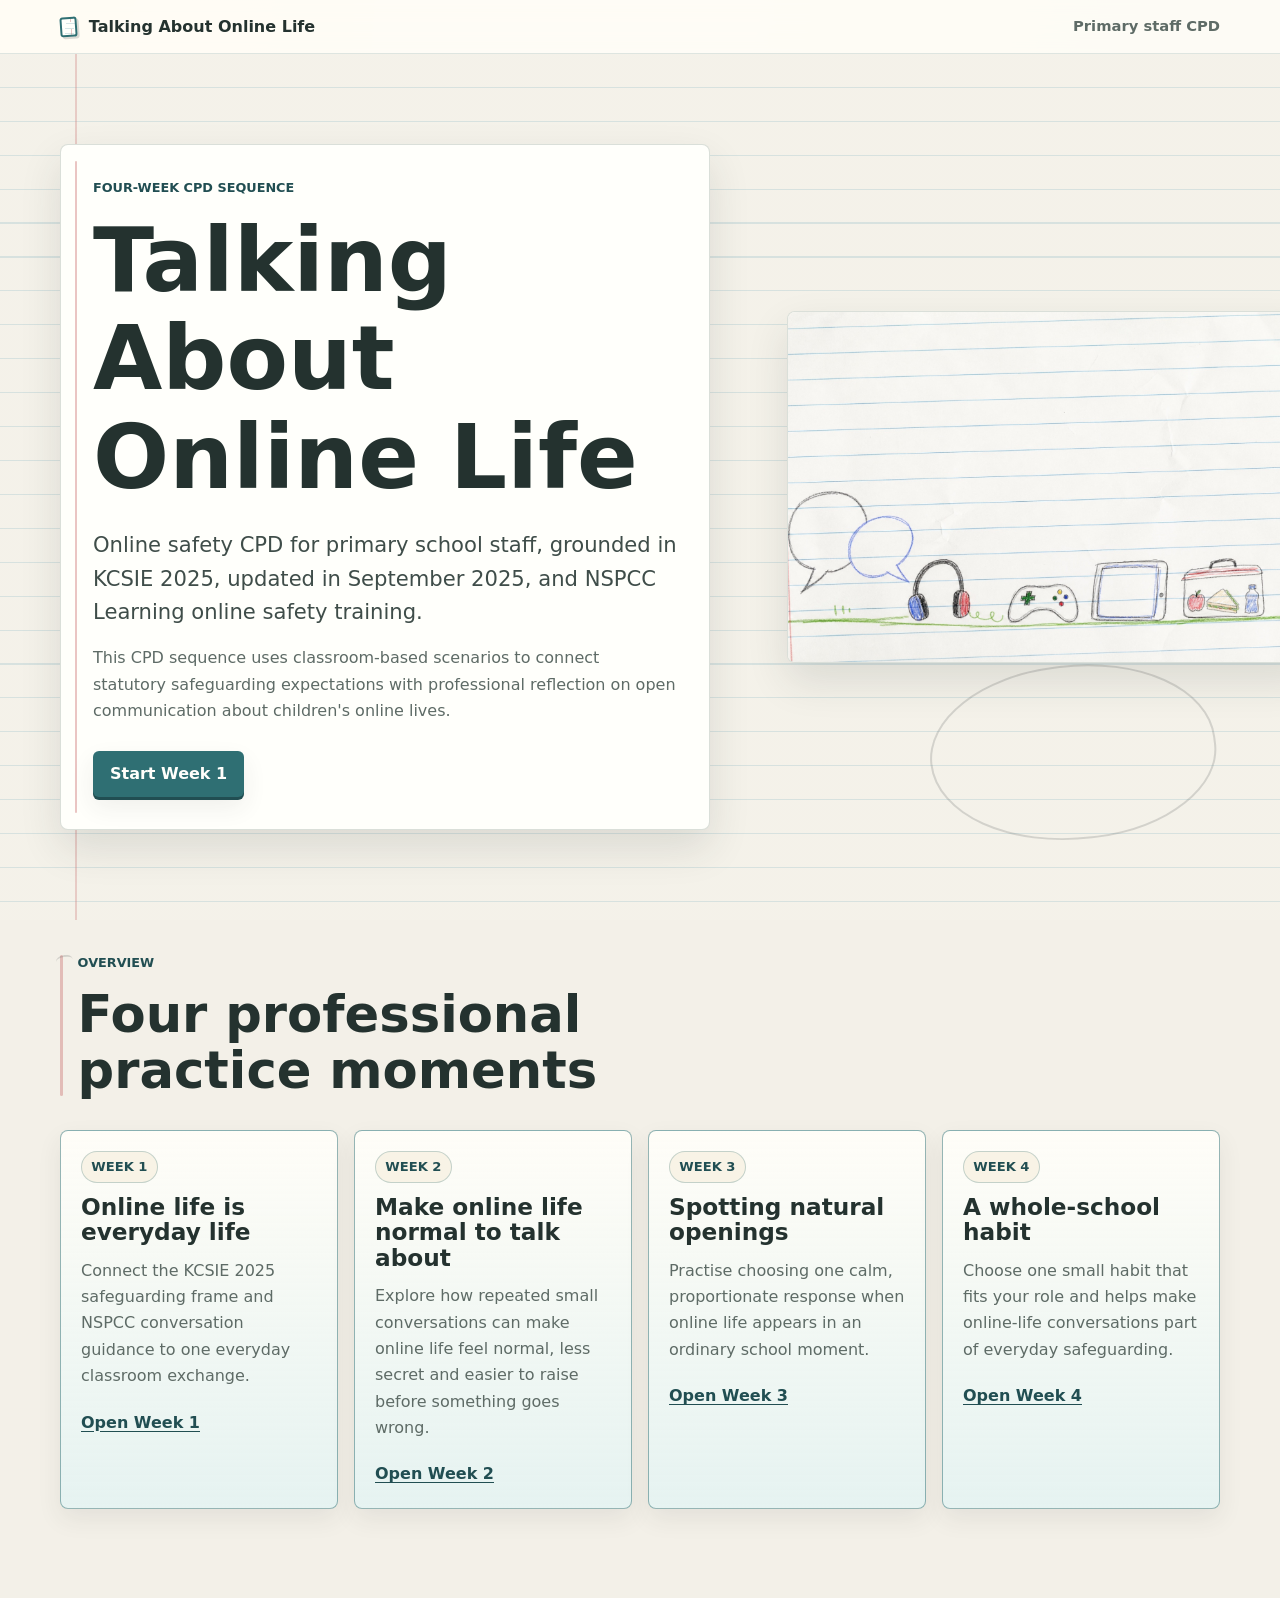
<file: index.html>
<!DOCTYPE html>
<html lang="en">
  <head>
    <meta charset="utf-8">
    <meta name="viewport" content="width=device-width, initial-scale=1">
    <meta
      name="description"
      content="A four-week online safety CPD sequence for primary school staff, grounded in KCSIE 2025 and NSPCC Learning."
    >
    <title>Talking About Online Life</title>
    <link rel="icon" href="assets/favicon.svg" type="image/svg+xml">
    <!-- Anonymous aggregate CPD engagement analytics. -->
    <script async src="https://www.googletagmanager.com/gtag/js?id=G-CVB58JZ1K7"></script>
    <script>
      window.dataLayer = window.dataLayer || [];
      function gtag(){dataLayer.push(arguments);}
      gtag('js', new Date());

      gtag('config', 'G-CVB58JZ1K7', {
        page_location: window.location.origin + window.location.pathname,
        page_path: window.location.pathname
      });
    </script>
    <link rel="stylesheet" href="shared/styles.css?v=20260827-1">
    <script src="shared/script.js?v=20260827-2" defer></script>
  </head>
  <body class="site-shell home-page annotated-journal">
    <a class="skip-link" href="#main">Skip to main content</a>

    <header class="site-header" aria-label="Site header">
      <div class="site-header__inner">
        <a class="brand-link" href="index.html" aria-label="Talking About Online Life home">
          <span class="brand-mark" aria-hidden="true"></span>
          <span>Talking About Online Life</span>
        </a>
        <span class="header-note">Primary staff CPD</span>
      </div>
    </header>

    <main id="main">
      <section class="home-hero section notebook-hero lesson-section">
        <div class="container hero-grid">
          <div class="hero-copy paper-panel hero-copy--annotated">
            <p class="eyebrow">Four-week CPD sequence</p>
            <h1>Talking About Online Life</h1>
            <p class="lead">
              Online safety CPD for primary school staff, grounded in KCSIE 2025,
              updated in September 2025, and NSPCC Learning online safety training.
            </p>
            <p>
              This CPD sequence uses classroom-based scenarios to connect statutory
              safeguarding expectations with professional reflection on open
              communication about children's online lives.
            </p>
            <a class="button button--primary" href="week-1/index.html">Start Week 1</a>
          </div>

          <figure class="paper-visual paper-visual--hero notebook-hero__visual">
            <img
              src="assets/images/notebook-week1-hero.jpg"
              alt="Childlike drawings of speech bubbles, headphones, a controller, a tablet and classroom objects on lined exercise-book paper."
              width="1800"
              height="1013"
              fetchpriority="high"
              decoding="async"
            >
          </figure>
        </div>
      </section>

      <section class="section section--tight lesson-section" aria-labelledby="weeks-heading">
        <div class="container">
          <div class="section-heading margin-prompt">
            <p class="eyebrow">Overview</p>
            <h2 id="weeks-heading">Four professional practice moments</h2>
          </div>

          <div class="week-grid">
            <article class="week-card paper-panel week-card--active">
              <p class="week-card__meta progress-marker">Week 1</p>
              <h3>Online life is everyday life</h3>
              <p>
                Connect the KCSIE 2025 safeguarding frame and NSPCC conversation
                guidance to one everyday classroom exchange.
              </p>
              <a class="text-link" href="week-1/index.html">Open Week 1</a>
            </article>

            <article class="week-card paper-panel week-card--active">
              <p class="week-card__meta progress-marker">Week 2</p>
              <h3>Make online life normal to talk about</h3>
              <p>
                Explore how repeated small conversations can make online life feel
                normal, less secret and easier to raise before something goes wrong.
              </p>
              <a class="text-link" href="week-2/index.html">Open Week 2</a>
            </article>

            <article class="week-card paper-panel week-card--active">
              <p class="week-card__meta progress-marker">Week 3</p>
              <h3>Spotting natural openings</h3>
              <p>
                Practise choosing one calm, proportionate response when online life
                appears in an ordinary school moment.
              </p>
              <a class="text-link" href="week-3/index.html">Open Week 3</a>
            </article>

            <article class="week-card paper-panel week-card--active">
              <p class="week-card__meta progress-marker">Week 4</p>
              <h3>A whole-school habit</h3>
              <p>
                Choose one small habit that fits your role and helps make online-life
                conversations part of everyday safeguarding.
              </p>
              <a class="text-link" href="week-4/index.html">Open Week 4</a>
            </article>
          </div>
        </div>
      </section>
    </main>
  </body>
</html>
</file>
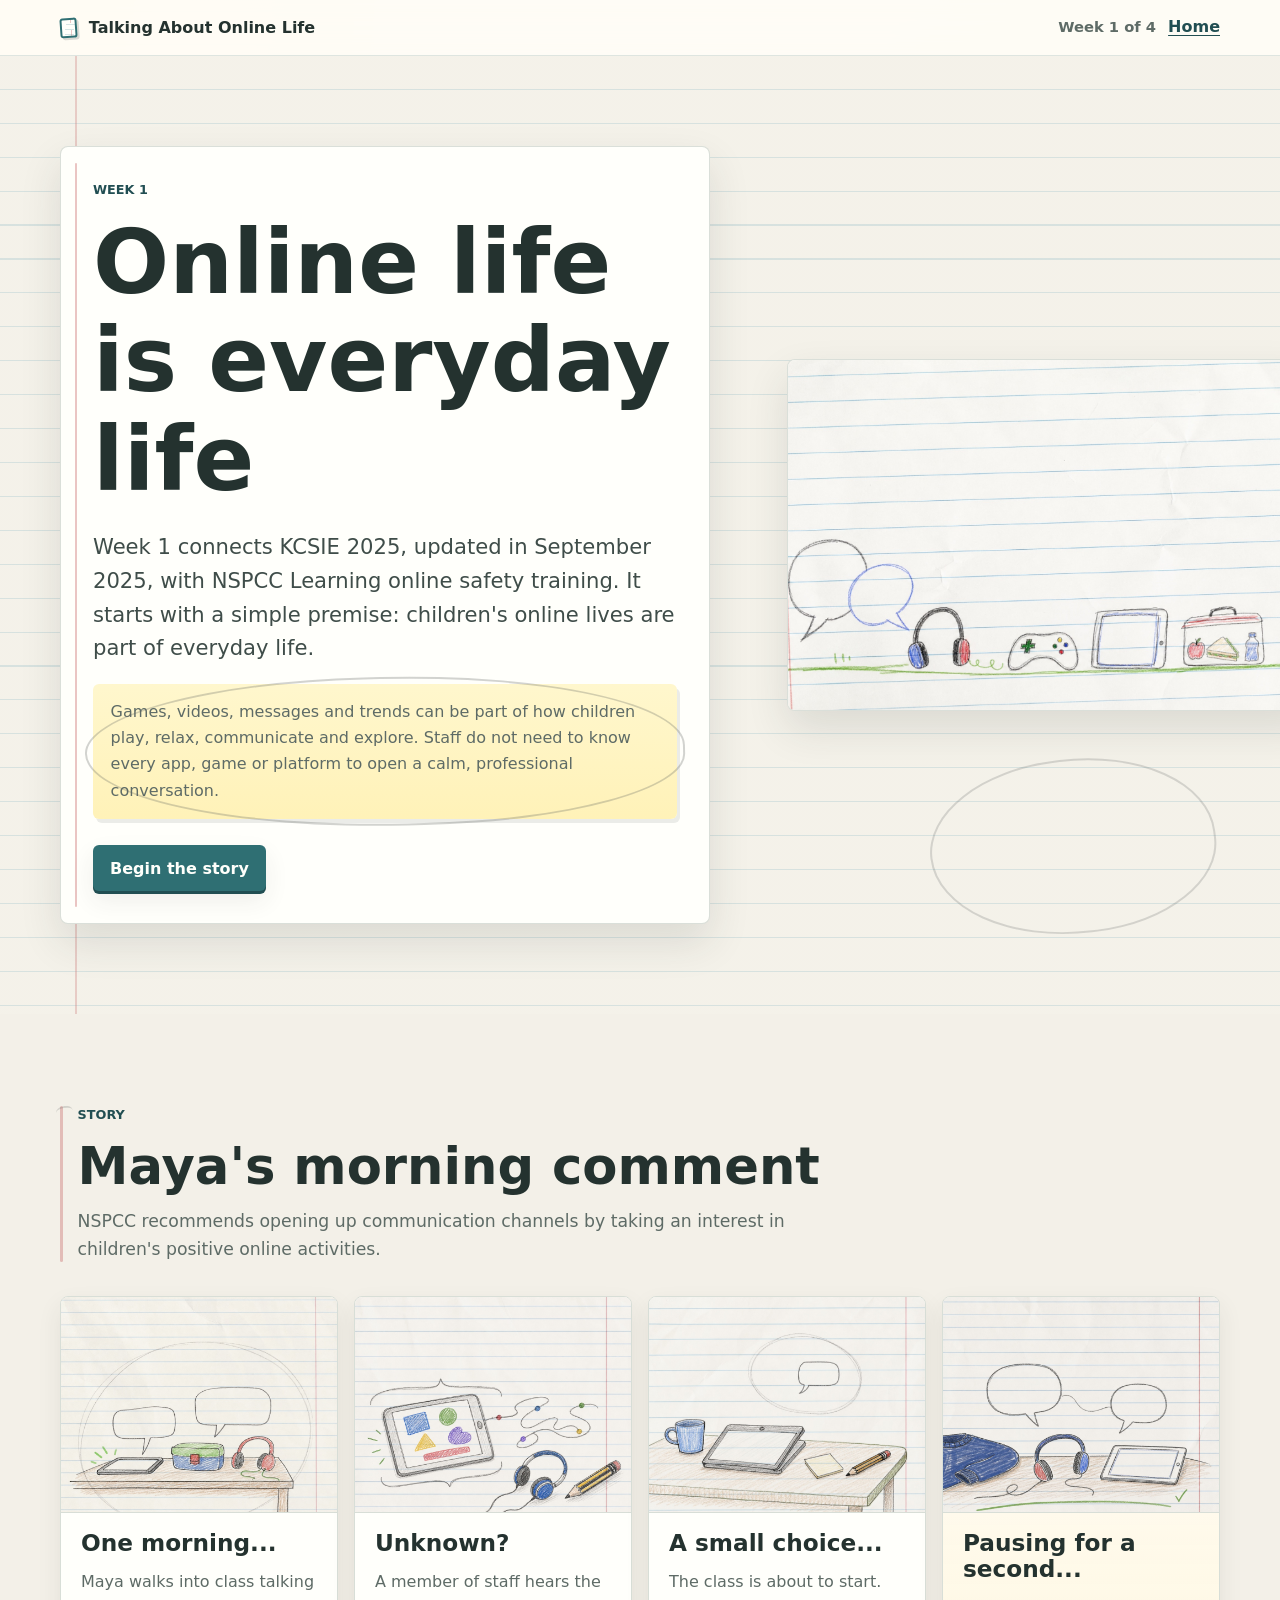
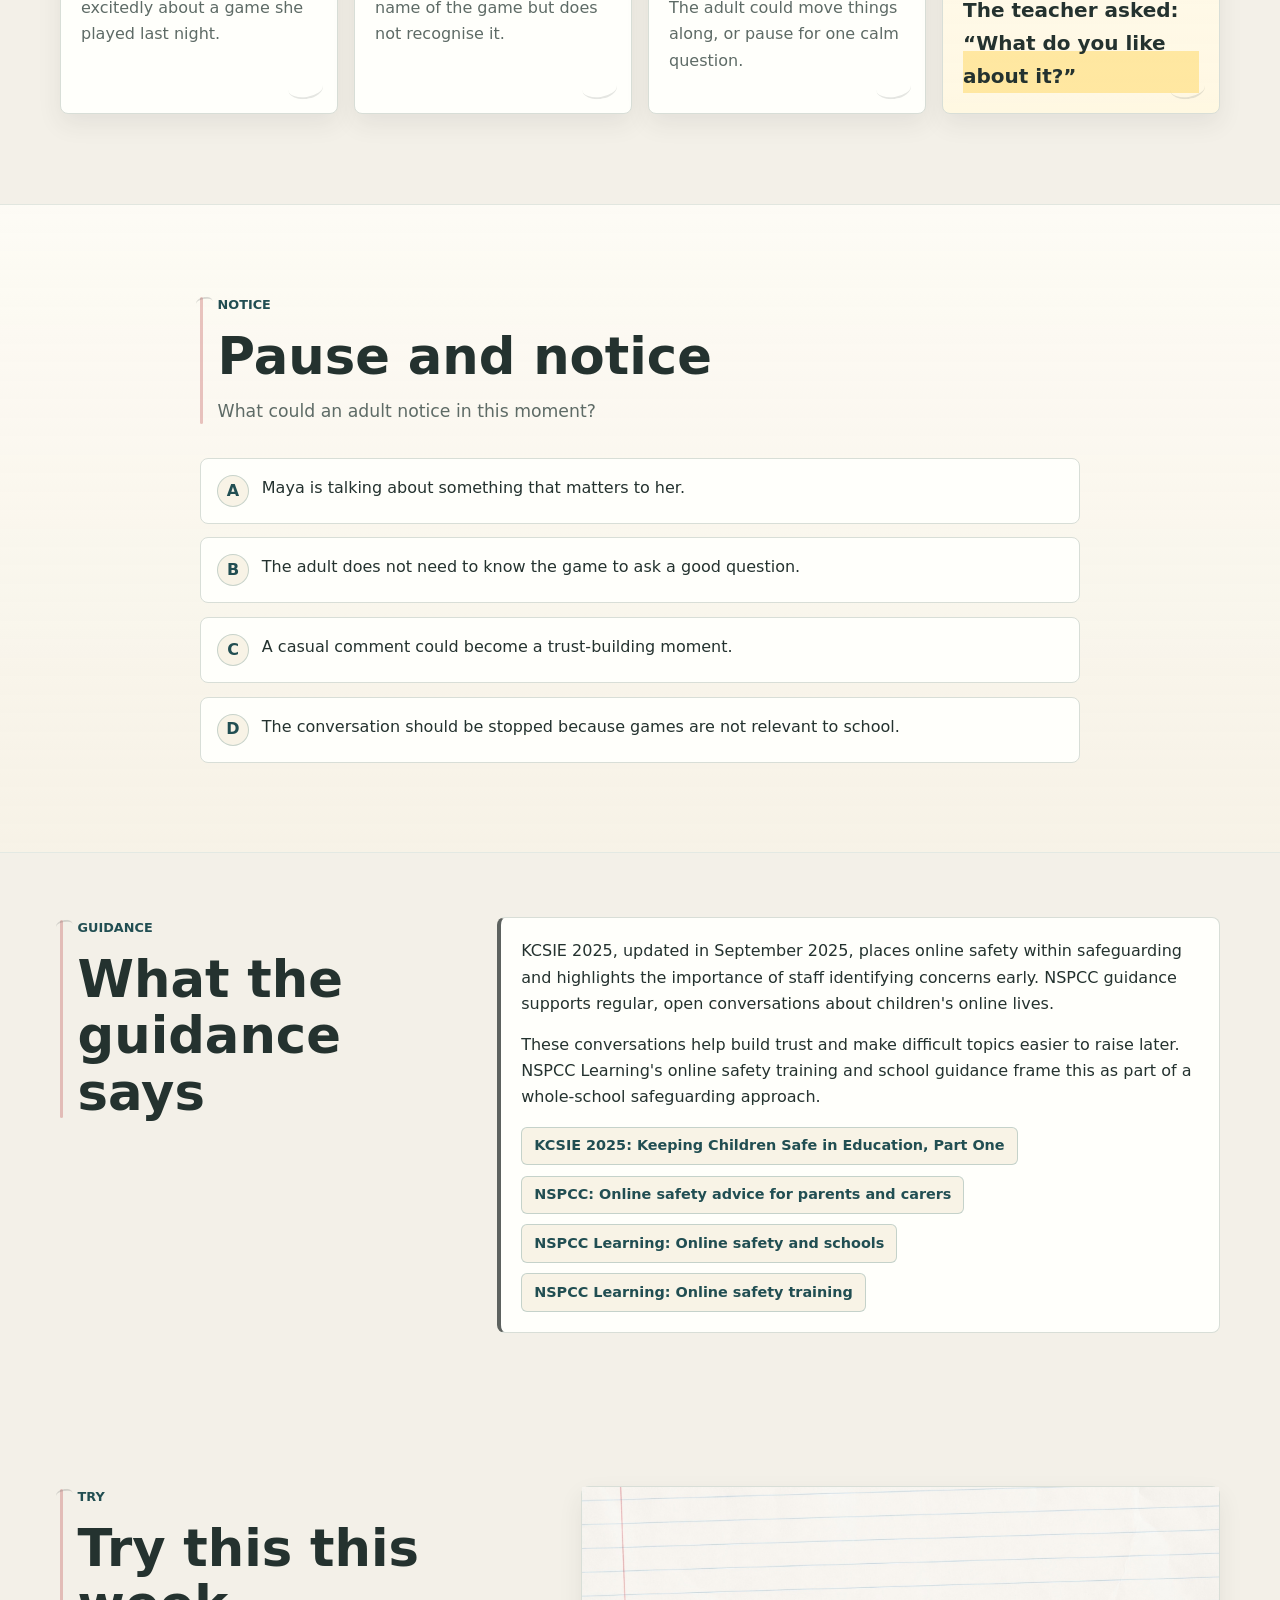
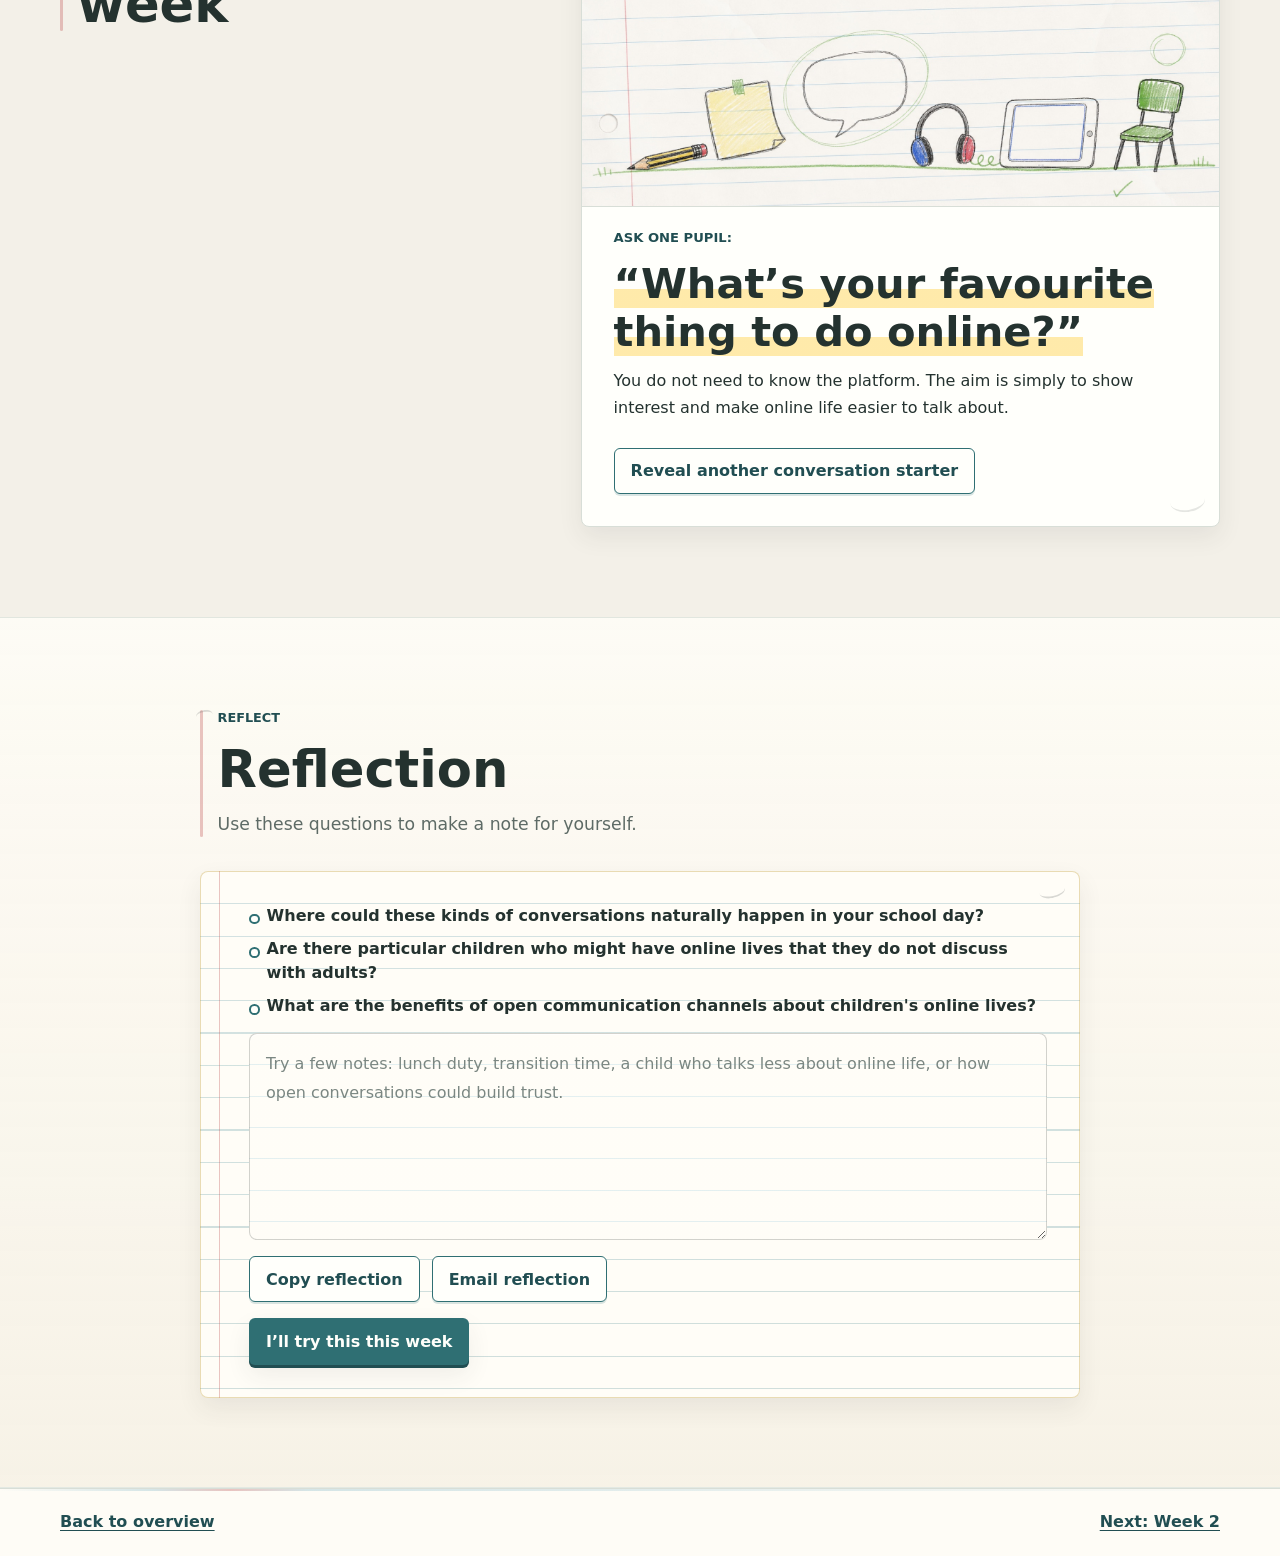
<file: week-1/index.html>
<!DOCTYPE html>
<html lang="en">
  <head>
    <meta charset="utf-8">
    <meta name="viewport" content="width=device-width, initial-scale=1">
    <meta
      name="description"
      content="Week 1 of Talking About Online Life: everyday conversations about children's online lives, grounded in KCSIE 2025 and NSPCC Learning."
    >
    <title>Week 1: Online life is everyday life</title>
    <link rel="icon" href="../assets/favicon.svg" type="image/svg+xml">
    <!-- Anonymous aggregate CPD engagement analytics. -->
    <script async src="https://www.googletagmanager.com/gtag/js?id=G-CVB58JZ1K7"></script>
    <script>
      window.dataLayer = window.dataLayer || [];
      function gtag(){dataLayer.push(arguments);}
      gtag('js', new Date());

      gtag('config', 'G-CVB58JZ1K7', {
        week_id: 'week_1',
        page_location: window.location.origin + window.location.pathname,
        page_path: window.location.pathname
      });
    </script>
    <script src="../assets/js/learning-analytics.js?v=20260623-1" defer></script>
    <link rel="stylesheet" href="../shared/styles.css?v=20260827-1">
    <script src="../shared/script.js?v=20260827-2" defer></script>
  </head>
  <body class="site-shell week-page annotated-journal" data-week-id="week_1">
    <a class="skip-link" href="#main">Skip to main content</a>

    <header class="site-header" aria-label="Site header">
      <div class="site-header__inner">
        <a class="brand-link" href="../index.html" aria-label="Talking About Online Life home">
          <span class="brand-mark" aria-hidden="true"></span>
          <span>Talking About Online Life</span>
        </a>
        <div class="header-actions">
          <span class="header-note">Week 1 of 4</span>
          <a class="header-link" href="../index.html">Home</a>
        </div>
      </div>
    </header>

    <main id="main">
      <section class="hero section notebook-hero lesson-section" data-section-id="introduction">
        <div class="container hero-grid">
          <div class="hero-copy paper-panel hero-copy--annotated">
            <p class="eyebrow">Week 1</p>
            <h1>Online life is everyday life</h1>
            <p class="lead">
              Week 1 connects KCSIE 2025, updated in September 2025, with NSPCC
              Learning online safety training. It starts with a simple premise:
              children's online lives are part of everyday life.
            </p>
            <p class="core-message teacher-annotation">
              Games, videos, messages and trends can be part of how children play,
              relax, communicate and explore. Staff do not need to know every app,
              game or platform to open a calm, professional conversation.
            </p>
            <button
              class="button button--primary"
              type="button"
              data-scroll-target="#storyboard"
              data-button-id="begin_story"
            >
              Begin the story
            </button>
          </div>

          <figure class="paper-visual paper-visual--hero notebook-hero__visual">
            <img
              src="../assets/images/notebook-week1-hero.jpg"
              alt="Childlike drawings of speech bubbles, headphones, a controller, a tablet and classroom objects on lined exercise-book paper."
              width="1800"
              height="1013"
              fetchpriority="high"
              decoding="async"
            >
          </figure>
        </div>
      </section>

      <section
        class="section lesson-section"
        id="storyboard"
        aria-labelledby="storyboard-heading"
        data-section-id="story"
      >
        <div class="container">
          <div class="section-heading margin-prompt">
            <p class="eyebrow">Story</p>
            <h2 id="storyboard-heading">Maya's morning comment</h2>
            <p>
              NSPCC recommends opening up communication channels by taking an interest
              in children's positive online activities.
            </p>
          </div>

          <div class="story-grid" aria-label="Four panel storyboard">
            <article class="story-card paper-panel activity-card">
              <img
                class="story-card__image"
                src="../assets/images/notebook-week1-story-comment.jpg"
                alt=""
                width="1000"
                height="1000"
                decoding="async"
              >
              <h3>One morning...</h3>
              <p>Maya walks into class talking excitedly about a game she played last night.</p>
            </article>

            <article class="story-card paper-panel activity-card">
              <img
                class="story-card__image"
                src="../assets/images/notebook-week1-story-platform.jpg"
                alt=""
                width="1000"
                height="1000"
                decoding="async"
              >
              <h3>Unknown?</h3>
              <p>A member of staff hears the name of the game but does not recognise it.</p>
            </article>

            <article class="story-card paper-panel activity-card">
              <img
                class="story-card__image"
                src="../assets/images/notebook-week1-story-notice.jpg"
                alt=""
                width="1000"
                height="1000"
                decoding="async"
              >
              <h3>A small choice...</h3>
              <p>The class is about to start. The adult could move things along, or pause for one calm question.</p>
            </article>

            <article class="story-card story-card--quote paper-panel activity-card">
              <img
                class="story-card__image"
                src="../assets/images/notebook-week1-story-question.jpg"
                alt=""
                width="1000"
                height="1000"
                decoding="async"
              >
              <h3>Pausing for a second...</h3>
              <p class="story-quote">The teacher asked: &ldquo;What do you like about it?&rdquo;</p>
            </article>
          </div>
        </div>
      </section>

      <section
        class="section section--tint lesson-section lesson-section--activity"
        aria-labelledby="notice-heading"
        data-section-id="pause_and_notice"
      >
        <div class="container narrow">
          <div class="section-heading margin-prompt">
            <p class="eyebrow">Notice</p>
            <h2 id="notice-heading">Pause and notice</h2>
            <p>What could an adult notice in this moment?</p>
          </div>

          <div class="notice-options" aria-label="Select all that apply">
            <div class="notice-option-item">
              <button
                class="option-card activity-card"
                type="button"
                aria-pressed="false"
                aria-controls="notice-feedback-a"
                data-notice-option
                data-button-id="notice_option_a"
              >
                <span class="option-card__letter">A</span>
                <span>Maya is talking about something that matters to her.</span>
              </button>
              <div
                class="feedback-panel feedback-panel--option reflection-note"
                id="notice-feedback-a"
                aria-live="polite"
                data-notice-response
                hidden
              >
                <p>
                  Yes - this is the kind of small moment that can help adults understand
                  pupils' online worlds and support a culture where children feel able to talk.
                </p>
              </div>
            </div>

            <div class="notice-option-item">
              <button
                class="option-card activity-card"
                type="button"
                aria-pressed="false"
                aria-controls="notice-feedback-b"
                data-notice-option
                data-button-id="notice_option_b"
              >
                <span class="option-card__letter">B</span>
                <span>The adult does not need to know the game to ask a good question.</span>
              </button>
              <div
                class="feedback-panel feedback-panel--option reflection-note"
                id="notice-feedback-b"
                aria-live="polite"
                data-notice-response
                hidden
              >
                <p>
                  Yes - this is the kind of small moment that can help adults understand
                  pupils' online worlds and support a culture where children feel able to talk.
                </p>
              </div>
            </div>

            <div class="notice-option-item">
              <button
                class="option-card activity-card"
                type="button"
                aria-pressed="false"
                aria-controls="notice-feedback-c"
                data-notice-option
                data-button-id="notice_option_c"
              >
                <span class="option-card__letter">C</span>
                <span>A casual comment could become a trust-building moment.</span>
              </button>
              <div
                class="feedback-panel feedback-panel--option reflection-note"
                id="notice-feedback-c"
                aria-live="polite"
                data-notice-response
                hidden
              >
                <p>
                  Yes - this is the kind of small moment that can help adults understand
                  pupils' online worlds and support a culture where children feel able to talk.
                </p>
              </div>
            </div>

            <div class="notice-option-item">
              <button
                class="option-card activity-card"
                type="button"
                aria-pressed="false"
                aria-controls="notice-feedback-d"
                data-notice-option
                data-button-id="notice_option_d"
              >
                <span class="option-card__letter">D</span>
                <span>The conversation should be stopped because games are not relevant to school.</span>
              </button>
              <div
                class="feedback-panel feedback-panel--option reflection-note"
                id="notice-feedback-d"
                aria-live="polite"
                data-notice-response
                hidden
              >
                <p>
                  This might close the conversation too quickly. The aim is not to approve
                  or disapprove of the game, but to keep a safe, curious conversation open.
                </p>
              </div>
            </div>
          </div>
        </div>
      </section>

      <section
        class="section section--compact lesson-section"
        aria-labelledby="guidance-heading"
        data-section-id="guidance"
      >
        <div class="container">
          <div class="guidance-layout">
            <div class="section-heading section-heading--compact margin-prompt">
              <p class="eyebrow">Guidance</p>
              <h2 id="guidance-heading">What the guidance says</h2>
            </div>

            <div class="guidance-card safeguarding-callout paper-panel">
              <p>
                KCSIE 2025, updated in September 2025, places online safety within
                safeguarding and highlights the importance of staff identifying
                concerns early. NSPCC guidance supports regular, open conversations
                about children's online lives.
              </p>
              <p>
                These conversations help build trust and make difficult topics easier
                to raise later. NSPCC Learning's online safety training and school
                guidance frame this as part of a whole-school safeguarding approach.
              </p>

              <ul class="source-list" aria-label="Source labels">
                <li>
                  <a href="https://www.gov.uk/government/publications/keeping-children-safe-in-education--2">
                    KCSIE 2025: Keeping Children Safe in Education, Part One
                  </a>
                </li>
                <li>
                  <a href="https://www.nspcc.org.uk/keeping-children-safe/online-safety/">
                    NSPCC: Online safety advice for parents and carers
                  </a>
                </li>
                <li>
                  <a href="https://learning.nspcc.org.uk/online-safety/online-safety-for-schools">
                    NSPCC Learning: Online safety and schools
                  </a>
                </li>
                <li>
                  <a href="https://learning.nspcc.org.uk/training/online-safety">
                    NSPCC Learning: Online safety training
                  </a>
                </li>
              </ul>
            </div>
          </div>
        </div>
      </section>

      <section
        class="section lesson-section"
        aria-labelledby="try-heading"
        data-section-id="try_this_week"
      >
        <div class="container action-grid">
          <div class="section-heading margin-prompt">
            <p class="eyebrow">Try</p>
            <h2 id="try-heading">Try this this week</h2>
          </div>

          <div class="action-card paper-panel activity-card">
            <img
              class="action-card__image"
              src="../assets/images/notebook-week1-action.jpg"
              alt=""
              width="1800"
              height="1013"
              decoding="async"
            >
            <p class="action-card__label">Ask one pupil:</p>
            <p class="action-card__prompt">&ldquo;What&rsquo;s your favourite thing to do online?&rdquo;</p>
            <p>
              You do not need to know the platform. The aim is simply to show interest
              and make online life easier to talk about.
            </p>
            <button
              class="button button--secondary"
              type="button"
              aria-controls="starter-list"
              aria-expanded="false"
              data-reveal-starters
              data-button-id="reveal_conversation_starters"
            >
              Reveal another conversation starter
            </button>

            <div class="starter-list" id="starter-list" data-starter-list hidden>
              <p>&ldquo;What creative things do you do online?&rdquo;</p>
              <p>&ldquo;What kinds of games do you like?&rdquo;</p>
            </div>
          </div>
        </div>
      </section>

      <section
        class="section section--tint lesson-section lesson-section--reflection"
        aria-labelledby="reflection-heading"
        data-section-id="reflection"
      >
        <div class="container narrow">
          <div class="section-heading margin-prompt">
            <p class="eyebrow">Reflect</p>
            <h2 id="reflection-heading">Reflection</h2>
            <p>Use these questions to make a note for yourself.</p>
          </div>

          <div class="reflection-card reflection-note lined-paper-panel">
            <label class="visually-hidden" for="reflection-response">
              Reflection notes
            </label>
            <div class="reflection-prompts" id="reflection-prompts">
              <p>Where could these kinds of conversations naturally happen in your school day?</p>
              <p>Are there particular children who might have online lives that they do not discuss with adults?</p>
              <p>What are the benefits of open communication channels about children's online lives?</p>
            </div>
            <textarea
              id="reflection-response"
              class="reflection-input"
              data-reflection-input="true"
              aria-describedby="reflection-prompts"
              placeholder="Try a few notes: lunch duty, transition time, a child who talks less about online life, or how open conversations could build trust."
              rows="6"
            ></textarea>
            <div class="reflection-tools" aria-label="Save your reflection">
              <button
                class="button button--secondary"
                type="button"
                data-copy-reflection
                data-button-id="copy_reflection"
              >
                Copy reflection
              </button>
              <button
                class="button button--secondary"
                type="button"
                data-email-reflection
                data-button-id="email_reflection"
              >
                Email reflection
              </button>
            </div>
            <p
              class="feedback-panel feedback-panel--inline reflection-tools-feedback"
              aria-live="polite"
              data-reflection-tools-feedback
              hidden
            ></p>
            <button
              class="button button--primary"
              type="button"
              data-reflection-button
              data-button-id="commit_to_try"
            >
              I&rsquo;ll try this this week
            </button>
            <p class="feedback-panel feedback-panel--inline" aria-live="polite" data-reflection-feedback hidden>
              Small conversations build trust. Try one low-pressure question this week.
            </p>
          </div>
        </div>
      </section>
    </main>

    <footer class="footer-nav module-divider" aria-label="Week navigation">
      <div class="container footer-nav__inner">
        <a class="text-link" href="../index.html">Back to overview</a>
        <a class="text-link" href="../week-2/index.html">Next: Week 2</a>
      </div>
    </footer>
  </body>
</html>
</file>
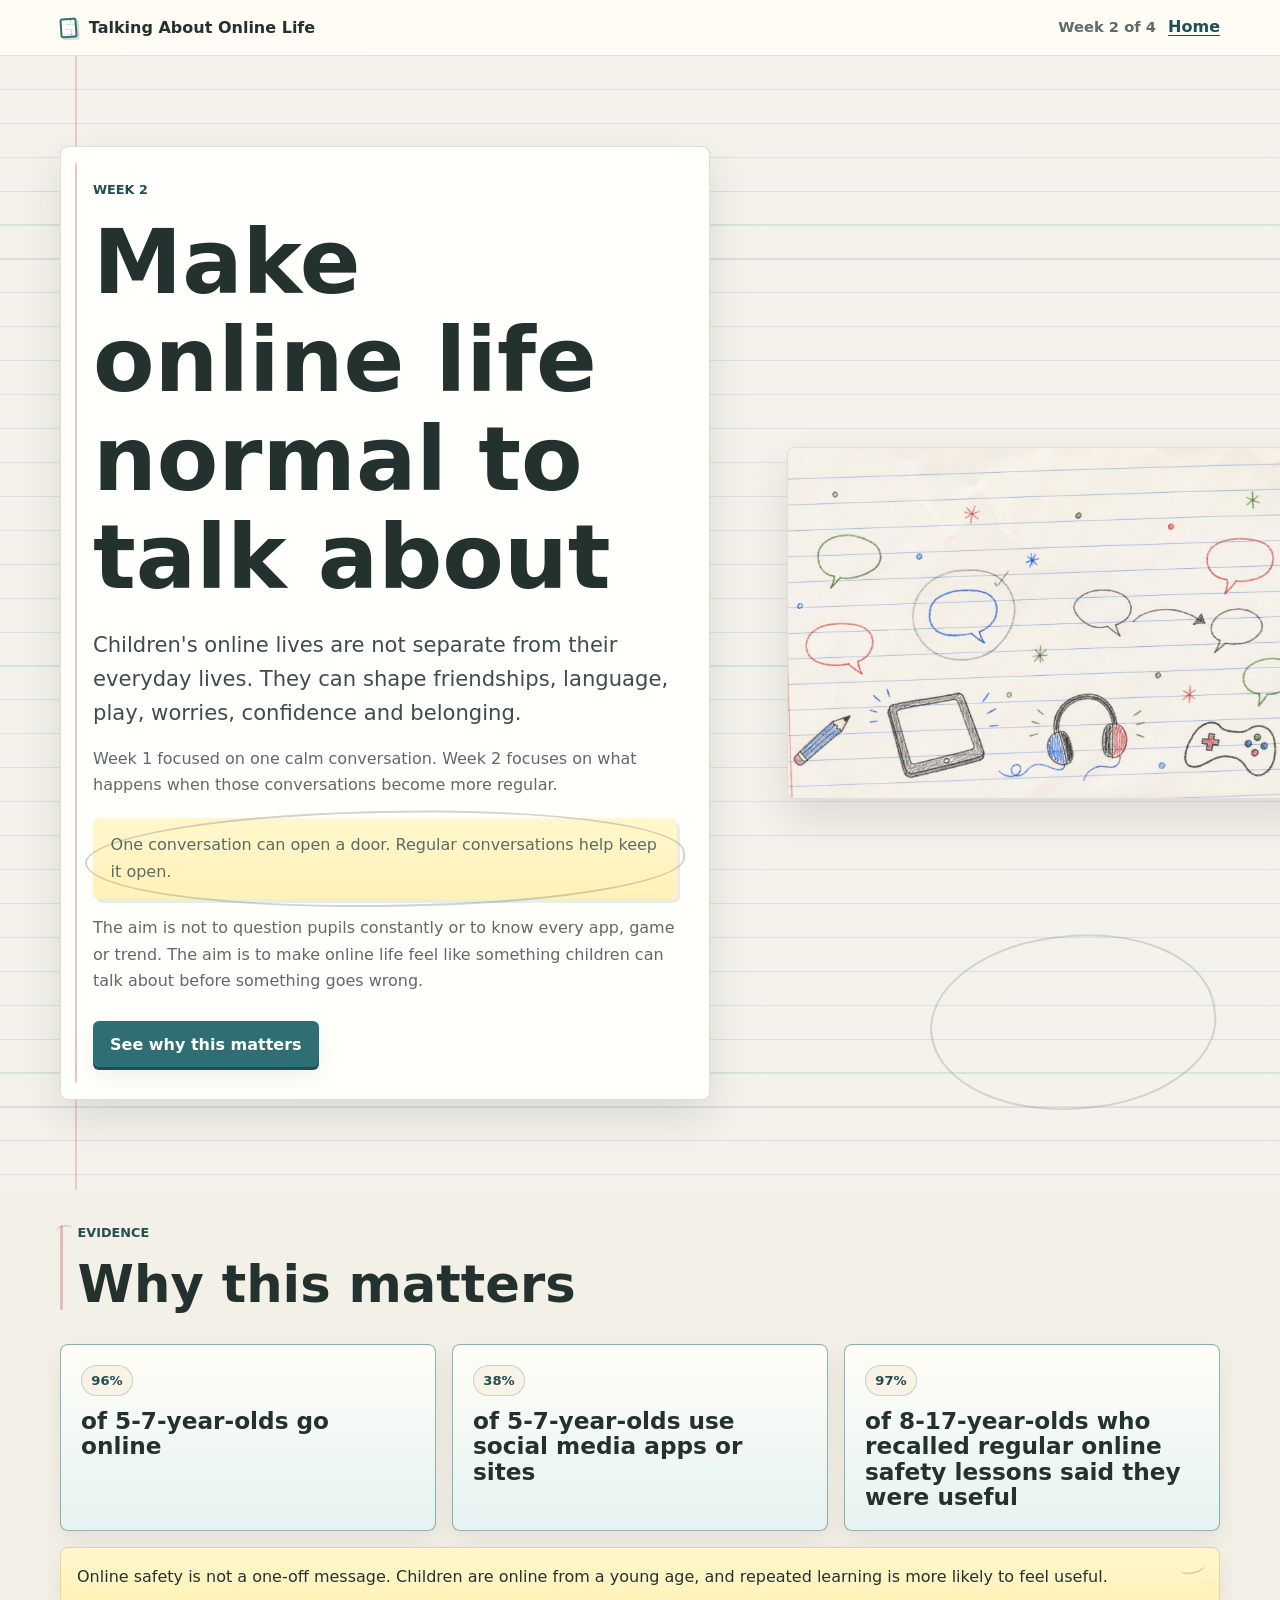
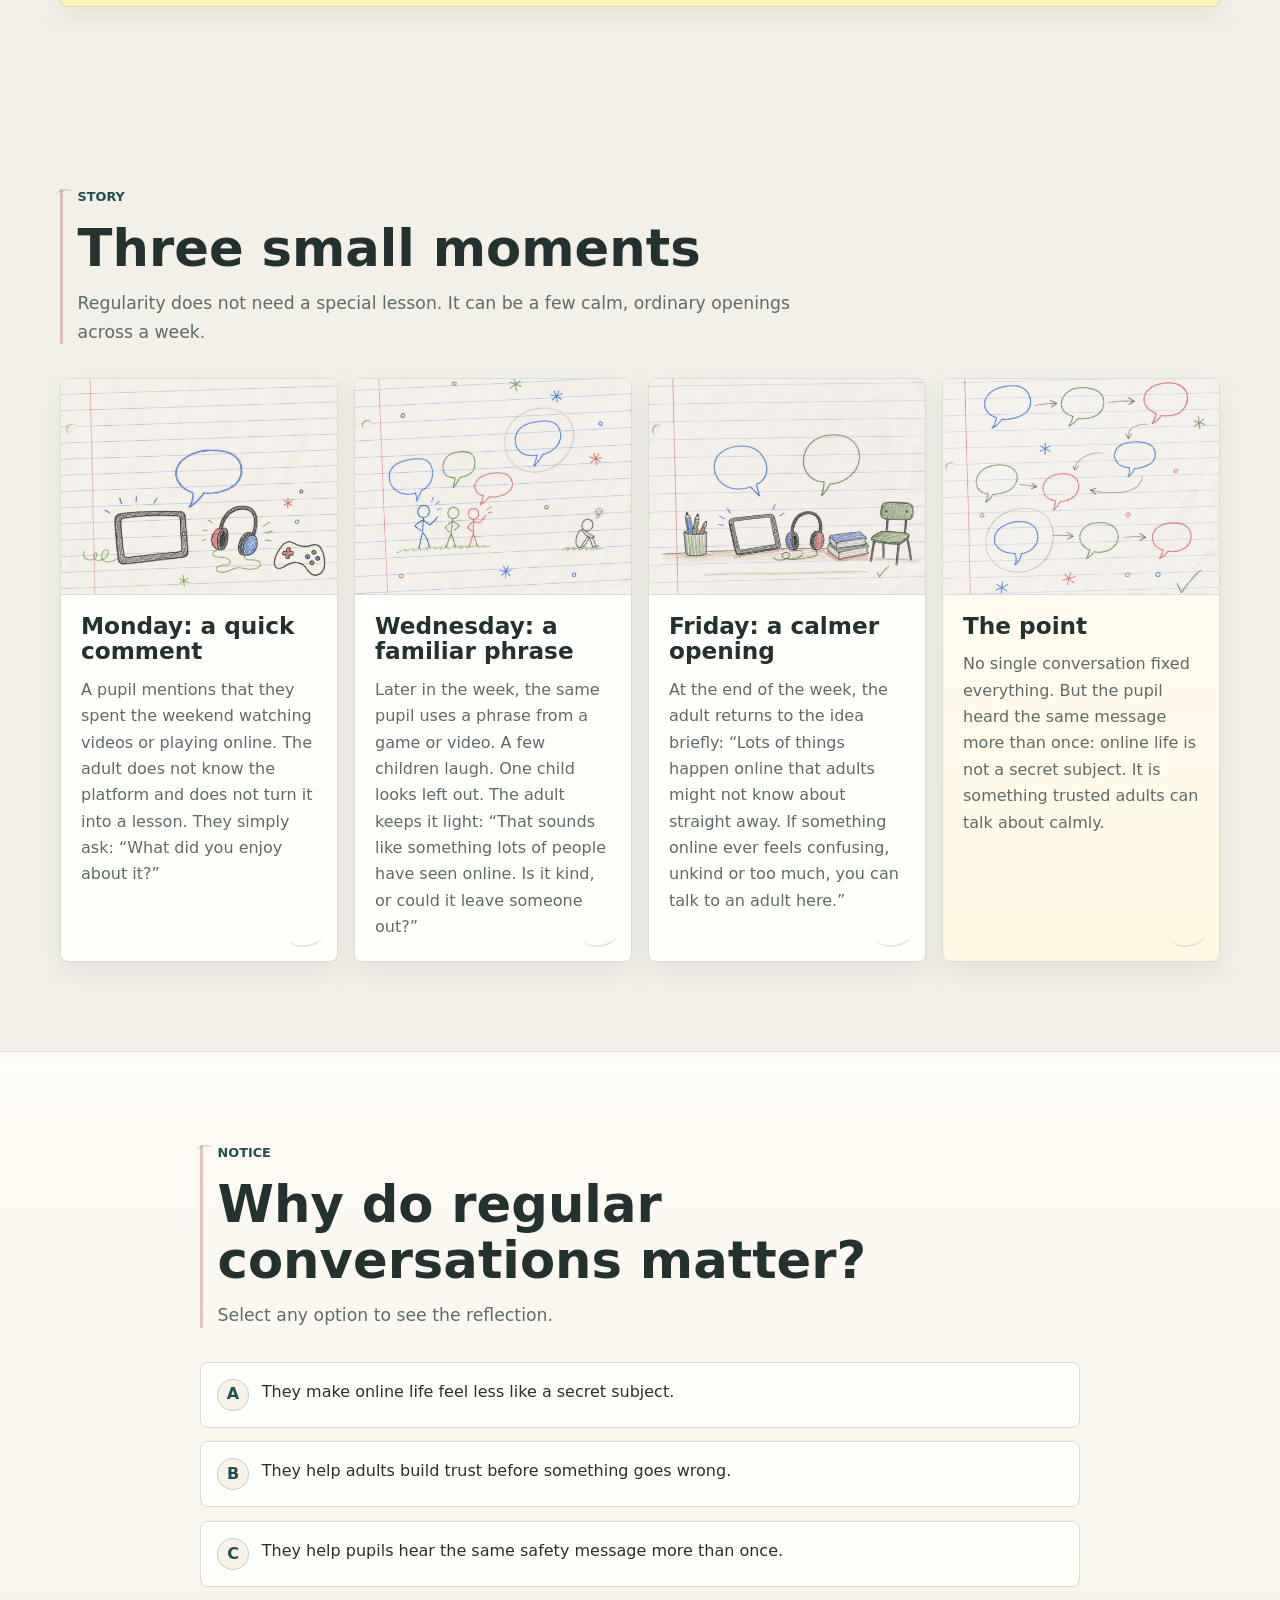
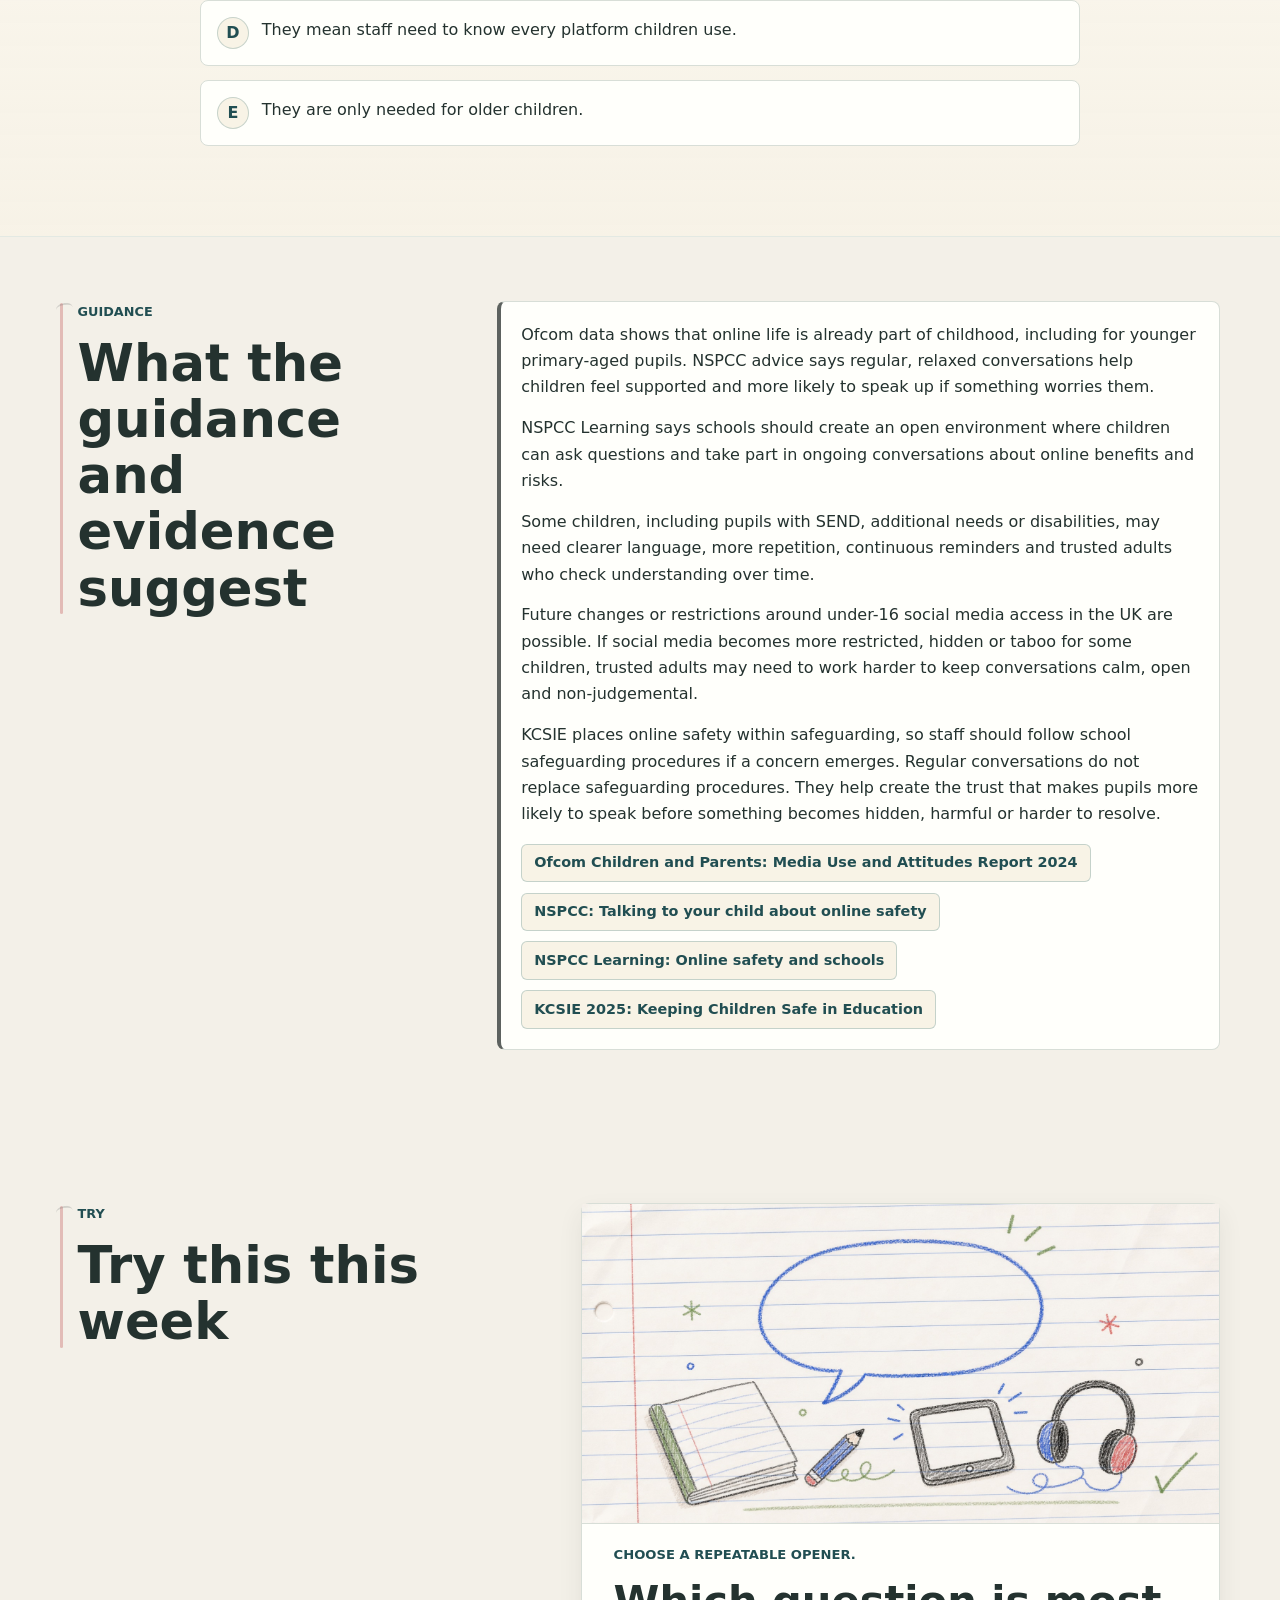
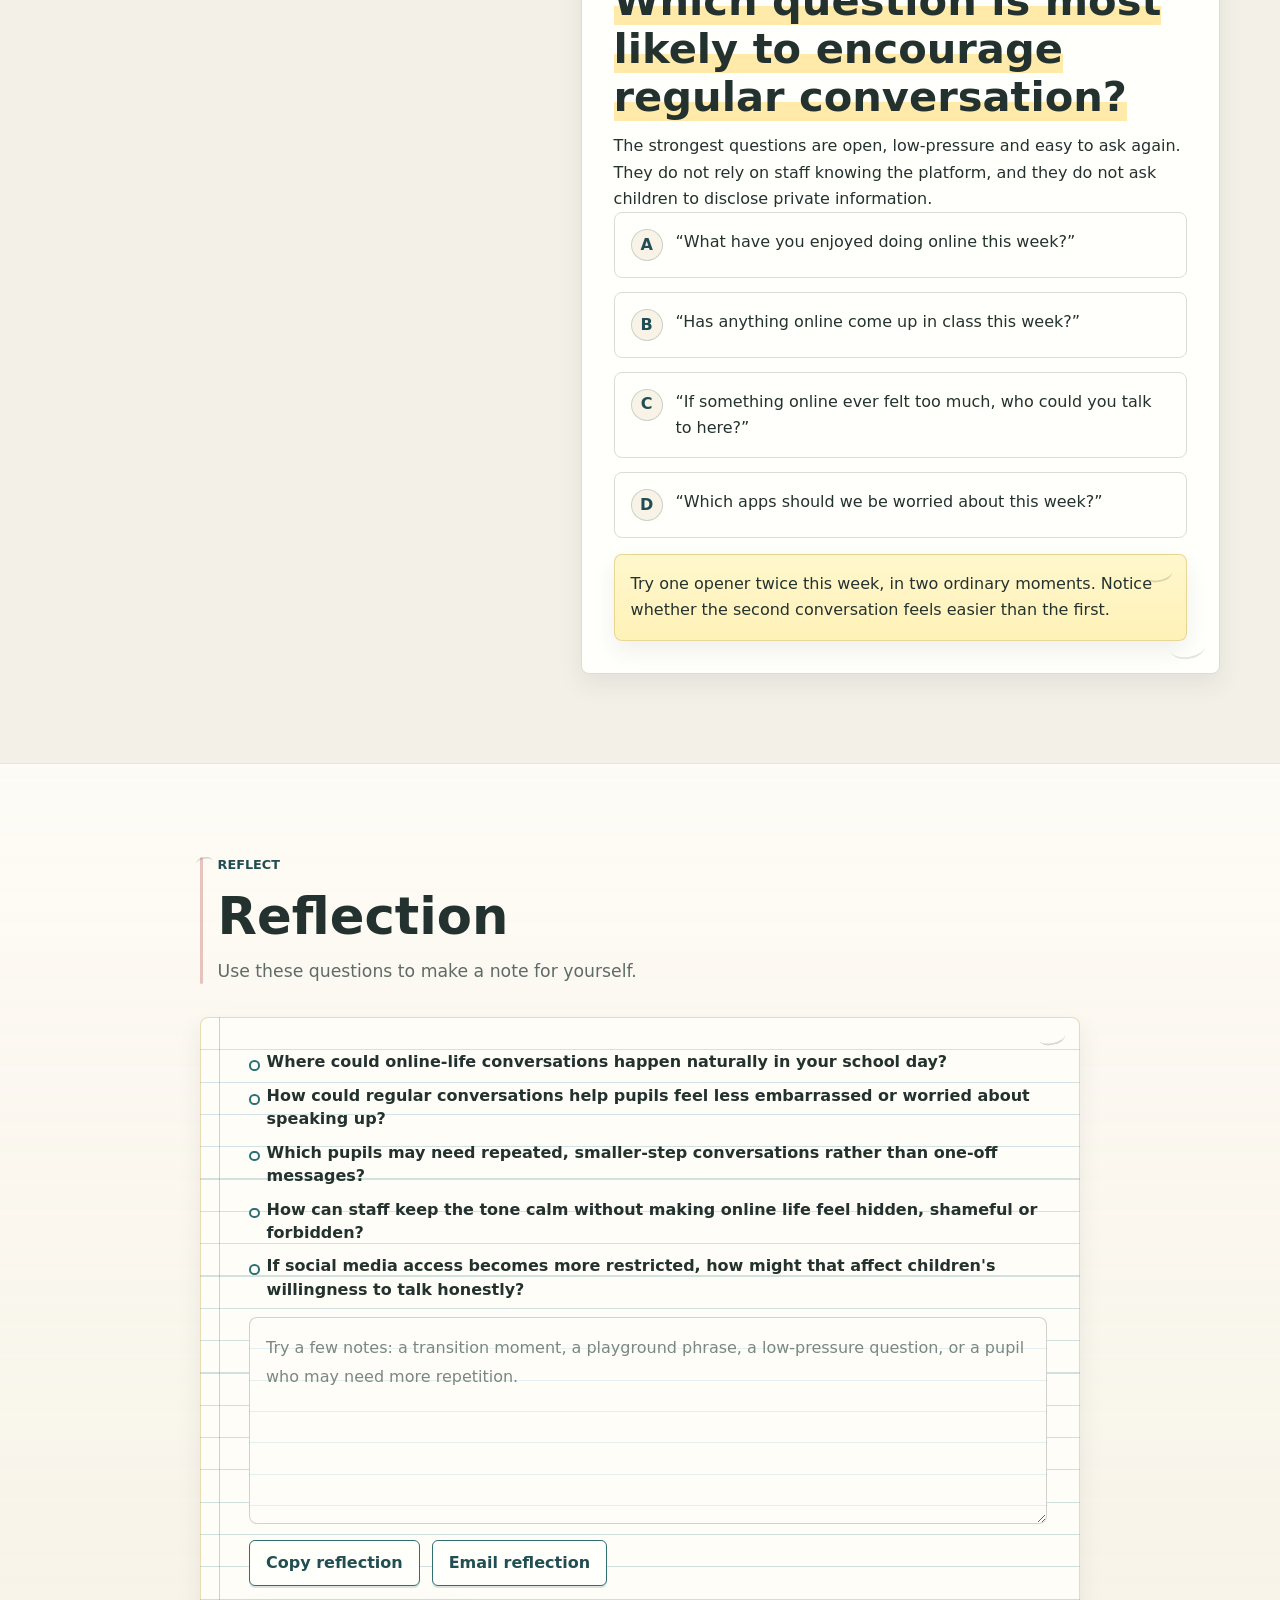
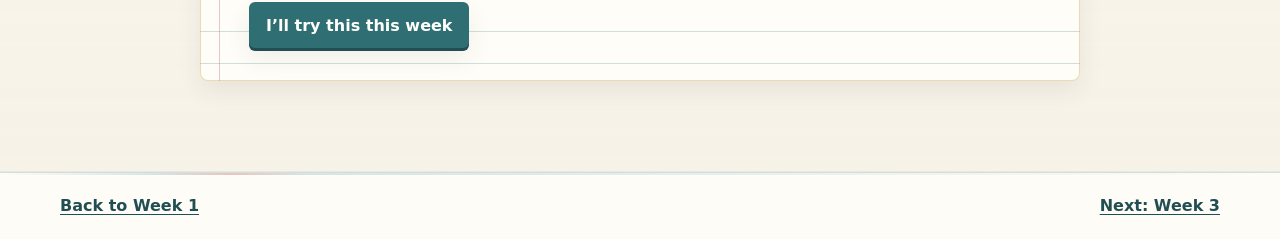
<file: week-2/index.html>
<!DOCTYPE html>
<html lang="en">
  <head>
    <meta charset="utf-8">
    <meta name="viewport" content="width=device-width, initial-scale=1">
    <meta
      name="description"
      content="Week 2 of Talking About Online Life: making online life normal to talk about through regular, relaxed conversations."
    >
    <title>Week 2: Make online life normal to talk about</title>
    <link rel="icon" href="../assets/favicon.svg" type="image/svg+xml">
    <!-- Anonymous aggregate CPD engagement analytics. -->
    <script async src="https://www.googletagmanager.com/gtag/js?id=G-CVB58JZ1K7"></script>
    <script>
      window.dataLayer = window.dataLayer || [];
      function gtag(){dataLayer.push(arguments);}
      gtag('js', new Date());

      gtag('config', 'G-CVB58JZ1K7', {
        week_id: 'week_2',
        page_location: window.location.origin + window.location.pathname,
        page_path: window.location.pathname
      });
    </script>
    <script src="../assets/js/learning-analytics.js?v=20260623-1" defer></script>
    <link rel="stylesheet" href="../shared/styles.css?v=20260827-1">
    <script src="../shared/script.js?v=20260827-2" defer></script>
  </head>
  <body class="site-shell week-page annotated-journal" data-week-id="week_2">
    <a class="skip-link" href="#main">Skip to main content</a>

    <header class="site-header" aria-label="Site header">
      <div class="site-header__inner">
        <a class="brand-link" href="../index.html" aria-label="Talking About Online Life home">
          <span class="brand-mark" aria-hidden="true"></span>
          <span>Talking About Online Life</span>
        </a>
        <div class="header-actions">
          <span class="header-note">Week 2 of 4</span>
          <a class="header-link" href="../index.html">Home</a>
        </div>
      </div>
    </header>

    <main id="main">
      <section class="hero section notebook-hero lesson-section" data-section-id="introduction">
        <div class="container hero-grid">
          <div class="hero-copy paper-panel hero-copy--annotated">
            <p class="eyebrow">Week 2</p>
            <h1>Make online life normal to talk about</h1>
            <p class="lead">
              Children's online lives are not separate from their everyday lives.
              They can shape friendships, language, play, worries, confidence and
              belonging.
            </p>
            <p>
              Week 1 focused on one calm conversation. Week 2 focuses on what
              happens when those conversations become more regular.
            </p>
            <p class="core-message teacher-annotation">
              One conversation can open a door. Regular conversations help keep it open.
            </p>
            <p>
              The aim is not to question pupils constantly or to know every app,
              game or trend. The aim is to make online life feel like something
              children can talk about before something goes wrong.
            </p>
            <button
              class="button button--primary"
              type="button"
              data-scroll-target="#evidence"
              data-button-id="see_why_this_matters"
            >
              See why this matters
            </button>
          </div>

          <figure class="paper-visual paper-visual--hero notebook-hero__visual">
            <img
              src="../assets/images/notebook-week2-hero.jpg"
              alt="Childlike drawings of repeated speech bubbles, headphones, a tablet and classroom objects on lined exercise-book paper, with gentle adult annotation marks."
              width="1800"
              height="1013"
              fetchpriority="high"
              decoding="async"
            >
          </figure>
        </div>
      </section>

      <section
        class="section section--tight lesson-section"
        id="evidence"
        aria-labelledby="evidence-heading"
        data-section-id="evidence"
      >
        <div class="container">
          <div class="section-heading margin-prompt">
            <p class="eyebrow">Evidence</p>
            <h2 id="evidence-heading">Why this matters</h2>
          </div>

          <div class="week-grid evidence-grid" aria-label="Evidence cards">
            <article class="week-card paper-panel week-card--active">
              <p class="week-card__meta progress-marker">96%</p>
              <h3>of 5-7-year-olds go online</h3>
            </article>

            <article class="week-card paper-panel week-card--active">
              <p class="week-card__meta progress-marker">38%</p>
              <h3>of 5-7-year-olds use social media apps or sites</h3>
            </article>

            <article class="week-card paper-panel week-card--active">
              <p class="week-card__meta progress-marker">97%</p>
              <h3>
                of 8-17-year-olds who recalled regular online safety lessons said
                they were useful
              </h3>
            </article>
          </div>

          <p class="feedback-panel feedback-panel--inline">
            Online safety is not a one-off message. Children are online from a
            young age, and repeated learning is more likely to feel useful.
          </p>
        </div>
      </section>

      <section
        class="section lesson-section"
        id="storyboard"
        aria-labelledby="storyboard-heading"
        data-section-id="story"
      >
        <div class="container">
          <div class="section-heading margin-prompt">
            <p class="eyebrow">Story</p>
            <h2 id="storyboard-heading">Three small moments</h2>
            <p>
              Regularity does not need a special lesson. It can be a few calm,
              ordinary openings across a week.
            </p>
          </div>

          <div class="story-grid" aria-label="Four panel storyboard">
            <article class="story-card paper-panel activity-card">
              <img
                class="story-card__image"
                src="../assets/images/notebook-week2-story-monday.jpg"
                alt=""
                width="1000"
                height="1000"
                decoding="async"
              >
              <h3>Monday: a quick comment</h3>
              <p>
                A pupil mentions that they spent the weekend watching videos or
                playing online. The adult does not know the platform and does not
                turn it into a lesson. They simply ask: &ldquo;What did you enjoy about it?&rdquo;
              </p>
            </article>

            <article class="story-card paper-panel activity-card">
              <img
                class="story-card__image"
                src="../assets/images/notebook-week2-story-wednesday.jpg"
                alt=""
                width="1000"
                height="1000"
                decoding="async"
              >
              <h3>Wednesday: a familiar phrase</h3>
              <p>
                Later in the week, the same pupil uses a phrase from a game or video.
                A few children laugh. One child looks left out. The adult keeps it light:
                &ldquo;That sounds like something lots of people have seen online. Is it
                kind, or could it leave someone out?&rdquo;
              </p>
            </article>

            <article class="story-card paper-panel activity-card">
              <img
                class="story-card__image"
                src="../assets/images/notebook-week2-story-friday.jpg"
                alt=""
                width="1000"
                height="1000"
                decoding="async"
              >
              <h3>Friday: a calmer opening</h3>
              <p>
                At the end of the week, the adult returns to the idea briefly:
                &ldquo;Lots of things happen online that adults might not know about
                straight away. If something online ever feels confusing, unkind or
                too much, you can talk to an adult here.&rdquo;
              </p>
            </article>

            <article class="story-card story-card--quote paper-panel activity-card">
              <img
                class="story-card__image"
                src="../assets/images/notebook-week2-story-point.jpg"
                alt=""
                width="1000"
                height="1000"
                decoding="async"
              >
              <h3>The point</h3>
              <p>
                No single conversation fixed everything. But the pupil heard the
                same message more than once: online life is not a secret subject.
                It is something trusted adults can talk about calmly.
              </p>
            </article>
          </div>
        </div>
      </section>

      <section
        class="section section--tint lesson-section lesson-section--activity"
        aria-labelledby="notice-heading"
        data-section-id="regular_conversations_activity"
      >
        <div class="container narrow">
          <div class="section-heading margin-prompt">
            <p class="eyebrow">Notice</p>
            <h2 id="notice-heading">Why do regular conversations matter?</h2>
            <p>Select any option to see the reflection.</p>
          </div>

          <div class="notice-options" aria-label="Select all that apply">
            <div class="notice-option-item">
              <button
                class="option-card activity-card"
                type="button"
                aria-pressed="false"
                aria-controls="notice-feedback-a"
                data-notice-option
                data-button-id="regular_conversation_option_a"
              >
                <span class="option-card__letter">A</span>
                <span>They make online life feel less like a secret subject.</span>
              </button>
              <div
                class="feedback-panel feedback-panel--option reflection-note"
                id="notice-feedback-a"
                aria-live="polite"
                data-notice-response
                hidden
              >
                <p>
                  Yes - regular, relaxed conversations can help pupils hear that
                  online life is something trusted adults can talk about calmly.
                </p>
              </div>
            </div>

            <div class="notice-option-item">
              <button
                class="option-card activity-card"
                type="button"
                aria-pressed="false"
                aria-controls="notice-feedback-b"
                data-notice-option
                data-button-id="regular_conversation_option_b"
              >
                <span class="option-card__letter">B</span>
                <span>They help adults build trust before something goes wrong.</span>
              </button>
              <div
                class="feedback-panel feedback-panel--option reflection-note"
                id="notice-feedback-b"
                aria-live="polite"
                data-notice-response
                hidden
              >
                <p>
                  Yes - a small moment now can make it easier for a pupil to speak
                  later if something feels confusing, unkind or too much.
                </p>
              </div>
            </div>

            <div class="notice-option-item">
              <button
                class="option-card activity-card"
                type="button"
                aria-pressed="false"
                aria-controls="notice-feedback-c"
                data-notice-option
                data-button-id="regular_conversation_option_c"
              >
                <span class="option-card__letter">C</span>
                <span>They help pupils hear the same safety message more than once.</span>
              </button>
              <div
                class="feedback-panel feedback-panel--option reflection-note"
                id="notice-feedback-c"
                aria-live="polite"
                data-notice-response
                hidden
              >
                <p>
                  Yes - repetition can help the message feel familiar, especially
                  when it is clear, low-pressure and part of everyday school life.
                </p>
              </div>
            </div>

            <div class="notice-option-item">
              <button
                class="option-card activity-card"
                type="button"
                aria-pressed="false"
                aria-controls="notice-feedback-d"
                data-notice-option
                data-button-id="regular_conversation_option_d"
              >
                <span class="option-card__letter">D</span>
                <span>They mean staff need to know every platform children use.</span>
              </button>
              <div
                class="feedback-panel feedback-panel--option reflection-note"
                id="notice-feedback-d"
                aria-live="polite"
                data-notice-response
                hidden
              >
                <p>
                  Staff do not need expert knowledge of every platform. Curiosity,
                  calmness and safeguarding awareness are more useful than trying to
                  keep up with every app, game or trend.
                </p>
              </div>
            </div>

            <div class="notice-option-item">
              <button
                class="option-card activity-card"
                type="button"
                aria-pressed="false"
                aria-controls="notice-feedback-e"
                data-notice-option
                data-button-id="regular_conversation_option_e"
              >
                <span class="option-card__letter">E</span>
                <span>They are only needed for older children.</span>
              </button>
              <div
                class="feedback-panel feedback-panel--option reflection-note"
                id="notice-feedback-e"
                aria-live="polite"
                data-notice-response
                hidden
              >
                <p>
                  Younger primary-aged children are already online, so this is not
                  only a Year 6 issue. The conversation can be simple, age-appropriate
                  and calm.
                </p>
              </div>
            </div>
          </div>
        </div>
      </section>

      <section
        class="section section--compact lesson-section"
        aria-labelledby="guidance-heading"
        data-section-id="guidance"
      >
        <div class="container">
          <div class="guidance-layout">
            <div class="section-heading section-heading--compact margin-prompt">
              <p class="eyebrow">Guidance</p>
              <h2 id="guidance-heading">What the guidance and evidence suggest</h2>
            </div>

            <div class="guidance-card safeguarding-callout paper-panel">
              <p>
                Ofcom data shows that online life is already part of childhood,
                including for younger primary-aged pupils. NSPCC advice says regular,
                relaxed conversations help children feel supported and more likely to
                speak up if something worries them.
              </p>
              <p>
                NSPCC Learning says schools should create an open environment where
                children can ask questions and take part in ongoing conversations
                about online benefits and risks.
              </p>
              <p>
                Some children, including pupils with SEND, additional needs or
                disabilities, may need clearer language, more repetition, continuous
                reminders and trusted adults who check understanding over time.
              </p>
              <p>
                Future changes or restrictions around under-16 social media access
                in the UK are possible. If social media becomes more restricted,
                hidden or taboo for some children, trusted adults may need to work
                harder to keep conversations calm, open and non-judgemental.
              </p>
              <p>
                KCSIE places online safety within safeguarding, so staff should follow
                school safeguarding procedures if a concern emerges. Regular
                conversations do not replace safeguarding procedures. They help create
                the trust that makes pupils more likely to speak before something
                becomes hidden, harmful or harder to resolve.
              </p>

              <ul class="source-list" aria-label="Source links">
                <li>
                  <a href="https://www.ofcom.org.uk/siteassets/resources/documents/research-and-data/media-literacy-research/children/children-media-use-and-attitudes-2024/childrens-media-literacy-report-2024.pdf">
                    Ofcom Children and Parents: Media Use and Attitudes Report 2024
                  </a>
                </li>
                <li>
                  <a href="https://www.nspcc.org.uk/keeping-children-safe/online-safety/talking-child-online-safety/">
                    NSPCC: Talking to your child about online safety
                  </a>
                </li>
                <li>
                  <a href="https://learning.nspcc.org.uk/online-safety/online-safety-for-schools">
                    NSPCC Learning: Online safety and schools
                  </a>
                </li>
                <li>
                  <a href="https://www.gov.uk/government/publications/keeping-children-safe-in-education--2">
                    KCSIE 2025: Keeping Children Safe in Education
                  </a>
                </li>
              </ul>
            </div>
          </div>
        </div>
      </section>

      <section
        class="section lesson-section"
        aria-labelledby="try-heading"
        data-section-id="try_this_week"
      >
        <div class="container action-grid">
          <div class="section-heading margin-prompt">
            <p class="eyebrow">Try</p>
            <h2 id="try-heading">Try this this week</h2>
          </div>

          <div class="action-card paper-panel activity-card">
            <img
              class="action-card__image"
              src="../assets/images/notebook-week2-action.jpg"
              alt=""
              width="1800"
              height="1013"
              decoding="async"
            >
            <p class="action-card__label">Choose a repeatable opener.</p>
            <p class="action-card__prompt">
              Which question is most likely to encourage regular conversation?
            </p>
            <p>
              The strongest questions are open, low-pressure and easy to ask again.
              They do not rely on staff knowing the platform, and they do not ask
              children to disclose private information.
            </p>

            <div class="notice-options" aria-label="Question choices">
              <div class="notice-option-item">
                <button
                  class="option-card activity-card"
                  type="button"
                  aria-pressed="false"
                  aria-controls="try-feedback-a"
                  data-notice-option
                  data-button-id="repeatable_opener_a"
                >
                  <span class="option-card__letter">A</span>
                  <span>&ldquo;What have you enjoyed doing online this week?&rdquo;</span>
                </button>
                <div
                  class="feedback-panel feedback-panel--option reflection-note"
                  id="try-feedback-a"
                  aria-live="polite"
                  data-notice-response
                  hidden
                >
                  <p>
                    Yes - this is a useful regular opener. It starts with interest,
                    keeps the tone positive and does not need the adult to know the
                    platform.
                  </p>
                </div>
              </div>

              <div class="notice-option-item">
                <button
                  class="option-card activity-card"
                  type="button"
                  aria-pressed="false"
                  aria-controls="try-feedback-b"
                  data-notice-option
                  data-button-id="repeatable_opener_b"
                >
                  <span class="option-card__letter">B</span>
                  <span>&ldquo;Has anything online come up in class this week?&rdquo;</span>
                </button>
                <div
                  class="feedback-panel feedback-panel--option reflection-note"
                  id="try-feedback-b"
                  aria-live="polite"
                  data-notice-response
                  hidden
                >
                  <p>
                    Yes - this helps adults notice patterns without making the
                    conversation feel heavy. It can open up talk about jokes, games,
                    phrases, kindness or feeling left out.
                  </p>
                </div>
              </div>

              <div class="notice-option-item">
                <button
                  class="option-card activity-card"
                  type="button"
                  aria-pressed="false"
                  aria-controls="try-feedback-c"
                  data-notice-option
                  data-button-id="repeatable_opener_c"
                >
                  <span class="option-card__letter">C</span>
                  <span>&ldquo;If something online ever felt too much, who could you talk to here?&rdquo;</span>
                </button>
                <div
                  class="feedback-panel feedback-panel--option reflection-note"
                  id="try-feedback-c"
                  aria-live="polite"
                  data-notice-response
                  hidden
                >
                  <p>
                    Yes - this can be a helpful reminder when it sits alongside
                    ordinary, positive conversations. It tells pupils that online
                    worries are not a secret subject.
                  </p>
                </div>
              </div>

              <div class="notice-option-item">
                <button
                  class="option-card activity-card"
                  type="button"
                  aria-pressed="false"
                  aria-controls="try-feedback-d"
                  data-notice-option
                  data-button-id="repeatable_opener_d"
                >
                  <span class="option-card__letter">D</span>
                  <span>&ldquo;Which apps should we be worried about this week?&rdquo;</span>
                </button>
                <div
                  class="feedback-panel feedback-panel--option reflection-note"
                  id="try-feedback-d"
                  aria-live="polite"
                  data-notice-response
                  hidden
                >
                  <p>
                    This may make online life feel like only a problem. A question
                    about what children enjoy or notice is more likely to build the
                    regular conversation Week 2 is aiming for.
                  </p>
                </div>
              </div>
            </div>

            <p class="feedback-panel feedback-panel--inline">
              Try one opener twice this week, in two ordinary moments. Notice whether
              the second conversation feels easier than the first.
            </p>
          </div>
        </div>
      </section>

      <section
        class="section section--tint lesson-section lesson-section--reflection"
        aria-labelledby="reflection-heading"
        data-section-id="reflection"
      >
        <div class="container narrow">
          <div class="section-heading margin-prompt">
            <p class="eyebrow">Reflect</p>
            <h2 id="reflection-heading">Reflection</h2>
            <p>Use these questions to make a note for yourself.</p>
          </div>

          <div class="reflection-card reflection-note lined-paper-panel">
            <label class="visually-hidden" for="reflection-response">
              Reflection notes
            </label>
            <div class="reflection-prompts" id="reflection-prompts">
              <p>Where could online-life conversations happen naturally in your school day?</p>
              <p>How could regular conversations help pupils feel less embarrassed or worried about speaking up?</p>
              <p>Which pupils may need repeated, smaller-step conversations rather than one-off messages?</p>
              <p>How can staff keep the tone calm without making online life feel hidden, shameful or forbidden?</p>
              <p>If social media access becomes more restricted, how might that affect children's willingness to talk honestly?</p>
            </div>
            <textarea
              id="reflection-response"
              class="reflection-input"
              data-reflection-input="true"
              aria-describedby="reflection-prompts"
              placeholder="Try a few notes: a transition moment, a playground phrase, a low-pressure question, or a pupil who may need more repetition."
              rows="6"
            ></textarea>
            <div class="reflection-tools" aria-label="Save your reflection">
              <button
                class="button button--secondary"
                type="button"
                data-copy-reflection
                data-button-id="copy_reflection"
              >
                Copy reflection
              </button>
              <button
                class="button button--secondary"
                type="button"
                data-email-reflection
                data-email-subject="Week 2 reflection: Talking About Online Life"
                data-email-heading="Week 2 reflection"
                data-button-id="email_reflection"
              >
                Email reflection
              </button>
            </div>
            <p
              class="feedback-panel feedback-panel--inline reflection-tools-feedback"
              aria-live="polite"
              data-reflection-tools-feedback
              hidden
            ></p>
            <button
              class="button button--primary"
              type="button"
              data-reflection-button
              data-button-id="commit_to_try"
            >
              I&rsquo;ll try this this week
            </button>
            <p class="feedback-panel feedback-panel--inline" aria-live="polite" data-reflection-feedback hidden>
              Regular conversations help keep the door open. Try one small, calm
              opening this week.
            </p>
          </div>
        </div>
      </section>
    </main>

    <footer class="footer-nav module-divider" aria-label="Week navigation">
      <div class="container footer-nav__inner">
        <a class="text-link" href="../week-1/index.html">Back to Week 1</a>
        <a class="text-link" href="../week-3/index.html">Next: Week 3</a>
      </div>
    </footer>
  </body>
</html>
</file>
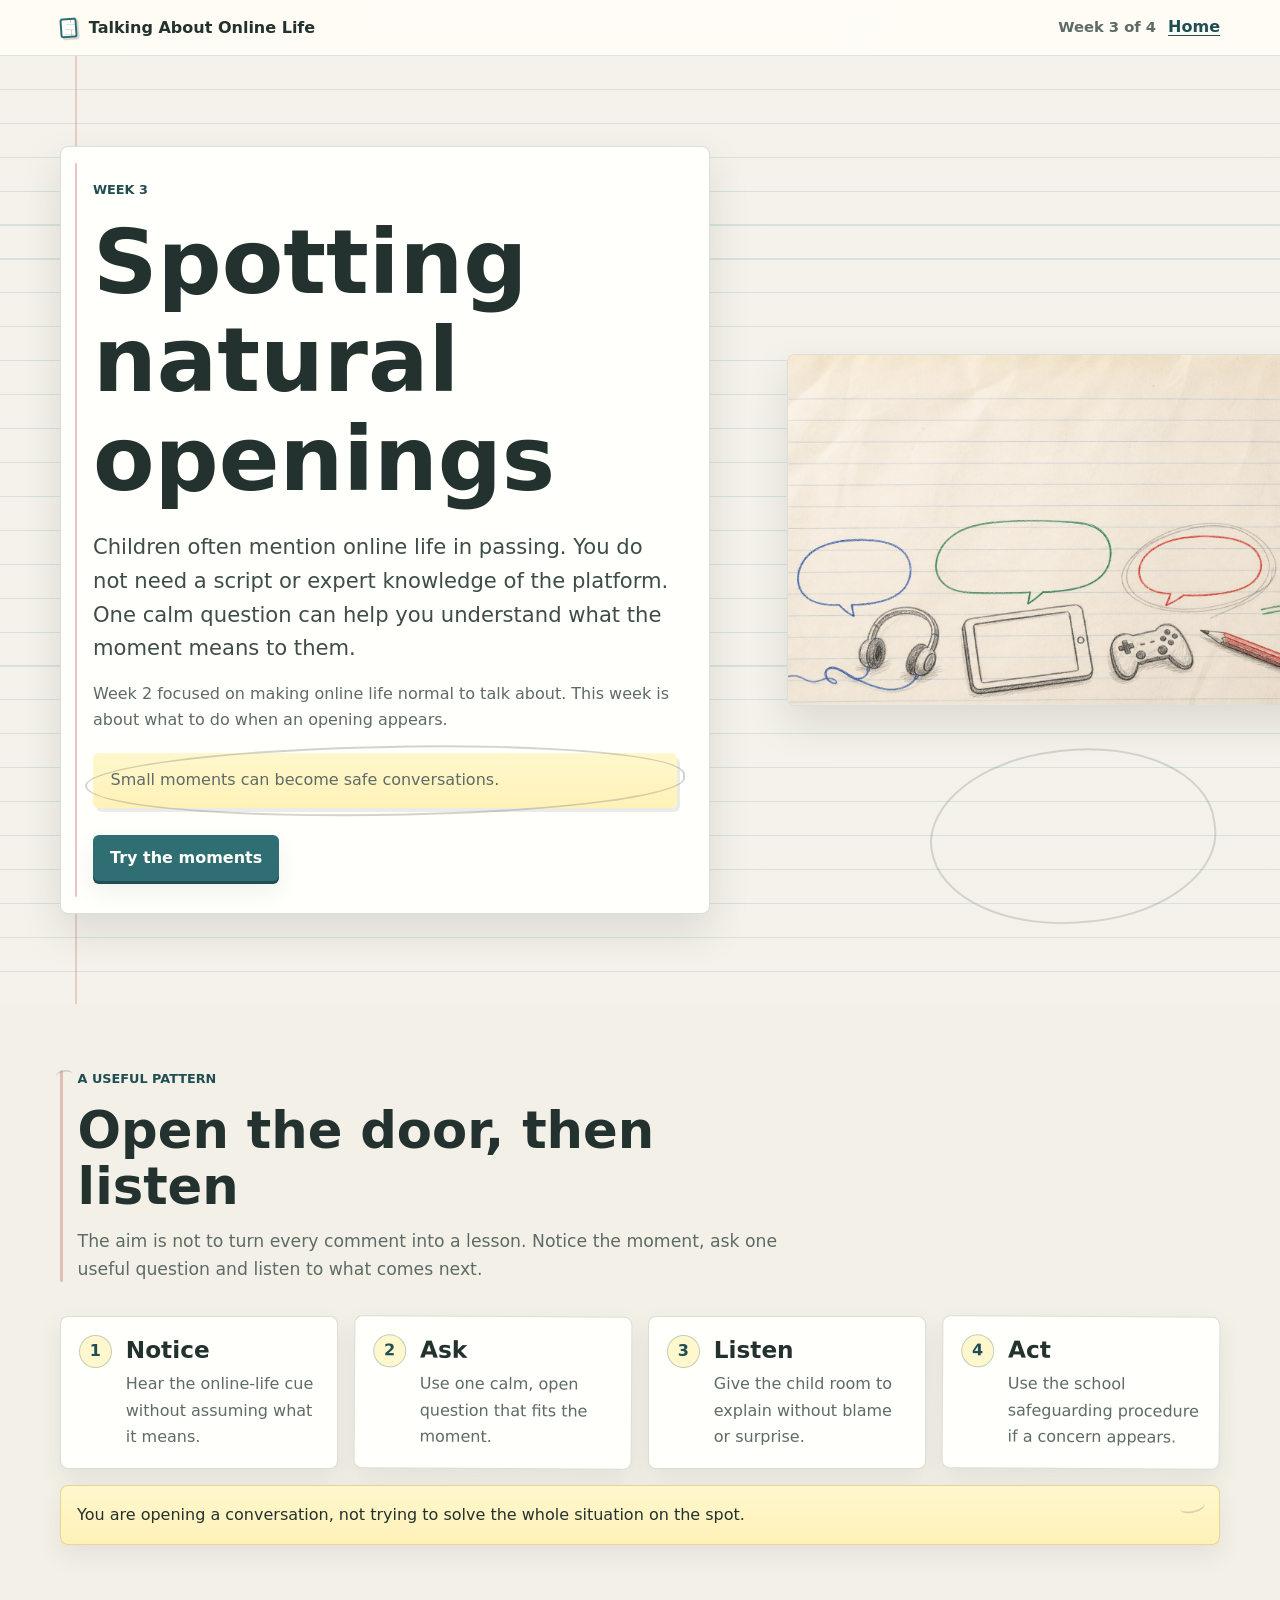
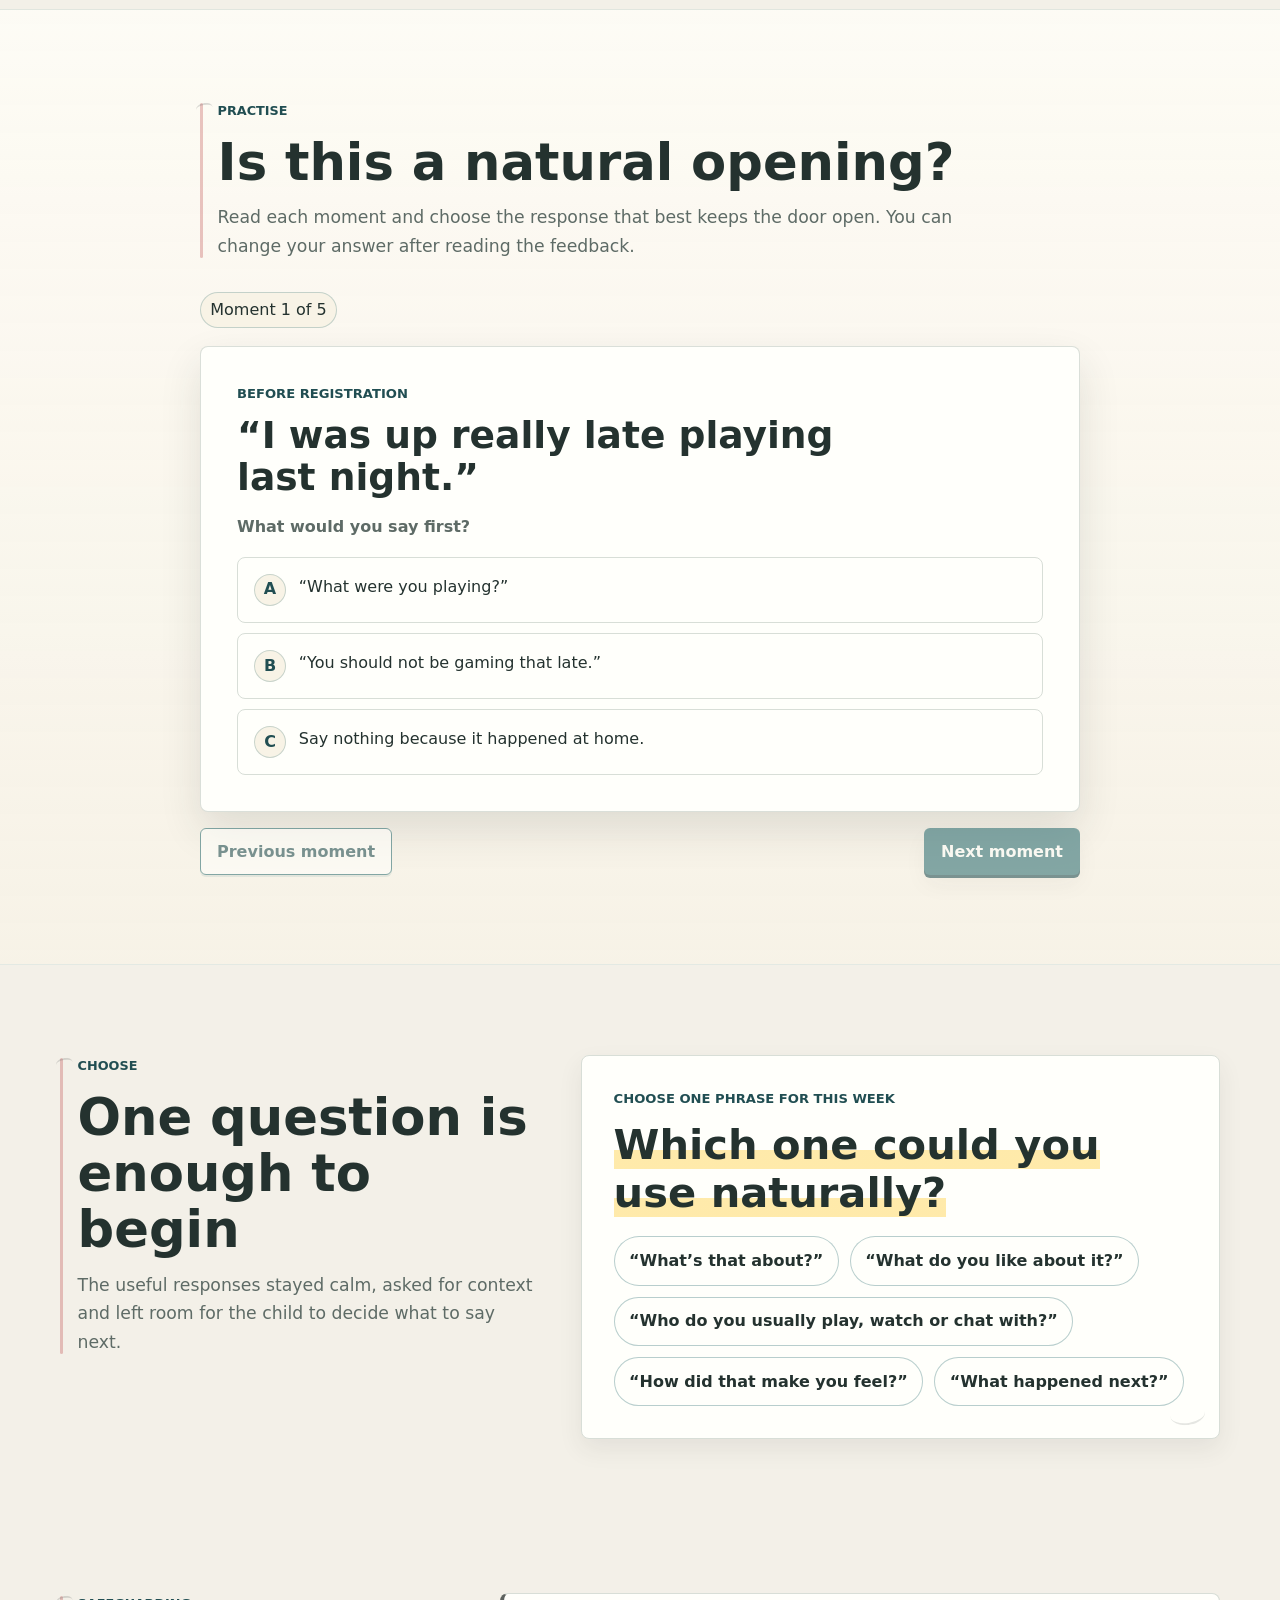
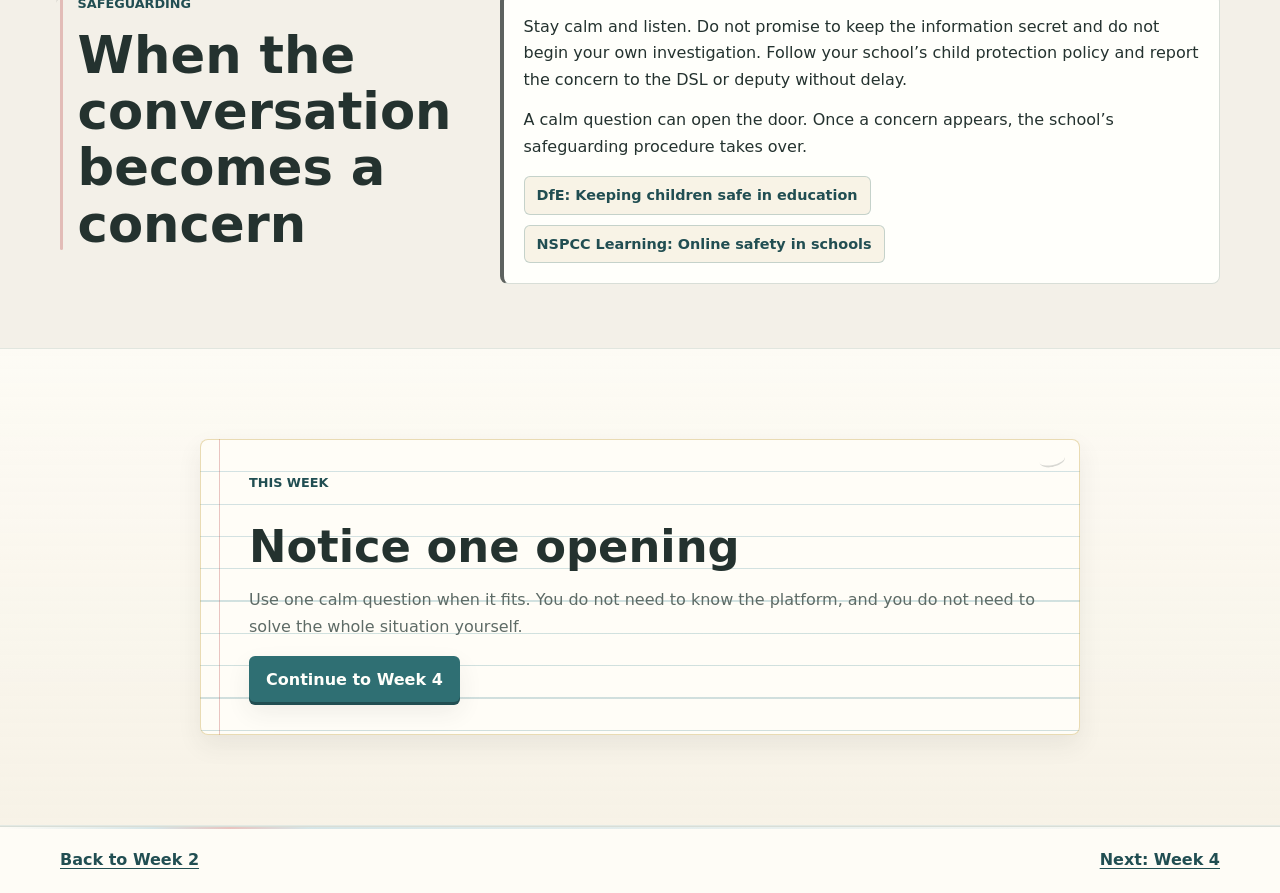
<file: week-3/index.html>
<!DOCTYPE html>
<html lang="en">
  <head>
    <meta charset="utf-8">
    <meta name="viewport" content="width=device-width, initial-scale=1">
    <meta
      name="description"
      content="Week 3 of Talking About Online Life: noticing everyday openings and choosing calm, proportionate responses."
    >
    <title>Week 3: Spotting natural openings</title>
    <link rel="icon" href="../assets/favicon.svg" type="image/svg+xml">
    <!-- Anonymous aggregate CPD engagement analytics. -->
    <script async src="https://www.googletagmanager.com/gtag/js?id=G-CVB58JZ1K7"></script>
    <script>
      window.dataLayer = window.dataLayer || [];
      function gtag(){dataLayer.push(arguments);}
      gtag('js', new Date());

      gtag('config', 'G-CVB58JZ1K7', {
        week_id: 'week_3',
        page_location: window.location.origin + window.location.pathname,
        page_path: window.location.pathname
      });
    </script>
    <script src="../assets/js/learning-analytics.js?v=20260827-1" defer></script>
    <link rel="stylesheet" href="../shared/styles.css?v=20260827-1">
    <script src="../shared/script.js?v=20260827-2" defer></script>
  </head>
  <body class="site-shell week-page annotated-journal" data-week-id="week_3">
    <a class="skip-link" href="#main">Skip to main content</a>

    <header class="site-header" aria-label="Site header">
      <div class="site-header__inner">
        <a class="brand-link" href="../index.html" aria-label="Talking About Online Life home">
          <span class="brand-mark" aria-hidden="true"></span>
          <span>Talking About Online Life</span>
        </a>
        <div class="header-actions">
          <span class="header-note">Week 3 of 4</span>
          <a class="header-link" href="../index.html">Home</a>
        </div>
      </div>
    </header>

    <main id="main">
      <section class="hero section notebook-hero lesson-section" data-section-id="introduction">
        <div class="container hero-grid">
          <div class="hero-copy paper-panel hero-copy--annotated">
            <p class="eyebrow">Week 3</p>
            <h1>Spotting natural openings</h1>
            <p class="lead">
              Children often mention online life in passing. You do not need a script
              or expert knowledge of the platform. One calm question can help you
              understand what the moment means to them.
            </p>
            <p>
              Week 2 focused on making online life normal to talk about. This week is
              about what to do when an opening appears.
            </p>
            <p class="core-message teacher-annotation">
              Small moments can become safe conversations.
            </p>
            <button
              class="button button--primary"
              type="button"
              data-scroll-target="#response-pattern"
              data-button-id="begin_week_3"
            >
              Try the moments
            </button>
          </div>

          <figure class="paper-visual paper-visual--hero notebook-hero__visual">
            <img
              src="../assets/images/notebook-week3-hero.jpg"
              alt="Blank speech bubbles, headphones, a tablet, game controller and pencil drawn on lined exercise-book paper, with one speech bubble gently circled."
              width="1672"
              height="936"
              fetchpriority="high"
              decoding="async"
            >
          </figure>
        </div>
      </section>

      <section
        class="section section--compact lesson-section"
        id="response-pattern"
        aria-labelledby="response-pattern-heading"
        data-section-id="response_pattern"
      >
        <div class="container">
          <div class="section-heading margin-prompt">
            <p class="eyebrow">A useful pattern</p>
            <h2 id="response-pattern-heading">Open the door, then listen</h2>
            <p>
              The aim is not to turn every comment into a lesson. Notice the moment,
              ask one useful question and listen to what comes next.
            </p>
          </div>

          <ol class="response-steps" aria-label="Four steps for responding">
            <li class="paper-panel">
              <span class="response-steps__number" aria-hidden="true">1</span>
              <div>
                <h3>Notice</h3>
                <p>Hear the online-life cue without assuming what it means.</p>
              </div>
            </li>
            <li class="paper-panel">
              <span class="response-steps__number" aria-hidden="true">2</span>
              <div>
                <h3>Ask</h3>
                <p>Use one calm, open question that fits the moment.</p>
              </div>
            </li>
            <li class="paper-panel">
              <span class="response-steps__number" aria-hidden="true">3</span>
              <div>
                <h3>Listen</h3>
                <p>Give the child room to explain without blame or surprise.</p>
              </div>
            </li>
            <li class="paper-panel">
              <span class="response-steps__number" aria-hidden="true">4</span>
              <div>
                <h3>Act</h3>
                <p>Use the school safeguarding procedure if a concern appears.</p>
              </div>
            </li>
          </ol>

          <p class="feedback-panel feedback-panel--inline">
            You are opening a conversation, not trying to solve the whole situation
            on the spot.
          </p>
        </div>
      </section>

      <section
        class="section section--tint lesson-section lesson-section--activity"
        id="natural-openings"
        aria-labelledby="natural-openings-heading"
        data-section-id="natural_openings_activity"
      >
        <div class="container narrow">
          <div class="section-heading margin-prompt">
            <p class="eyebrow">Practise</p>
            <h2 id="natural-openings-heading">Is this a natural opening?</h2>
            <p>
              Read each moment and choose the response that best keeps the door open.
              You can change your answer after reading the feedback.
            </p>
          </div>

          <noscript>
            <p class="feedback-panel feedback-panel--inline">
              The interactive feedback needs JavaScript. You can still read all five
              moments, then continue to the conversation openers and safeguarding guidance.
            </p>
          </noscript>

          <div class="scenario-activity" data-scenario-activity>
            <p class="scenario-progress progress-marker" data-scenario-progress aria-live="polite">
              Moment 1 of 5
            </p>

            <article class="scenario-card paper-panel" data-scenario-card data-scenario-index="0">
              <p class="scenario-card__context">Before registration</p>
              <h3>“I was up really late playing last night.”</h3>
              <p class="scenario-card__prompt">What would you say first?</p>
              <div class="scenario-options" aria-label="Responses to the late gaming comment">
                <div class="scenario-option-item">
                  <button
                    class="option-card scenario-option"
                    type="button"
                    aria-pressed="false"
                    aria-controls="week3-moment1-a"
                    data-scenario-option
                  >
                    <span class="option-card__letter">A</span>
                    <span>“What were you playing?”</span>
                  </button>
                  <div class="feedback-panel feedback-panel--option" id="week3-moment1-a" aria-live="polite" data-scenario-feedback hidden>
                    <p><strong>A useful opening.</strong> This asks for context without assuming that the game is the problem. Listen to what the child says next. Tiredness may be a one-off or part of a wider pattern.</p>
                  </div>
                </div>
                <div class="scenario-option-item">
                  <button
                    class="option-card scenario-option"
                    type="button"
                    aria-pressed="false"
                    aria-controls="week3-moment1-b"
                    data-scenario-option
                  >
                    <span class="option-card__letter">B</span>
                    <span>“You should not be gaming that late.”</span>
                  </button>
                  <div class="feedback-panel feedback-panel--option" id="week3-moment1-b" aria-live="polite" data-scenario-feedback hidden>
                    <p>This moves quickly to judgement and may close the conversation. Understanding what happened gives you more useful context.</p>
                  </div>
                </div>
                <div class="scenario-option-item">
                  <button
                    class="option-card scenario-option"
                    type="button"
                    aria-pressed="false"
                    aria-controls="week3-moment1-c"
                    data-scenario-option
                  >
                    <span class="option-card__letter">C</span>
                    <span>Say nothing because it happened at home.</span>
                  </button>
                  <div class="feedback-panel feedback-panel--option" id="week3-moment1-c" aria-live="polite" data-scenario-feedback hidden>
                    <p>Online experiences can affect sleep, mood, friendships and learning in school. A brief follow-up is reasonable even when the activity happened elsewhere.</p>
                  </div>
                </div>
              </div>
            </article>

            <article class="scenario-card paper-panel" data-scenario-card data-scenario-index="1">
              <p class="scenario-card__context">During a classroom conversation</p>
              <h3>“That video was weird but funny.”</h3>
              <p class="scenario-card__prompt">Which response keeps the tone open?</p>
              <div class="scenario-options" aria-label="Responses to the video comment">
                <div class="scenario-option-item">
                  <button class="option-card scenario-option" type="button" aria-pressed="false" aria-controls="week3-moment2-a" data-scenario-option>
                    <span class="option-card__letter">A</span>
                    <span>“What made it weird?”</span>
                  </button>
                  <div class="feedback-panel feedback-panel--option" id="week3-moment2-a" aria-live="polite" data-scenario-feedback hidden>
                    <p><strong>A useful opening.</strong> This gently explores the child’s reaction without suggesting that they have done something wrong.</p>
                  </div>
                </div>
                <div class="scenario-option-item">
                  <button class="option-card scenario-option" type="button" aria-pressed="false" aria-controls="week3-moment2-b" data-scenario-option>
                    <span class="option-card__letter">B</span>
                    <span>“Do not watch strange videos.”</span>
                  </button>
                  <div class="feedback-panel feedback-panel--option" id="week3-moment2-b" aria-live="polite" data-scenario-feedback hidden>
                    <p>The adult still does not know what the child saw or how it affected them. A warning at this point may replace useful listening.</p>
                  </div>
                </div>
                <div class="scenario-option-item">
                  <button class="option-card scenario-option" type="button" aria-pressed="false" aria-controls="week3-moment2-c" data-scenario-option>
                    <span class="option-card__letter">C</span>
                    <span>“Show me the video now.”</span>
                  </button>
                  <div class="feedback-panel feedback-panel--option" id="week3-moment2-c" aria-live="polite" data-scenario-feedback hidden>
                    <p>Asking to inspect content can increase pressure and is not the default first step. Start with the child’s account. If a concern emerges, follow the school’s safeguarding procedure.</p>
                  </div>
                </div>
              </div>
            </article>

            <article class="scenario-card paper-panel" data-scenario-card data-scenario-index="2">
              <p class="scenario-card__context">A passing comment</p>
              <h3>“I blocked someone yesterday.”</h3>
              <p class="scenario-card__prompt">What is the most useful first response?</p>
              <div class="scenario-options" aria-label="Responses to the blocking comment">
                <div class="scenario-option-item">
                  <button class="option-card scenario-option" type="button" aria-pressed="false" aria-controls="week3-moment3-a" data-scenario-option>
                    <span class="option-card__letter">A</span>
                    <span>“What happened?”</span>
                  </button>
                  <div class="feedback-panel feedback-panel--option" id="week3-moment3-a" aria-live="polite" data-scenario-feedback hidden>
                    <p><strong>A useful opening.</strong> Blocking may have been sensible, but the comment could also point to conflict, pressure or unwanted contact. Ask once, listen and follow the school’s safeguarding route if anything feels concerning.</p>
                  </div>
                </div>
                <div class="scenario-option-item">
                  <button class="option-card scenario-option" type="button" aria-pressed="false" aria-controls="week3-moment3-b" data-scenario-option>
                    <span class="option-card__letter">B</span>
                    <span>“Good, so it is sorted.”</span>
                  </button>
                  <div class="feedback-panel feedback-panel--option" id="week3-moment3-b" aria-live="polite" data-scenario-feedback hidden>
                    <p>Blocking may not be the end of the situation. This could close the conversation before the child explains why they acted.</p>
                  </div>
                </div>
                <div class="scenario-option-item">
                  <button class="option-card scenario-option" type="button" aria-pressed="false" aria-controls="week3-moment3-c" data-scenario-option>
                    <span class="option-card__letter">C</span>
                    <span>“Give me the username and I will look into it.”</span>
                  </button>
                  <div class="feedback-panel feedback-panel--option" id="week3-moment3-c" aria-live="polite" data-scenario-feedback hidden>
                    <p>Staff should not begin their own online investigation. Listen to the child and use the school’s established reporting process.</p>
                  </div>
                </div>
              </div>
            </article>

            <article class="scenario-card paper-panel" data-scenario-card data-scenario-index="3">
              <p class="scenario-card__context">Talking about a game</p>
              <h3>“I made a new friend in my game.”</h3>
              <p class="scenario-card__prompt">Which response shows calm curiosity?</p>
              <div class="scenario-options" aria-label="Responses to the online friend comment">
                <div class="scenario-option-item">
                  <button class="option-card scenario-option" type="button" aria-pressed="false" aria-controls="week3-moment4-a" data-scenario-option>
                    <span class="option-card__letter">A</span>
                    <span>“How did you get to know them?”</span>
                  </button>
                  <div class="feedback-panel feedback-panel--option" id="week3-moment4-a" aria-live="polite" data-scenario-feedback hidden>
                    <p><strong>A useful opening.</strong> This invites context without immediately treating the friendship as suspicious. What the child says next may reassure you or suggest a concern that needs passing on.</p>
                  </div>
                </div>
                <div class="scenario-option-item">
                  <button class="option-card scenario-option" type="button" aria-pressed="false" aria-controls="week3-moment4-b" data-scenario-option>
                    <span class="option-card__letter">B</span>
                    <span>“People online are not real friends.”</span>
                  </button>
                  <div class="feedback-panel feedback-panel--option" id="week3-moment4-b" aria-live="polite" data-scenario-feedback hidden>
                    <p>This dismisses something that may matter to the child and could make them less likely to talk about it again.</p>
                  </div>
                </div>
                <div class="scenario-option-item">
                  <button class="option-card scenario-option" type="button" aria-pressed="false" aria-controls="week3-moment4-c" data-scenario-option>
                    <span class="option-card__letter">C</span>
                    <span>“What is their real name and where do they live?”</span>
                  </button>
                  <div class="feedback-panel feedback-panel--option" id="week3-moment4-c" aria-live="polite" data-scenario-feedback hidden>
                    <p>This becomes an investigation and asks for information the child may not know. Begin with the child’s experience and follow safeguarding procedures if needed.</p>
                  </div>
                </div>
              </div>
            </article>

            <article class="scenario-card paper-panel" data-scenario-card data-scenario-index="4">
              <p class="scenario-card__context">Other pupils are nearby</p>
              <h3>“I do not want to show you my game chat. It is private.”</h3>
              <p class="scenario-card__prompt">What would be the most proportionate response?</p>
              <div class="scenario-options" aria-label="Responses to the private chat comment">
                <div class="scenario-option-item">
                  <button class="option-card scenario-option" type="button" aria-pressed="false" aria-controls="week3-moment5-a" data-scenario-option>
                    <span class="option-card__letter">A</span>
                    <span>“If it is safe, you should be able to show me.”</span>
                  </button>
                  <div class="feedback-panel feedback-panel--option" id="week3-moment5-a" aria-live="polite" data-scenario-feedback hidden>
                    <p>Children can have a reasonable wish for privacy. Pressure may close the conversation and could expose private material unnecessarily.</p>
                  </div>
                </div>
                <div class="scenario-option-item">
                  <button class="option-card scenario-option" type="button" aria-pressed="false" aria-controls="week3-moment5-b" data-scenario-option>
                    <span class="option-card__letter">B</span>
                    <span>“You do not need to show me. Is anything in the chat making you worried or uncomfortable?”</span>
                  </button>
                  <div class="feedback-panel feedback-panel--option" id="week3-moment5-b" aria-live="polite" data-scenario-feedback hidden>
                    <p><strong>A useful opening.</strong> This respects privacy while leaving the door open. If the child wants to talk, move to an appropriate setting, listen and follow the school’s safeguarding procedure if a concern emerges.</p>
                  </div>
                </div>
                <div class="scenario-option-item">
                  <button class="option-card scenario-option" type="button" aria-pressed="false" aria-controls="week3-moment5-c" data-scenario-option>
                    <span class="option-card__letter">C</span>
                    <span>“All right, forget I asked.”</span>
                  </button>
                  <div class="feedback-panel feedback-panel--option" id="week3-moment5-c" aria-live="polite" data-scenario-feedback hidden>
                    <p>Respecting privacy does not require closing the door. One low-pressure check gives the child a chance to say whether something is wrong.</p>
                  </div>
                </div>
              </div>
            </article>

            <div class="scenario-controls" data-scenario-controls hidden>
              <button class="button button--secondary" type="button" data-scenario-previous>
                Previous moment
              </button>
              <button class="button button--primary" type="button" data-scenario-next disabled>
                Next moment
              </button>
            </div>
            <p class="visually-hidden" data-scenario-status aria-live="polite"></p>
          </div>
        </div>
      </section>

      <section
        class="section lesson-section"
        aria-labelledby="openers-heading"
        data-section-id="conversation_openers"
      >
        <div class="container action-grid">
          <div class="section-heading margin-prompt">
            <p class="eyebrow">Choose</p>
            <h2 id="openers-heading">One question is enough to begin</h2>
            <p>
              The useful responses stayed calm, asked for context and left room for
              the child to decide what to say next.
            </p>
          </div>

          <div class="action-card paper-panel activity-card">
            <p class="action-card__label">Choose one phrase for this week</p>
            <p class="action-card__prompt">Which one could you use naturally?</p>
            <div class="phrase-options" aria-label="Conversation opener choices">
              <button class="phrase-chip" type="button" aria-pressed="false" data-opener-option>“What’s that about?”</button>
              <button class="phrase-chip" type="button" aria-pressed="false" data-opener-option>“What do you like about it?”</button>
              <button class="phrase-chip" type="button" aria-pressed="false" data-opener-option>“Who do you usually play, watch or chat with?”</button>
              <button class="phrase-chip" type="button" aria-pressed="false" data-opener-option>“How did that make you feel?”</button>
              <button class="phrase-chip" type="button" aria-pressed="false" data-opener-option>“What happened next?”</button>
            </div>
            <p class="feedback-panel feedback-panel--inline" data-opener-feedback aria-live="polite" hidden>
              Keep it light. Try the phrase once when an online-life moment appears.
            </p>
          </div>
        </div>
      </section>

      <section
        class="section section--compact lesson-section"
        aria-labelledby="safeguarding-heading"
        data-section-id="safeguarding_boundary"
      >
        <div class="container">
          <div class="guidance-layout">
            <div class="section-heading section-heading--compact margin-prompt">
              <p class="eyebrow">Safeguarding</p>
              <h2 id="safeguarding-heading">When the conversation becomes a concern</h2>
            </div>

            <div class="guidance-card safeguarding-callout paper-panel">
              <p>
                Stay calm and listen. Do not promise to keep the information secret
                and do not begin your own investigation. Follow your school’s child
                protection policy and report the concern to the DSL or deputy without delay.
              </p>
              <p>
                A calm question can open the door. Once a concern appears, the school’s
                safeguarding procedure takes over.
              </p>
              <ul class="source-list" aria-label="Source links">
                <li>
                  <a href="https://www.gov.uk/government/publications/keeping-children-safe-in-education--2">
                    DfE: Keeping children safe in education
                  </a>
                </li>
                <li>
                  <a href="https://learning.nspcc.org.uk/online-safety/online-safety-for-schools">
                    NSPCC Learning: Online safety in schools
                  </a>
                </li>
              </ul>
            </div>
          </div>
        </div>
      </section>

      <section
        class="section section--tint lesson-section lesson-section--reflection"
        aria-labelledby="week3-finish-heading"
        data-section-id="week_3_action"
      >
        <div class="container narrow">
          <div class="reflection-card reflection-note lined-paper-panel completion-card">
            <p class="eyebrow">This week</p>
            <h2 id="week3-finish-heading">Notice one opening</h2>
            <p>
              Use one calm question when it fits. You do not need to know the platform,
              and you do not need to solve the whole situation yourself.
            </p>
            <a class="button button--primary" href="../week-4/index.html" data-button-id="continue_to_week_4">
              Continue to Week 4
            </a>
          </div>
        </div>
      </section>
    </main>

    <footer class="footer-nav module-divider" aria-label="Week navigation">
      <div class="container footer-nav__inner">
        <a class="text-link" href="../week-2/index.html">Back to Week 2</a>
        <a class="text-link" href="../week-4/index.html">Next: Week 4</a>
      </div>
    </footer>
  </body>
</html>
</file>
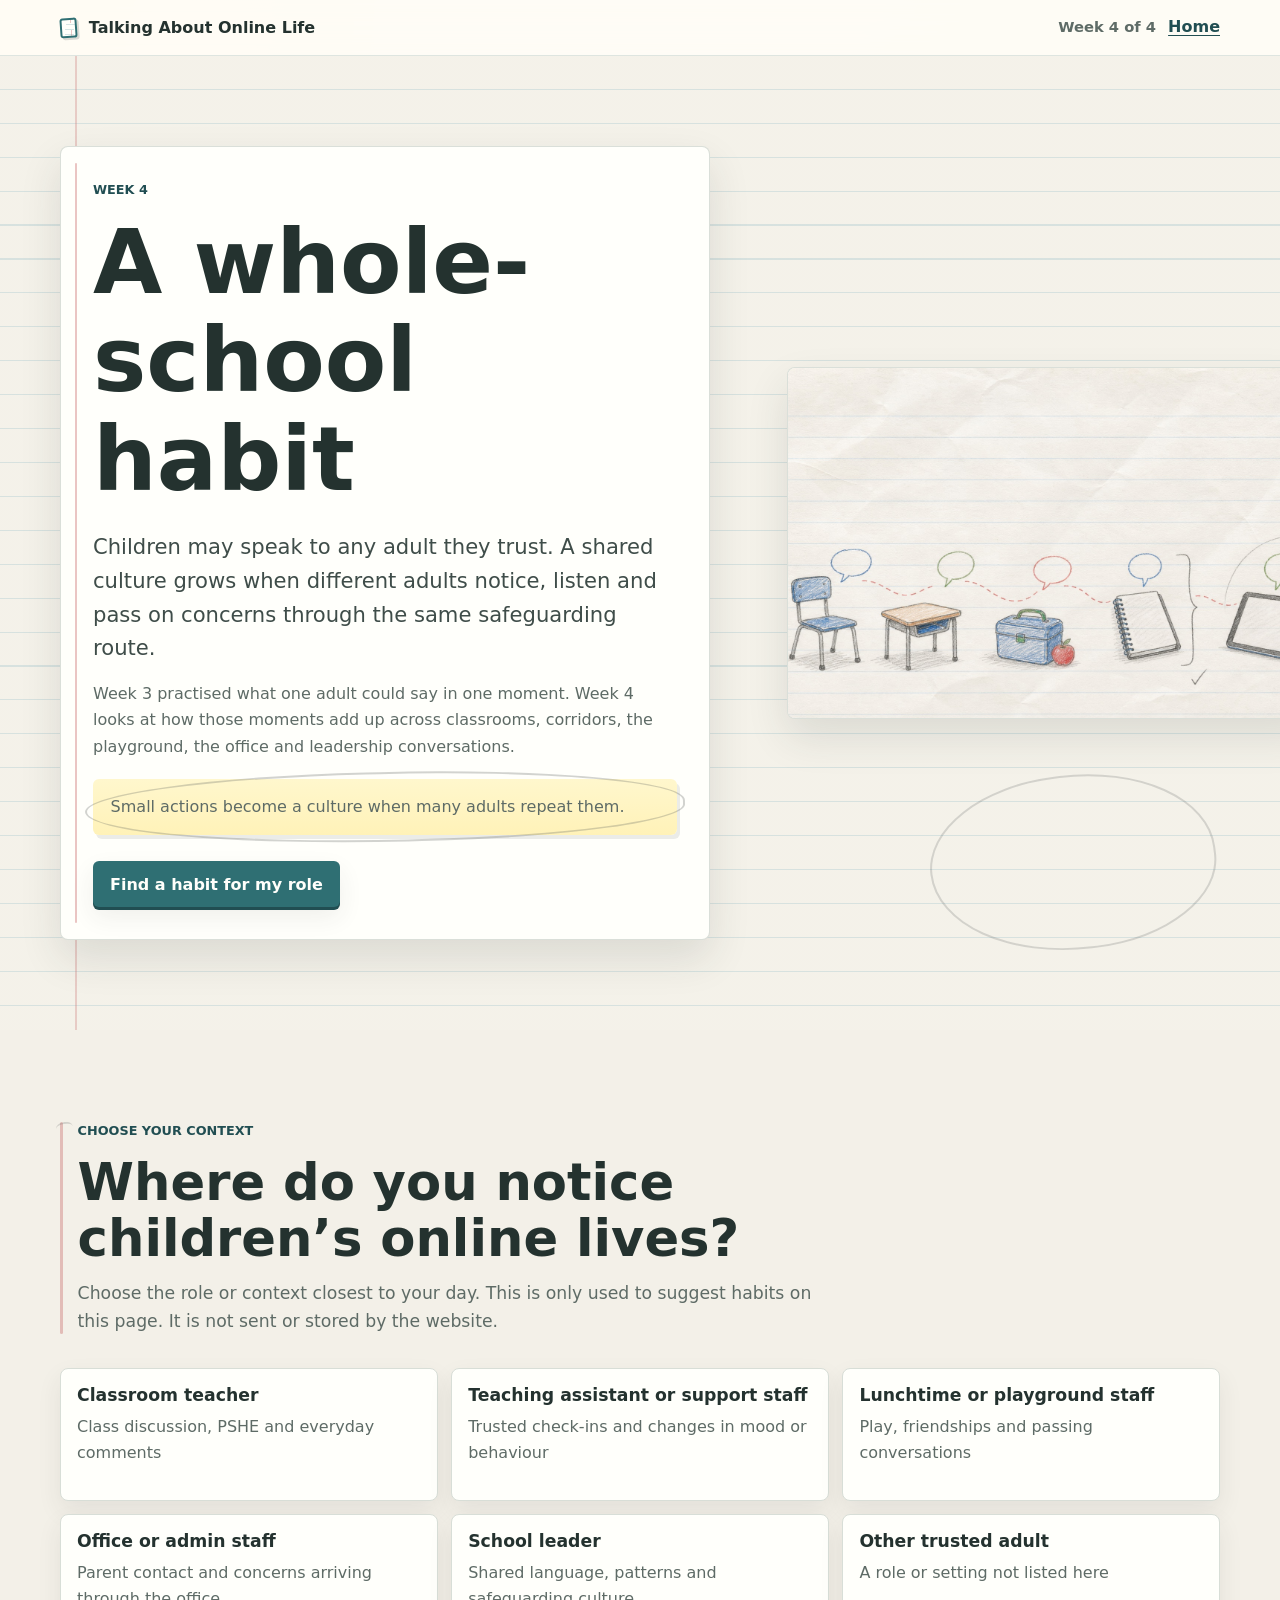
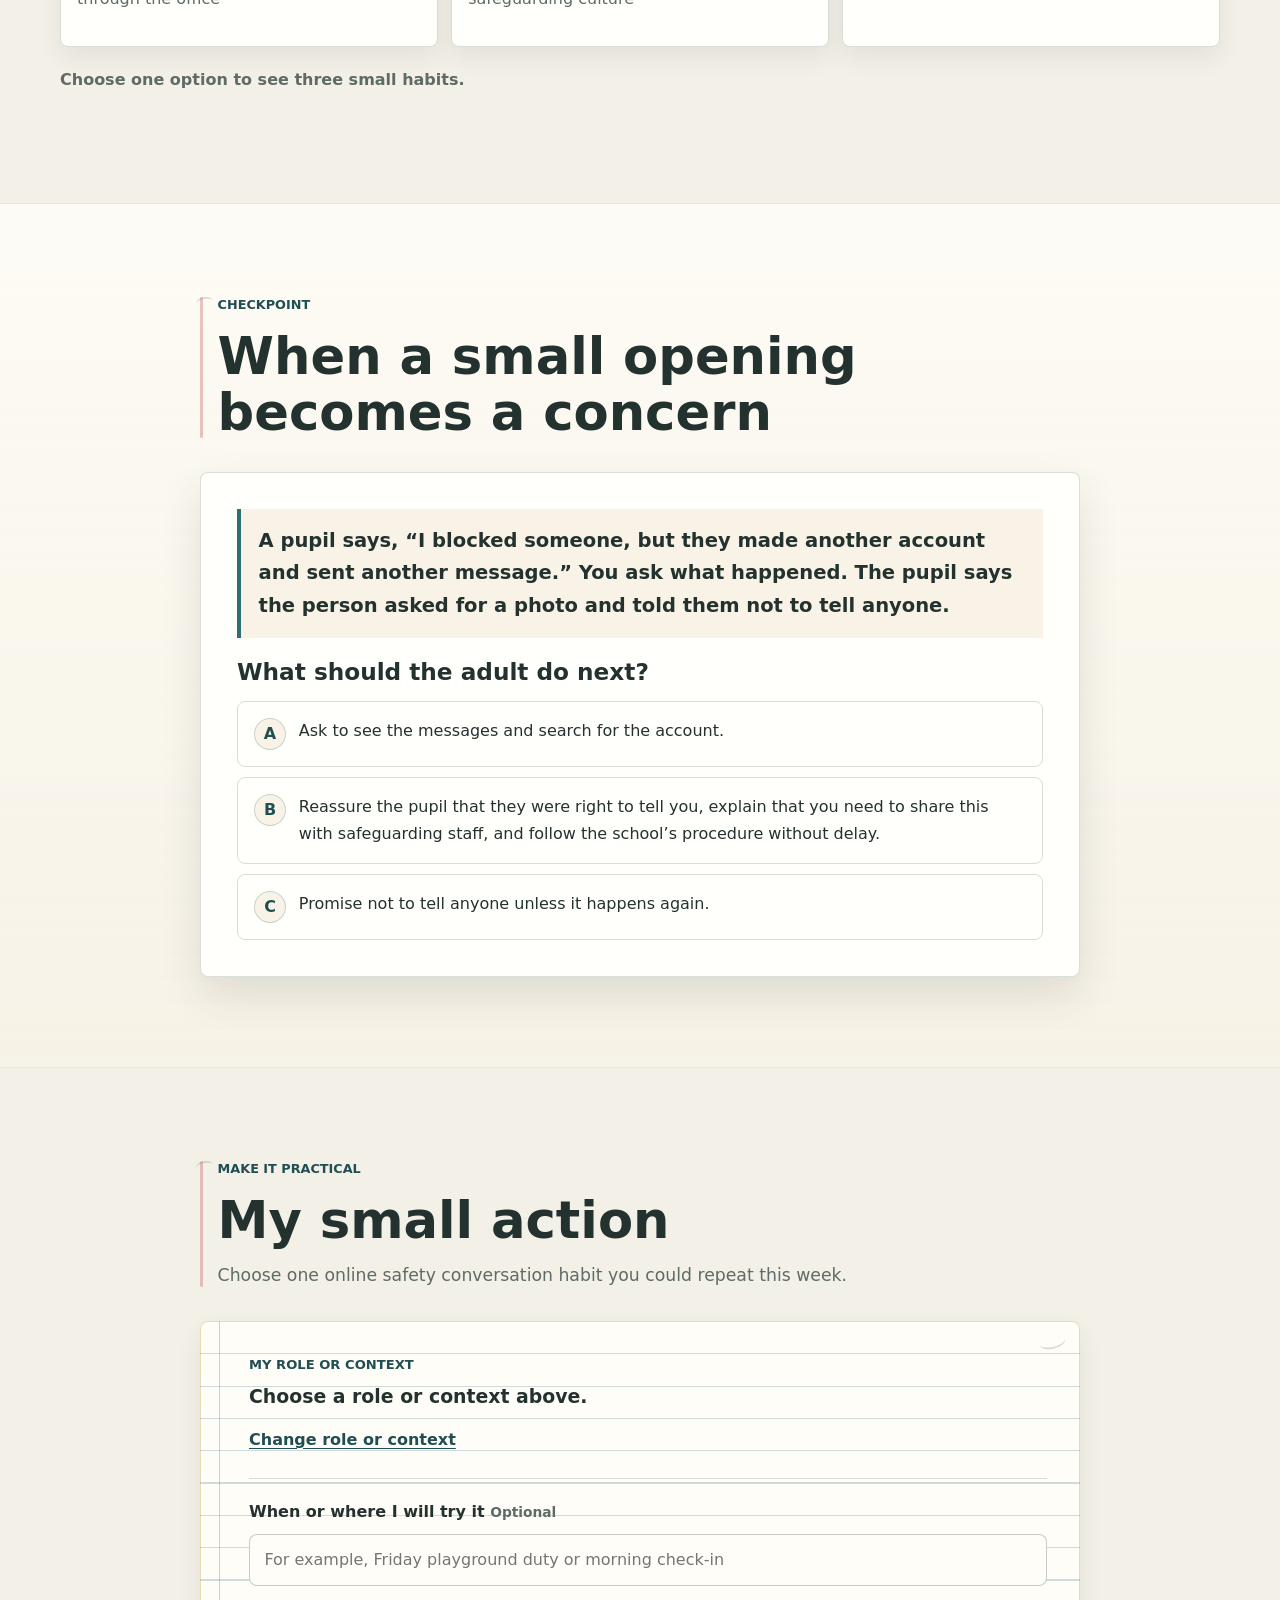
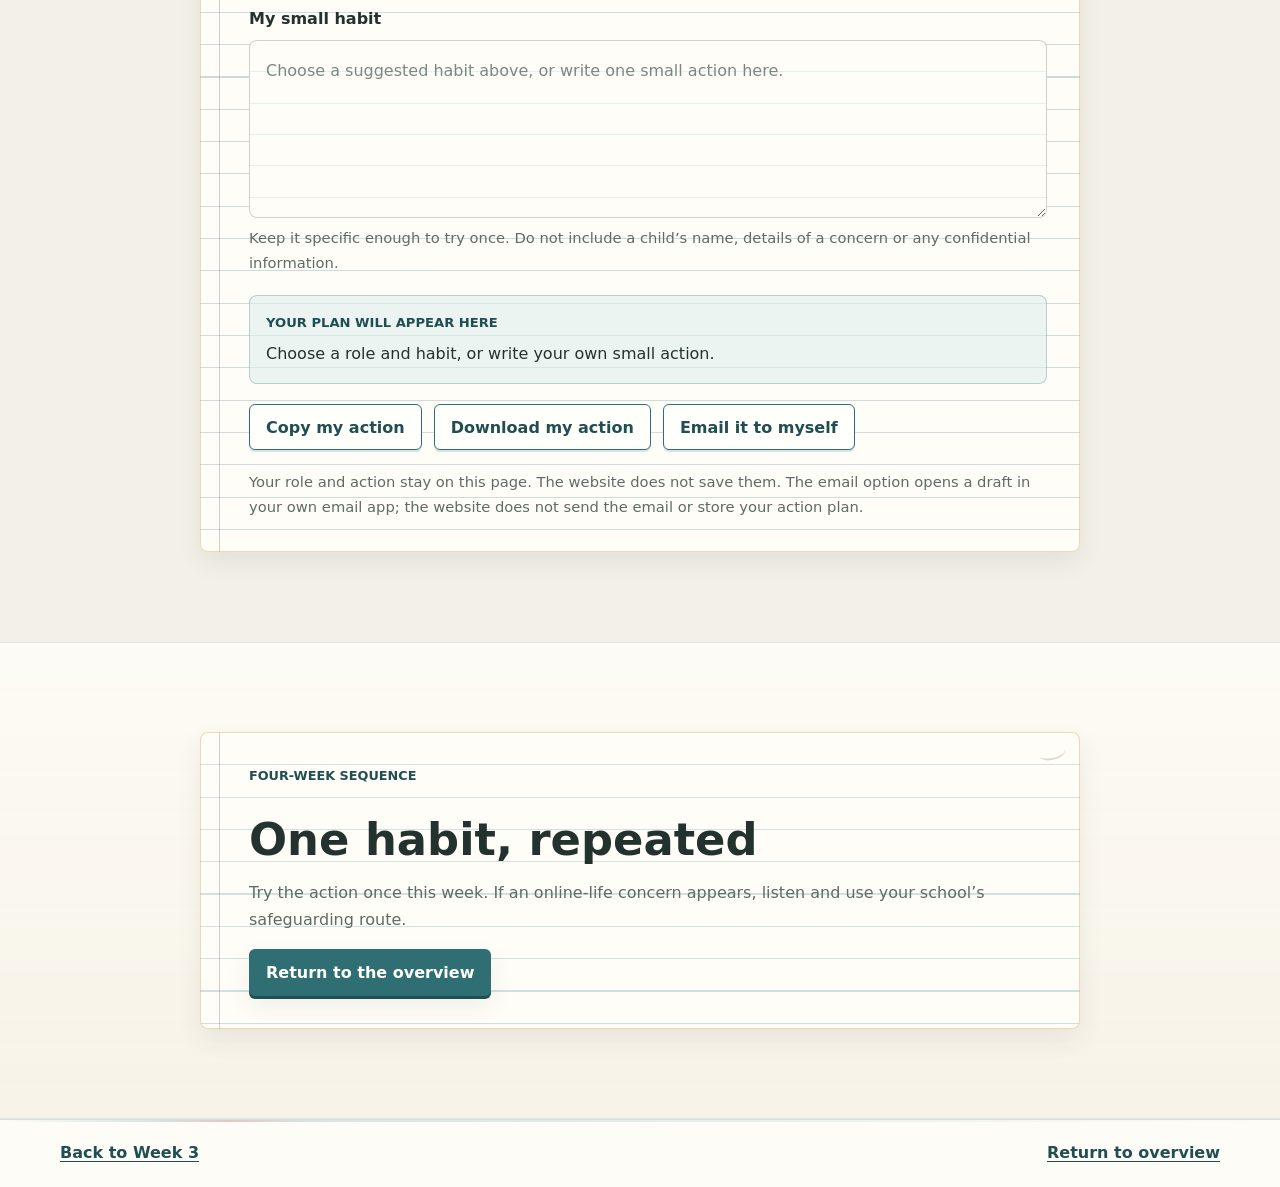
<file: week-4/index.html>
<!DOCTYPE html>
<html lang="en">
  <head>
    <meta charset="utf-8">
    <meta name="viewport" content="width=device-width, initial-scale=1">
    <meta
      name="description"
      content="Week 4 of Talking About Online Life: choosing one role-relevant habit that helps make online-life conversations part of everyday safeguarding."
    >
    <title>Week 4: A whole-school habit</title>
    <link rel="icon" href="../assets/favicon.svg" type="image/svg+xml">
    <!-- Anonymous aggregate CPD engagement analytics. -->
    <script async src="https://www.googletagmanager.com/gtag/js?id=G-CVB58JZ1K7"></script>
    <script>
      window.dataLayer = window.dataLayer || [];
      function gtag(){dataLayer.push(arguments);}
      gtag('js', new Date());

      gtag('config', 'G-CVB58JZ1K7', {
        week_id: 'week_4',
        page_location: window.location.origin + window.location.pathname,
        page_path: window.location.pathname
      });
    </script>
    <script src="../assets/js/learning-analytics.js?v=20260827-1" defer></script>
    <link rel="stylesheet" href="../shared/styles.css?v=20260827-1">
    <script src="../shared/script.js?v=20260827-2" defer></script>
  </head>
  <body class="site-shell week-page annotated-journal" data-week-id="week_4">
    <a class="skip-link" href="#main">Skip to main content</a>

    <header class="site-header" aria-label="Site header">
      <div class="site-header__inner">
        <a class="brand-link" href="../index.html" aria-label="Talking About Online Life home">
          <span class="brand-mark" aria-hidden="true"></span>
          <span>Talking About Online Life</span>
        </a>
        <div class="header-actions">
          <span class="header-note">Week 4 of 4</span>
          <a class="header-link" href="../index.html">Home</a>
        </div>
      </div>
    </header>

    <main id="main">
      <section class="hero section notebook-hero lesson-section" data-section-id="introduction">
        <div class="container hero-grid">
          <div class="hero-copy paper-panel hero-copy--annotated">
            <p class="eyebrow">Week 4</p>
            <h1>A whole-school habit</h1>
            <p class="lead">
              Children may speak to any adult they trust. A shared culture grows when
              different adults notice, listen and pass on concerns through the same
              safeguarding route.
            </p>
            <p>
              Week 3 practised what one adult could say in one moment. Week 4 looks at
              how those moments add up across classrooms, corridors, the playground,
              the office and leadership conversations.
            </p>
            <p class="core-message teacher-annotation">
              Small actions become a culture when many adults repeat them.
            </p>
            <button
              class="button button--primary"
              type="button"
              data-scroll-target="#role-habits"
              data-button-id="begin_week_4"
            >
              Find a habit for my role
            </button>
          </div>

          <figure class="paper-visual paper-visual--hero notebook-hero__visual">
            <img
              src="../assets/images/notebook-week4-hero.jpg"
              alt="A classroom chair, desk, lunchbox, notebook and tablet connected by blank speech bubbles on lined exercise-book paper."
              width="1672"
              height="936"
              fetchpriority="high"
              decoding="async"
            >
          </figure>
        </div>
      </section>

      <section
        class="section lesson-section lesson-section--activity"
        id="role-habits"
        aria-labelledby="role-habits-heading"
        data-section-id="role_habit_selection"
      >
        <div class="container">
          <div class="section-heading margin-prompt">
            <p class="eyebrow">Choose your context</p>
            <h2 id="role-habits-heading">Where do you notice children’s online lives?</h2>
            <p>
              Choose the role or context closest to your day. This is only used to
              suggest habits on this page. It is not sent or stored by the website.
            </p>
          </div>

          <noscript>
            <div class="feedback-panel feedback-panel--inline">
              <p>The personalised habit suggestions need JavaScript.</p>
              <p>
                You can still choose a simple habit: ask one calm follow-up when online
                life appears, notice what happens next and follow the school’s
                safeguarding route if a concern emerges.
              </p>
            </div>
          </noscript>

          <div class="role-selector" data-role-selector>
            <div class="role-options" aria-label="Role or work context choices">
              <button class="role-option" type="button" aria-pressed="false" aria-controls="role-classroom" data-role-option data-role-name="Classroom teacher">
                <span class="role-option__title">Classroom teacher</span>
                <span>Class discussion, PSHE and everyday comments</span>
              </button>
              <button class="role-option" type="button" aria-pressed="false" aria-controls="role-support" data-role-option data-role-name="Teaching assistant or support staff">
                <span class="role-option__title">Teaching assistant or support staff</span>
                <span>Trusted check-ins and changes in mood or behaviour</span>
              </button>
              <button class="role-option" type="button" aria-pressed="false" aria-controls="role-lunchtime" data-role-option data-role-name="Lunchtime or playground staff">
                <span class="role-option__title">Lunchtime or playground staff</span>
                <span>Play, friendships and passing conversations</span>
              </button>
              <button class="role-option" type="button" aria-pressed="false" aria-controls="role-office" data-role-option data-role-name="Office or admin staff">
                <span class="role-option__title">Office or admin staff</span>
                <span>Parent contact and concerns arriving through the office</span>
              </button>
              <button class="role-option" type="button" aria-pressed="false" aria-controls="role-leader" data-role-option data-role-name="School leader">
                <span class="role-option__title">School leader</span>
                <span>Shared language, patterns and safeguarding culture</span>
              </button>
              <button class="role-option" type="button" aria-pressed="false" aria-controls="role-other" data-role-option data-role-name="Other trusted adult">
                <span class="role-option__title">Other trusted adult</span>
                <span>A role or setting not listed here</span>
              </button>
            </div>

            <p class="role-selection-status" data-role-selection-status aria-live="polite">
              Choose one option to see three small habits.
            </p>

            <div class="role-habit-panels" data-role-habit-panels>
              <section class="role-habit-panel paper-panel" id="role-classroom" data-role-panel hidden aria-labelledby="role-classroom-heading">
                <p class="eyebrow">Closest context</p>
                <h3 id="role-classroom-heading">Classroom teacher</h3>
                <p>Choose one habit that could fit the teaching day.</p>
                <div class="habit-options">
                  <button class="habit-option" type="button" aria-pressed="false" data-habit-option data-habit-text="Ask one neutral follow-up when a child mentions a game, video, app or online friendship.">
                    Ask one neutral follow-up when a child mentions a game, video, app or online friendship.
                  </button>
                  <button class="habit-option" type="button" aria-pressed="false" data-habit-option data-habit-text="Connect a repeated online theme to an existing PSHE, behaviour or safeguarding conversation.">
                    Connect a repeated online theme to an existing PSHE, behaviour or safeguarding conversation.
                  </button>
                  <button class="habit-option" type="button" aria-pressed="false" data-habit-option data-habit-text="Pass on a repeated or concerning pattern rather than waiting until I feel certain what it means.">
                    Pass on a repeated or concerning pattern rather than waiting until I feel certain what it means.
                  </button>
                </div>
              </section>

              <section class="role-habit-panel paper-panel" id="role-support" data-role-panel hidden aria-labelledby="role-support-heading">
                <p class="eyebrow">Closest context</p>
                <h3 id="role-support-heading">Teaching assistant or support staff</h3>
                <p>Choose one habit that could fit a trusted conversation.</p>
                <div class="habit-options">
                  <button class="habit-option" type="button" aria-pressed="false" data-habit-option data-habit-text="Add one calm online-life question to an ordinary check-in when it fits the conversation.">
                    Add one calm online-life question to an ordinary check-in when it fits the conversation.
                  </button>
                  <button class="habit-option" type="button" aria-pressed="false" data-habit-option data-habit-text="Notice whether a change in mood, friendship or behaviour may have an online connection.">
                    Notice whether a change in mood, friendship or behaviour may have an online connection.
                  </button>
                  <button class="habit-option" type="button" aria-pressed="false" data-habit-option data-habit-text="Share the child’s words and my concern through the school safeguarding route rather than investigating it myself.">
                    Share the child’s words and my concern through the school safeguarding route rather than investigating it myself.
                  </button>
                </div>
              </section>

              <section class="role-habit-panel paper-panel" id="role-lunchtime" data-role-panel hidden aria-labelledby="role-lunchtime-heading">
                <p class="eyebrow">Closest context</p>
                <h3 id="role-lunchtime-heading">Lunchtime or playground staff</h3>
                <p>Choose one habit that could fit less formal moments.</p>
                <div class="habit-options">
                  <button class="habit-option" type="button" aria-pressed="false" data-habit-option data-habit-text="Notice repeated talk about online arguments, exclusion, secrecy or upsetting content.">
                    Notice repeated talk about online arguments, exclusion, secrecy or upsetting content.
                  </button>
                  <button class="habit-option" type="button" aria-pressed="false" data-habit-option data-habit-text="Use one light question, such as ‘What happened?’, when online conflict surfaces in play.">
                    Use one light question, such as “What happened?”, when online conflict surfaces in play.
                  </button>
                  <button class="habit-option" type="button" aria-pressed="false" data-habit-option data-habit-text="Pass on a concern or repeated pattern through the school safeguarding route, even when the first comment seems small.">
                    Pass on a concern or repeated pattern through the school safeguarding route, even when the first comment seems small.
                  </button>
                </div>
              </section>

              <section class="role-habit-panel paper-panel" id="role-office" data-role-panel hidden aria-labelledby="role-office-heading">
                <p class="eyebrow">Closest context</p>
                <h3 id="role-office-heading">Office or admin staff</h3>
                <p>Choose one habit that could fit contact with families.</p>
                <div class="habit-options">
                  <button class="habit-option" type="button" aria-pressed="false" data-habit-option data-habit-text="Listen for online worries when a parent or carer contacts the school.">
                    Listen for online worries when a parent or carer contacts the school.
                  </button>
                  <button class="habit-option" type="button" aria-pressed="false" data-habit-option data-habit-text="Capture the concern accurately and pass it to the appropriate safeguarding person in line with school procedure.">
                    Capture the concern accurately and pass it to the appropriate safeguarding person in line with school procedure.
                  </button>
                  <button class="habit-option" type="button" aria-pressed="false" data-habit-option data-habit-text="Use clear, reassuring language: ‘Thank you for telling us. I’ll pass this to the right person.’">
                    Use clear, reassuring language: “Thank you for telling us. I’ll pass this to the right person.”
                  </button>
                </div>
              </section>

              <section class="role-habit-panel paper-panel" id="role-leader" data-role-panel hidden aria-labelledby="role-leader-heading">
                <p class="eyebrow">Closest context</p>
                <h3 id="role-leader-heading">School leader</h3>
                <p>Choose one habit that could strengthen the shared culture.</p>
                <div class="habit-options">
                  <button class="habit-option" type="button" aria-pressed="false" data-habit-option data-habit-text="Include a brief online-life prompt in regular safeguarding or staff conversations.">
                    Include a brief online-life prompt in regular safeguarding or staff conversations.
                  </button>
                  <button class="habit-option" type="button" aria-pressed="false" data-habit-option data-habit-text="Give staff a clear route for sharing patterns they notice across different parts of school life.">
                    Give staff a clear route for sharing patterns they notice across different parts of school life.
                  </button>
                  <button class="habit-option" type="button" aria-pressed="false" data-habit-option data-habit-text="Model a calm, child-centred and non-blaming response when online concerns are discussed.">
                    Model a calm, child-centred and non-blaming response when online concerns are discussed.
                  </button>
                </div>
              </section>

              <section class="role-habit-panel paper-panel" id="role-other" data-role-panel hidden aria-labelledby="role-other-heading">
                <p class="eyebrow">Closest context</p>
                <h3 id="role-other-heading">Other trusted adult</h3>
                <p>Choose one habit and adapt it to your part of the day.</p>
                <div class="habit-options">
                  <button class="habit-option" type="button" aria-pressed="false" data-habit-option data-habit-text="Choose one part of the day when a passing online-life comment is most likely to appear.">
                    Choose one part of the day when a passing online-life comment is most likely to appear.
                  </button>
                  <button class="habit-option" type="button" aria-pressed="false" data-habit-option data-habit-text="Keep one calm opener ready, such as ‘What happened?’ or ‘How did that make you feel?’">
                    Keep one calm opener ready, such as “What happened?” or “How did that make you feel?”
                  </button>
                  <button class="habit-option" type="button" aria-pressed="false" data-habit-option data-habit-text="Check that I know who to contact and how to pass on a concern in this school.">
                    Check that I know who to contact and how to pass on a concern in this school.
                  </button>
                </div>
              </section>
            </div>

            <p class="feedback-panel feedback-panel--inline" data-habit-feedback aria-live="polite" hidden>
              This habit is small, tied to a real part of your role and easy to repeat.
              You are helping a child reach the safeguarding system through an adult
              they trust, not taking over the DSL’s role.
            </p>
          </div>
        </div>
      </section>

      <section
        class="section section--tint lesson-section lesson-section--activity"
        aria-labelledby="checkpoint-heading"
        data-section-id="safeguarding_checkpoint"
      >
        <div class="container narrow">
          <div class="section-heading margin-prompt">
            <p class="eyebrow">Checkpoint</p>
            <h2 id="checkpoint-heading">When a small opening becomes a concern</h2>
          </div>

          <div class="checkpoint-card paper-panel">
            <p class="checkpoint-card__scenario">
              A pupil says, “I blocked someone, but they made another account and sent
              another message.” You ask what happened. The pupil says the person asked
              for a photo and told them not to tell anyone.
            </p>
            <h3>What should the adult do next?</h3>

            <div class="scenario-options" aria-label="Safeguarding checkpoint responses">
              <div class="scenario-option-item">
                <button class="option-card scenario-option" type="button" aria-pressed="false" aria-controls="checkpoint-a" data-checkpoint-option>
                  <span class="option-card__letter">A</span>
                  <span>Ask to see the messages and search for the account.</span>
                </button>
                <div class="feedback-panel feedback-panel--option" id="checkpoint-a" aria-live="polite" data-checkpoint-feedback hidden>
                  <p>Do not begin your own investigation. Preserve the child’s account, stay calm and use the school’s safeguarding process.</p>
                </div>
              </div>
              <div class="scenario-option-item">
                <button class="option-card scenario-option" type="button" aria-pressed="false" aria-controls="checkpoint-b" data-checkpoint-option data-preferred="true">
                  <span class="option-card__letter">B</span>
                  <span>Reassure the pupil that they were right to tell you, explain that you need to share this with safeguarding staff, and follow the school’s procedure without delay.</span>
                </button>
                <div class="feedback-panel feedback-panel--option" id="checkpoint-b" aria-live="polite" data-checkpoint-feedback hidden>
                  <p><strong>This is the strongest response.</strong> It keeps the response child-centred and moves the concern to the people responsible for the safeguarding response.</p>
                </div>
              </div>
              <div class="scenario-option-item">
                <button class="option-card scenario-option" type="button" aria-pressed="false" aria-controls="checkpoint-c" data-checkpoint-option>
                  <span class="option-card__letter">C</span>
                  <span>Promise not to tell anyone unless it happens again.</span>
                </button>
                <div class="feedback-panel feedback-panel--option" id="checkpoint-c" aria-live="polite" data-checkpoint-feedback hidden>
                  <p>Do not promise secrecy or wait for another incident. Explain who needs to know and why, using language the child can understand.</p>
                </div>
              </div>
            </div>

            <div class="checkpoint-debrief safeguarding-callout" data-checkpoint-debrief hidden aria-live="polite">
              <p>
                <strong>Remember:</strong> curiosity opened the door. Once a safeguarding
                concern appeared, the adult’s job changed: listen, reassure and follow
                the school’s procedure.
              </p>
            </div>
          </div>
        </div>
      </section>

      <section
        class="section lesson-section lesson-section--reflection"
        id="my-small-action"
        aria-labelledby="action-plan-heading"
        data-section-id="action_plan"
      >
        <div class="container narrow">
          <div class="section-heading margin-prompt">
            <p class="eyebrow">Make it practical</p>
            <h2 id="action-plan-heading">My small action</h2>
            <p>Choose one online safety conversation habit you could repeat this week.</p>
          </div>

          <div class="reflection-card reflection-note lined-paper-panel action-plan-card" data-action-plan>
            <div class="selected-context">
              <p class="selected-context__label">My role or context</p>
              <p data-selected-role>Choose a role or context above.</p>
              <button class="text-button" type="button" data-change-role>Change role or context</button>
            </div>

            <div class="form-field">
              <label for="action-cue">When or where I will try it <span class="optional-label">Optional</span></label>
              <input
                id="action-cue"
                class="text-input"
                type="text"
                maxlength="120"
                placeholder="For example, Friday playground duty or morning check-in"
                data-action-cue
              >
            </div>

            <div class="form-field">
              <label for="action-text">My small habit</label>
              <textarea
                id="action-text"
                class="reflection-input"
                rows="5"
                maxlength="500"
                aria-describedby="action-help action-error"
                placeholder="Choose a suggested habit above, or write one small action here."
                data-action-text
              ></textarea>
              <p class="form-help" id="action-help">
                Keep it specific enough to try once. Do not include a child’s name,
                details of a concern or any confidential information.
              </p>
              <p class="form-error" id="action-error" data-action-error aria-live="polite" hidden>
                Add one small habit before saving your plan.
              </p>
            </div>

            <div class="plan-preview" data-plan-preview aria-live="polite">
              <p class="plan-preview__label">Your plan will appear here</p>
              <p data-plan-preview-text>Choose a role and habit, or write your own small action.</p>
            </div>

            <div class="reflection-tools" aria-label="Save your action plan">
              <button class="button button--secondary" type="button" data-copy-action data-button-id="copy_week_4_action">
                Copy my action
              </button>
              <button class="button button--secondary" type="button" data-download-action data-button-id="download_week_4_action">
                Download my action
              </button>
              <button class="button button--secondary" type="button" data-email-action data-button-id="email_week_4_action">
                Email it to myself
              </button>
            </div>

            <p class="privacy-note">
              Your role and action stay on this page. The website does not save them.
              The email option opens a draft in your own email app; the website does
              not send the email or store your action plan.
            </p>
            <p class="feedback-panel feedback-panel--inline reflection-tools-feedback" data-action-tools-feedback aria-live="polite" hidden></p>
          </div>
        </div>
      </section>

      <section
        class="section section--tint lesson-section"
        aria-labelledby="completion-heading"
        data-section-id="completion"
      >
        <div class="container narrow">
          <div class="reflection-card reflection-note lined-paper-panel completion-card">
            <p class="eyebrow">Four-week sequence</p>
            <h2 id="completion-heading">One habit, repeated</h2>
            <p>
              Try the action once this week. If an online-life concern appears,
              listen and use your school’s safeguarding route.
            </p>
            <a class="button button--primary" href="../index.html" data-button-id="return_to_overview">
              Return to the overview
            </a>
          </div>
        </div>
      </section>
    </main>

    <footer class="footer-nav module-divider" aria-label="Week navigation">
      <div class="container footer-nav__inner">
        <a class="text-link" href="../week-3/index.html">Back to Week 3</a>
        <a class="text-link" href="../index.html">Return to overview</a>
      </div>
    </footer>
  </body>
</html>
</file>
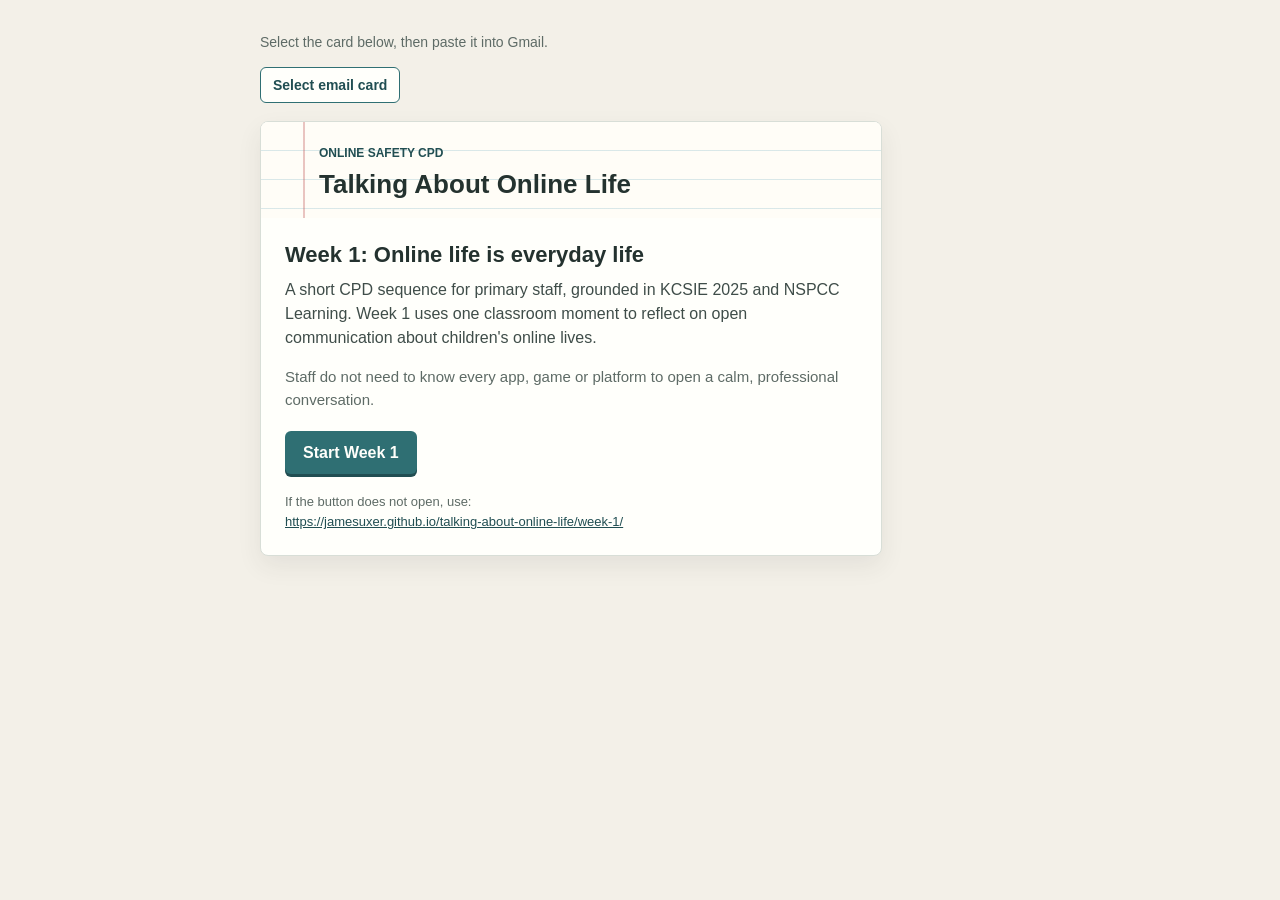
<file: email-preview.html>
<!DOCTYPE html>
<html lang="en">
  <head>
    <meta charset="utf-8">
    <meta name="viewport" content="width=device-width, initial-scale=1">
    <title>Email Preview: Talking About Online Life</title>
  </head>
  <body style="margin: 0; background: #f3f0e8; color: #24322f; font-family: Arial, Helvetica, sans-serif; line-height: 1.5;">
    <main style="max-width: 760px; margin: 0 auto; padding: 32px 16px;">
      <p style="margin: 0 0 14px; color: #5e6b66; font-size: 14px;">
        Select the card below, then paste it into Gmail.
      </p>
      <button
        type="button"
        onclick="var card = document.getElementById('email-card'); var range = document.createRange(); range.selectNode(card); var selection = window.getSelection(); selection.removeAllRanges(); selection.addRange(range);"
        style="margin: 0 0 18px; border: 1px solid #2f6f73; border-radius: 6px; background: #fffffb; color: #214e52; cursor: pointer; font-family: Arial, Helvetica, sans-serif; font-size: 14px; font-weight: 700; padding: 9px 12px;"
      >
        Select email card
      </button>

      <div
        id="email-card"
        style="max-width: 620px; border: 1px solid #d8ded7; border-radius: 8px; background: #fffffb; box-shadow: 0 10px 24px rgba(45, 50, 47, 0.08); overflow: hidden;"
      >
        <div
          style="background: #fffdf7; background-image: linear-gradient(90deg, transparent 0 42px, rgba(192, 87, 87, 0.34) 42px 44px, transparent 44px), repeating-linear-gradient(to bottom, #fffdf7 0 28px, rgba(84, 157, 181, 0.22) 28px 29px); padding: 22px 24px 18px 58px;"
        >
          <p style="margin: 0 0 8px; color: #214e52; font-size: 12px; font-weight: 700; letter-spacing: 0; text-transform: uppercase;">
            Online safety CPD
          </p>
          <h1 style="margin: 0; color: #24322f; font-size: 26px; line-height: 1.15; font-weight: 800;">
            Talking About Online Life
          </h1>
        </div>

        <div style="padding: 24px;">
          <h2 style="margin: 0 0 10px; color: #24322f; font-size: 22px; line-height: 1.2; font-weight: 800;">
            Week 1: Online life is everyday life
          </h2>
          <p style="margin: 0 0 16px; color: #3f4d49; font-size: 16px;">
            A short CPD sequence for primary staff, grounded in KCSIE 2025 and
            NSPCC Learning. Week 1 uses one classroom moment to reflect on open
            communication about children's online lives.
          </p>
          <p style="margin: 0 0 20px; color: #5e6b66; font-size: 15px;">
            Staff do not need to know every app, game or platform to open a calm,
            professional conversation.
          </p>

          <a
            href="https://jamesuxer.github.io/talking-about-online-life/week-1/"
            style="display: inline-block; border-radius: 6px; background: #2f6f73; color: #fffffb; font-size: 16px; font-weight: 800; line-height: 1.2; padding: 12px 18px; text-align: center; text-decoration: none; box-shadow: 0 3px 0 #214e52;"
          >
            Start Week 1
          </a>

          <p style="margin: 18px 0 0; color: #5e6b66; font-size: 13px;">
            If the button does not open, use:
            <br>
            <a href="https://jamesuxer.github.io/talking-about-online-life/week-1/" style="color: #214e52;">
              https://jamesuxer.github.io/talking-about-online-life/week-1/
            </a>
          </p>
        </div>
      </div>
    </main>
  </body>
</html>
</file>
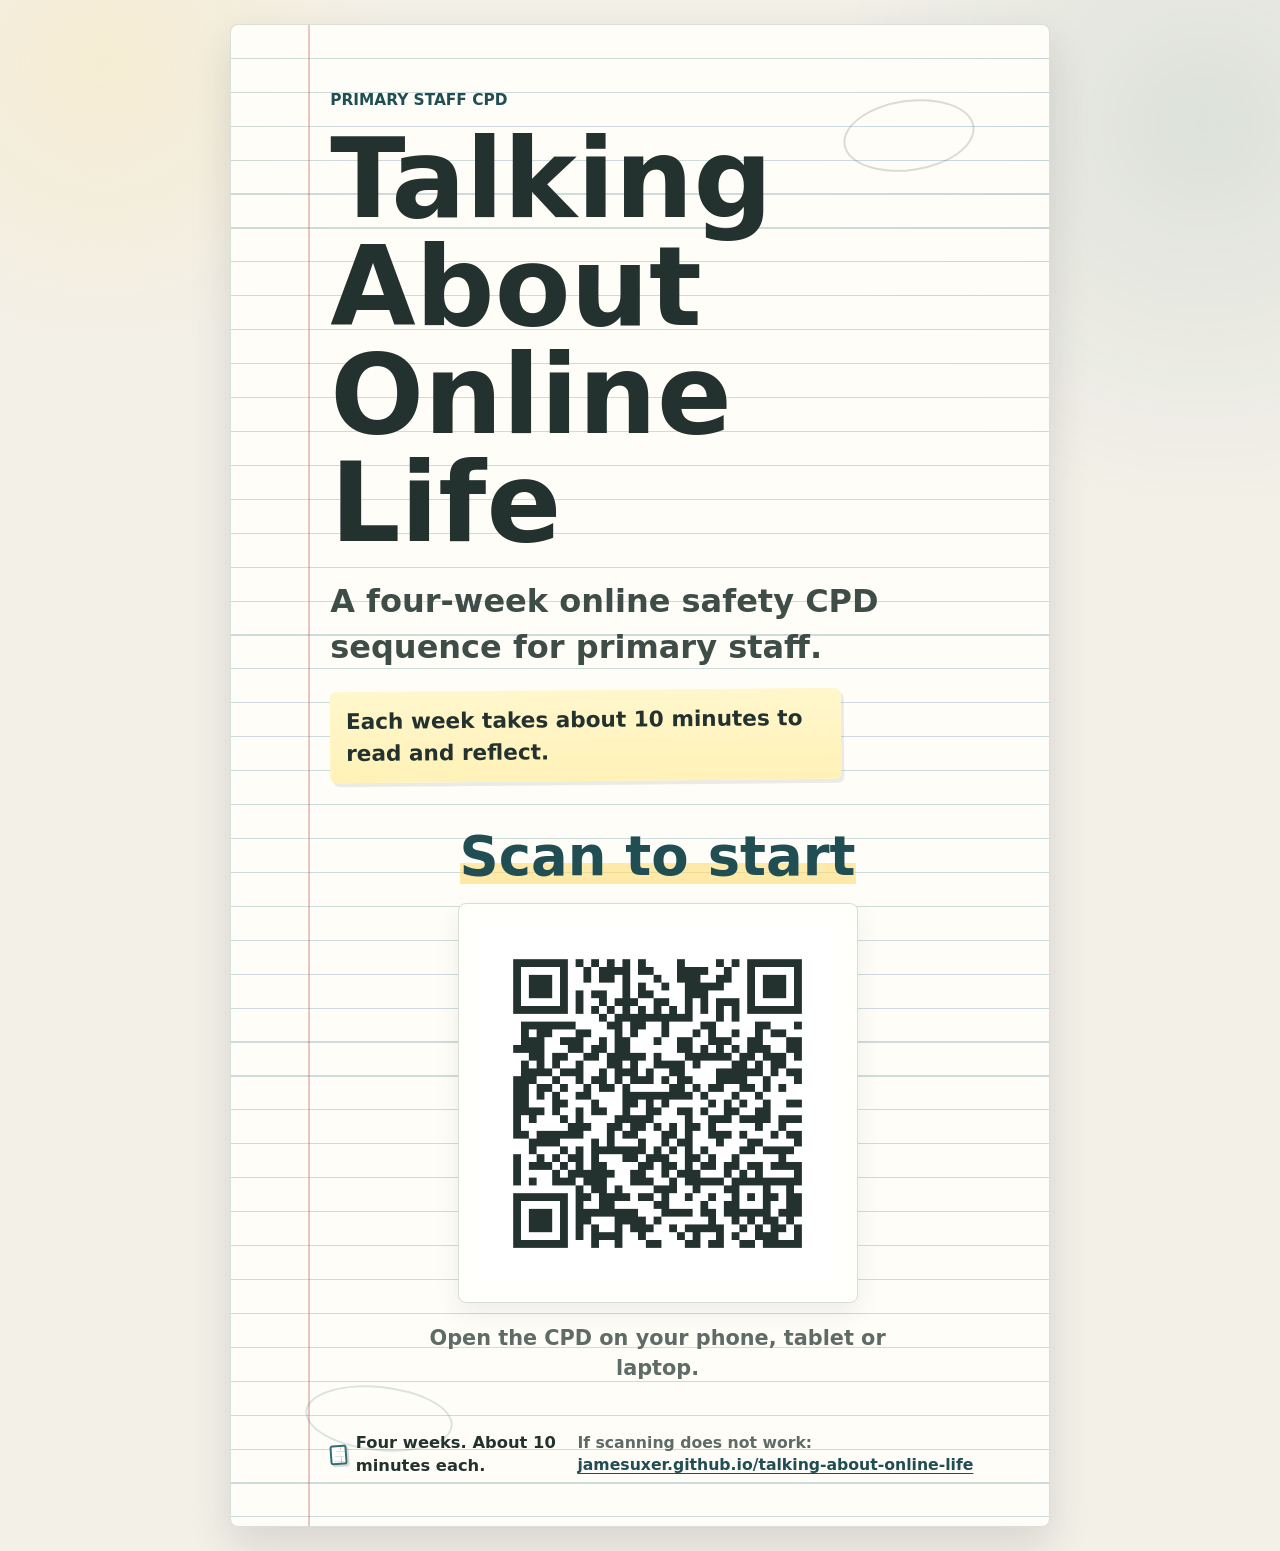
<file: qr-poster.html>
<!DOCTYPE html>
<html lang="en">
  <head>
    <meta charset="utf-8">
    <meta name="viewport" content="width=device-width, initial-scale=1">
    <meta
      name="description"
      content="Printable QR code poster for the Talking About Online Life CPD sequence."
    >
    <title>QR Poster: Talking About Online Life</title>
    <link rel="icon" href="assets/favicon.svg" type="image/svg+xml">
    <style>
      :root {
        --paper-bg: #f3f0e8;
        --paper: #fffdf7;
        --paper-clean: #fffffb;
        --paper-soft: #f8f3e6;
        --ruled-line: rgba(84, 157, 181, 0.24);
        --margin-line: rgba(192, 87, 87, 0.34);
        --pencil: #5d625f;
        --pencil-soft: rgba(93, 98, 95, 0.22);
        --felt-tip: #2f6f73;
        --felt-tip-dark: #214e52;
        --felt-tip-soft: #dceeed;
        --sticky-note: #fff2b8;
        --sticky-note-soft: #fff7cd;
        --highlight: rgba(255, 219, 112, 0.58);
        --ink: #24322f;
        --muted: #5e6b66;
        --border: #d8ded7;
        --shadow: 0 18px 42px rgba(45, 50, 47, 0.14);
      }

      * {
        box-sizing: border-box;
      }

      html {
        background: var(--paper-bg);
      }

      body {
        min-height: 100vh;
        margin: 0;
        background:
          radial-gradient(circle at 8% 4%, rgba(255, 219, 112, 0.18), transparent 18rem),
          radial-gradient(circle at 94% 8%, rgba(47, 111, 115, 0.11), transparent 24rem),
          var(--paper-bg);
        color: var(--ink);
        font-family:
          Inter, ui-sans-serif, system-ui, -apple-system, BlinkMacSystemFont,
          "Segoe UI", sans-serif;
        line-height: 1.45;
      }

      img {
        display: block;
        max-width: 100%;
      }

      .poster-page {
        min-height: 100vh;
        display: grid;
        place-items: center;
        padding: 24px;
      }

      .poster-sheet {
        position: relative;
        width: min(100%, 820px);
        min-height: min(1120px, calc(100vh - 48px));
        overflow: hidden;
        border: 1px solid rgba(216, 222, 215, 0.94);
        border-radius: 8px;
        background:
          linear-gradient(
            90deg,
            transparent 0 4.8rem,
            var(--margin-line) 4.8rem 4.92rem,
            transparent 4.92rem
          ),
          repeating-linear-gradient(
            to bottom,
            var(--paper) 0 2.05rem,
            var(--ruled-line) 2.05rem 2.12rem
          );
        box-shadow: var(--shadow);
        padding: clamp(2rem, 5vw, 4rem) clamp(1.5rem, 5vw, 4.5rem) clamp(1.5rem, 4vw, 3rem) clamp(3.1rem, 8vw, 6.2rem);
      }

      .poster-sheet::before,
      .poster-sheet::after {
        content: "";
        position: absolute;
        pointer-events: none;
        border: 2px solid var(--pencil-soft);
        border-radius: 50%;
      }

      .poster-sheet::before {
        right: 9%;
        top: 5%;
        width: 8rem;
        height: 4.2rem;
        transform: rotate(-8deg);
      }

      .poster-sheet::after {
        left: 9%;
        bottom: 5%;
        width: 9rem;
        height: 3.8rem;
        border-color: rgba(47, 111, 115, 0.18);
        transform: rotate(6deg);
      }

      .poster-content {
        position: relative;
        z-index: 1;
        min-height: calc(1120px - 7rem);
        display: grid;
        grid-template-rows: auto 1fr auto;
        gap: clamp(1.4rem, 4vw, 3rem);
      }

      .poster-heading {
        max-width: 680px;
      }

      .eyebrow {
        margin: 0 0 0.85rem;
        color: var(--felt-tip-dark);
        font-size: clamp(0.82rem, 1.6vw, 0.96rem);
        font-weight: 800;
        letter-spacing: 0;
        text-transform: uppercase;
      }

      h1 {
        max-width: 10ch;
        margin: 0;
        font-size: clamp(3.6rem, 9vw, 6.9rem);
        line-height: 0.98;
        letter-spacing: 0;
      }

      .subtitle {
        max-width: 34ch;
        margin: 1.25rem 0 0;
        color: #3f4d49;
        font-size: clamp(1.35rem, 3vw, 2rem);
        font-weight: 720;
      }

      .time-note {
        display: inline-block;
        max-width: 34ch;
        margin: 1.25rem 0 0;
        border-radius: 6px;
        background: linear-gradient(180deg, var(--sticky-note-soft), var(--sticky-note));
        padding: 0.9rem 1rem;
        color: var(--ink);
        font-size: clamp(1.05rem, 2.1vw, 1.35rem);
        font-weight: 780;
        box-shadow: 3px 4px 0 rgba(93, 98, 95, 0.12);
        transform: rotate(-0.5deg);
      }

      .qr-area {
        align-self: center;
        display: grid;
        gap: 1.2rem;
        justify-items: center;
        text-align: center;
      }

      .qr-card {
        width: min(100%, 25rem);
        border: 1px solid var(--border);
        border-radius: 8px;
        background: var(--paper-clean);
        padding: clamp(1.1rem, 3vw, 1.45rem);
        box-shadow: 0 10px 24px rgba(45, 50, 47, 0.08);
      }

      .qr-card img {
        width: 100%;
        height: auto;
        border-radius: 4px;
      }

      .scan-label {
        margin: 0;
        color: var(--felt-tip-dark);
        font-size: clamp(2rem, 5vw, 3.4rem);
        font-weight: 850;
        line-height: 1;
        background: linear-gradient(transparent 62%, var(--highlight) 62%);
        -webkit-box-decoration-break: clone;
        box-decoration-break: clone;
      }

      .supporting-line {
        max-width: 32ch;
        margin: 0;
        color: var(--muted);
        font-size: clamp(1.05rem, 2vw, 1.3rem);
        font-weight: 650;
      }

      .fallback {
        margin: 0;
        color: var(--muted);
        font-size: clamp(0.82rem, 1.6vw, 0.98rem);
      }

      .fallback a {
        color: var(--felt-tip-dark);
        font-weight: 800;
        overflow-wrap: anywhere;
        text-decoration-thickness: 1px;
        text-underline-offset: 0.18em;
      }

      .poster-footer {
        display: flex;
        align-items: center;
        justify-content: space-between;
        gap: 1rem;
        color: var(--muted);
        font-size: clamp(0.9rem, 1.7vw, 1.02rem);
        font-weight: 700;
      }

      .brand-mark {
        display: inline-block;
        width: 1.05rem;
        height: 1.22rem;
        flex: 0 0 auto;
        border: 2px solid var(--felt-tip);
        border-radius: 3px;
        background:
          linear-gradient(90deg, transparent 0 68%, var(--margin-line) 68% 72%, transparent 72%),
          repeating-linear-gradient(
            to bottom,
            var(--paper-clean) 0 0.27rem,
            var(--ruled-line) 0.27rem 0.31rem
          );
        box-shadow: 2px 2px 0 var(--pencil-soft);
        transform: rotate(-4deg);
      }

      .brand-lockup {
        display: inline-flex;
        align-items: center;
        gap: 0.55rem;
        color: var(--ink);
      }

      @page {
        size: A4;
        margin: 0;
      }

      @media print {
        html,
        body {
          width: 210mm;
          height: 297mm;
          background: var(--paper);
        }

        body {
          -webkit-print-color-adjust: exact;
          print-color-adjust: exact;
        }

        .poster-page {
          width: 210mm;
          min-height: 297mm;
          padding: 0;
        }

        .poster-sheet {
          width: 210mm;
          min-height: 297mm;
          border: 0;
          border-radius: 0;
          box-shadow: none;
          padding: 18mm 16mm 14mm 27mm;
        }

        .poster-content {
          min-height: 265mm;
          gap: 10mm;
        }

        .eyebrow {
          font-size: 11pt;
        }

        h1 {
          font-size: 54pt;
        }

        .subtitle {
          font-size: 18pt;
        }

        .time-note {
          font-size: 14pt;
        }

        .qr-card {
          width: 92mm;
          padding: 5mm;
        }

        .scan-label {
          font-size: 32pt;
        }

        .supporting-line {
          font-size: 13pt;
        }

        .fallback,
        .poster-footer {
          font-size: 9.5pt;
        }
      }

      @media (max-width: 620px) {
        .poster-page {
          padding: 12px;
        }

        .poster-sheet {
          min-height: auto;
          padding-left: 3rem;
        }

        .poster-content {
          min-height: auto;
        }

        .poster-footer {
          align-items: flex-start;
          flex-direction: column;
        }
      }
    </style>
  </head>
  <body>
    <main class="poster-page" aria-label="Printable QR code poster">
      <article class="poster-sheet">
        <div class="poster-content">
          <header class="poster-heading">
            <p class="eyebrow">Primary staff CPD</p>
            <h1>Talking About Online Life</h1>
            <p class="subtitle">
              A four-week online safety CPD sequence for primary staff.
            </p>
            <p class="time-note">
              Each week takes about 10 minutes to read and reflect.
            </p>
          </header>

          <section class="qr-area" aria-labelledby="scan-heading">
            <p class="scan-label" id="scan-heading">Scan to start</p>
            <div class="qr-card" aria-label="QR code for Talking About Online Life">
              <img
                src="assets/images/qr-talking-about-online-life.png"
                alt="QR code linking to https://jamesuxer.github.io/talking-about-online-life/"
                width="810"
                height="810"
              >
            </div>
            <p class="supporting-line">
              Open the CPD on your phone, tablet or laptop.
            </p>
          </section>

          <footer class="poster-footer">
            <span class="brand-lockup">
              <span class="brand-mark" aria-hidden="true"></span>
              <span>Four weeks. About 10 minutes each.</span>
            </span>
            <p class="fallback">
              If scanning does not work:
              <a href="https://jamesuxer.github.io/talking-about-online-life/">
                jamesuxer.github.io/talking-about-online-life
              </a>
            </p>
          </footer>
        </div>
      </article>
    </main>
  </body>
</html>
</file>
<file: shared/styles.css>
:root {
  --paper-bg: #f3f0e8;
  --paper: #fffdf7;
  --paper-clean: #fffffb;
  --paper-soft: #f8f3e6;
  --paper-warm: #fff8e2;
  --ruled-line: rgba(84, 157, 181, 0.24);
  --margin-line: rgba(192, 87, 87, 0.34);
  --pencil: #5d625f;
  --pencil-soft: rgba(93, 98, 95, 0.22);
  --felt-tip: #2f6f73;
  --felt-tip-dark: #214e52;
  --felt-tip-soft: #dceeed;
  --sticky-note: #fff2b8;
  --sticky-note-soft: #fff7cd;
  --highlight: rgba(255, 219, 112, 0.58);
  --background: var(--paper-bg);
  --surface: var(--paper-clean);
  --surface-soft: #eef5ef;
  --surface-warm: var(--paper-warm);
  --ink: #24322f;
  --muted: #5e6b66;
  --accent: var(--felt-tip);
  --accent-dark: var(--felt-tip-dark);
  --accent-soft: var(--felt-tip-soft);
  --border: #d8ded7;
  --focus: #9f4f1a;
  --shadow: 0 18px 42px rgba(45, 50, 47, 0.12);
  --shadow-soft: 0 10px 24px rgba(45, 50, 47, 0.08);
  --shadow-lift: 0 16px 30px rgba(45, 50, 47, 0.12);
  --radius: 8px;
  --radius-small: 6px;
  --space-1: 0.5rem;
  --space-2: 0.75rem;
  --space-3: 1rem;
  --space-4: 1.25rem;
  --space-5: 1.75rem;
  --space-6: 2.25rem;
  --space-section: clamp(3.5rem, 7vw, 6rem);
  --container: 1160px;
}

* {
  box-sizing: border-box;
}

html {
  scroll-behavior: smooth;
}

body {
  margin: 0;
  background:
    radial-gradient(circle at 0 0, rgba(255, 219, 112, 0.16), transparent 24rem),
    radial-gradient(circle at 95% 8%, rgba(47, 111, 115, 0.1), transparent 30rem),
    var(--background);
  color: var(--ink);
  font-family:
    Inter, ui-sans-serif, system-ui, -apple-system, BlinkMacSystemFont, "Segoe UI",
    sans-serif;
  font-size: 1rem;
  line-height: 1.65;
  text-rendering: optimizeLegibility;
}

img,
svg {
  display: block;
  max-width: 100%;
}

a {
  color: var(--accent-dark);
  text-underline-offset: 0.18em;
}

a:hover {
  color: var(--accent);
}

button,
input,
textarea {
  font: inherit;
}

button {
  cursor: pointer;
}

:focus-visible {
  outline: 3px solid var(--focus);
  outline-offset: 4px;
}

::selection {
  background: var(--accent-soft);
  color: var(--ink);
}

.skip-link {
  position: absolute;
  left: 1rem;
  top: 1rem;
  z-index: 20;
  transform: translateY(-150%);
  border-radius: 6px;
  background: var(--ink);
  color: var(--surface);
  padding: 0.65rem 0.9rem;
  text-decoration: none;
}

.skip-link:focus {
  transform: translateY(0);
}

.site-header {
  position: sticky;
  top: 0;
  z-index: 10;
  border-bottom: 1px solid rgba(217, 225, 220, 0.85);
  background: rgba(255, 253, 247, 0.92);
  backdrop-filter: blur(12px);
}

.site-header__inner {
  display: flex;
  align-items: center;
  justify-content: space-between;
  gap: 1rem;
  width: min(100% - 2rem, var(--container));
  margin: 0 auto;
  padding: 0.9rem 0;
}

.brand-link,
.header-actions,
.week-card__topline,
.footer-nav__inner {
  display: flex;
  align-items: center;
  gap: 0.75rem;
}

.brand-link {
  min-width: 0;
  color: var(--ink);
  font-weight: 750;
  line-height: 1.2;
  text-decoration: none;
}

.brand-link span:last-child {
  overflow-wrap: anywhere;
}

.brand-mark {
  display: inline-block;
  width: 1.05rem;
  height: 1.22rem;
  flex: 0 0 auto;
  border: 2px solid var(--accent);
  border-radius: 3px;
  background:
    linear-gradient(90deg, transparent 0 68%, var(--margin-line) 68% 72%, transparent 72%),
    repeating-linear-gradient(
      to bottom,
      var(--paper-clean) 0 0.27rem,
      var(--ruled-line) 0.27rem 0.31rem
    );
  box-shadow: 2px 2px 0 var(--pencil-soft);
  transform: rotate(-4deg);
}

.header-note {
  flex: 0 0 auto;
  color: var(--muted);
  font-size: 0.92rem;
  font-weight: 650;
}

.header-link,
.text-link {
  color: var(--accent-dark);
  font-weight: 750;
}

.container {
  width: min(100% - 2rem, var(--container));
  margin: 0 auto;
}

.container.narrow {
  width: min(100% - 2rem, 880px);
}

.section {
  position: relative;
  padding: var(--space-section) 0;
}

section[id] {
  scroll-margin-top: 6rem;
}

.section--tight {
  padding-top: 2rem;
}

.section--compact {
  padding: clamp(2.5rem, 5vw, 4rem) 0;
}

.section--tint {
  background:
    linear-gradient(180deg, rgba(255, 253, 247, 0.86), rgba(248, 243, 230, 0.72));
  border-block: 1px solid rgba(217, 225, 220, 0.7);
}

.hero,
.home-hero {
  min-height: min(72vh, 720px);
  display: grid;
  align-items: center;
}

.lesson-section {
  scroll-margin-top: 6rem;
}

.notebook-hero {
  isolation: isolate;
  overflow: hidden;
  background: var(--paper-bg);
}

.notebook-hero::before {
  content: "";
  position: absolute;
  inset: 0;
  z-index: -2;
  background:
    linear-gradient(
      90deg,
      transparent 0 4.7rem,
      var(--margin-line) 4.7rem 4.82rem,
      transparent 4.82rem
    ),
    repeating-linear-gradient(
      to bottom,
      rgba(255, 253, 247, 0.2) 0 2.05rem,
      var(--ruled-line) 2.05rem 2.12rem
    );
  opacity: 0.72;
}

.notebook-hero::after {
  content: "";
  position: absolute;
  right: min(5vw, 4rem);
  bottom: clamp(2rem, 7vw, 5rem);
  z-index: -1;
  width: clamp(11rem, 22vw, 18rem);
  aspect-ratio: 1.65 / 1;
  border: 2px solid var(--pencil-soft);
  border-radius: 48% 52% 46% 54%;
  transform: rotate(-7deg);
}

.hero-grid {
  display: grid;
  grid-template-columns: minmax(0, 1.08fr) minmax(20rem, 0.72fr);
  align-items: center;
  gap: clamp(2rem, 6vw, 5rem);
}

.hero-copy {
  max-width: 720px;
}

.hero-copy.paper-panel {
  padding: clamp(1.25rem, 3vw, 2rem);
}

.hero-copy--annotated {
  position: relative;
}

.hero-copy--annotated::before {
  content: "";
  position: absolute;
  top: 1rem;
  bottom: 1rem;
  left: 0.85rem;
  width: 2px;
  border-radius: 999px;
  background: var(--margin-line);
}

.hero-copy--annotated > * {
  position: relative;
}

.eyebrow {
  margin: 0 0 0.8rem;
  color: var(--accent-dark);
  font-size: 0.8rem;
  font-weight: 800;
  letter-spacing: 0;
  text-transform: uppercase;
}

h1,
h2,
h3,
p {
  overflow-wrap: break-word;
}

h1,
h2,
h3 {
  margin: 0;
  line-height: 1.1;
}

h1 {
  max-width: 13ch;
  font-size: clamp(3rem, 7vw, 5.8rem);
}

h2 {
  font-size: clamp(2rem, 4vw, 3.2rem);
}

h3 {
  font-size: clamp(1.2rem, 2vw, 1.45rem);
}

p {
  margin: 0;
}

.lead {
  max-width: 66ch;
  margin-top: 1.35rem;
  color: #3f4d49;
  font-size: clamp(1.12rem, 2vw, 1.32rem);
  line-height: 1.6;
}

.hero-copy > p:not(.eyebrow):not(.lead) {
  max-width: 68ch;
  margin-top: 1rem;
  color: var(--muted);
}

.core-message {
  position: relative;
  margin-top: 1.2rem !important;
  border-left: 0;
  border-radius: var(--radius-small);
  background: linear-gradient(180deg, var(--sticky-note-soft), var(--sticky-note));
  padding: 0.9rem 1rem 0.9rem 1.1rem;
  box-shadow: 3px 4px 0 rgba(93, 98, 95, 0.12);
}

.teacher-annotation::after {
  content: "";
  position: absolute;
  inset: -0.45rem -0.5rem;
  pointer-events: none;
  border: 2px solid rgba(93, 98, 95, 0.28);
  border-radius: 48% 52% 45% 55%;
  transform: rotate(-1.4deg);
}

.button {
  display: inline-flex;
  align-items: center;
  justify-content: center;
  min-height: 2.9rem;
  margin-top: 1.65rem;
  border: 1px solid transparent;
  border-radius: var(--radius-small);
  padding: 0.78rem 1rem;
  font-weight: 800;
  line-height: 1.2;
  text-align: center;
  text-decoration: none;
  transition:
    background-color 160ms ease,
    border-color 160ms ease,
    box-shadow 160ms ease,
    transform 160ms ease;
}

.button--primary {
  background: var(--accent);
  color: var(--surface);
  box-shadow: 0 3px 0 var(--accent-dark), var(--shadow-soft);
}

.button--primary:hover {
  background: var(--accent-dark);
  color: var(--surface);
  transform: translateY(-1px);
}

.button--secondary {
  border-color: var(--accent);
  background: var(--paper-clean);
  color: var(--accent-dark);
  box-shadow: 0 2px 0 rgba(47, 111, 115, 0.18);
}

.button--secondary:hover {
  background: var(--accent-soft);
  transform: translateY(-1px);
}

.button:active {
  transform: translateY(1px);
}

.paper-panel,
.paper-visual {
  margin: 0;
  overflow: hidden;
  border: 1px solid rgba(216, 222, 215, 0.94);
  border-radius: var(--radius);
  background: var(--paper-clean);
  box-shadow: var(--shadow);
}

.paper-panel {
  margin: 0;
  overflow: visible;
}

.lined-paper-panel {
  position: relative;
  overflow: hidden;
  background:
    linear-gradient(
      90deg,
      transparent 0 1.1rem,
      var(--margin-line) 1.1rem 1.18rem,
      transparent 1.18rem
    ),
    repeating-linear-gradient(
      to bottom,
      var(--paper) 0 1.95rem,
      var(--ruled-line) 1.95rem 2.02rem
    );
}

.lined-paper-panel > * {
  position: relative;
  z-index: 1;
}

.paper-visual img {
  width: 100%;
  height: 100%;
  object-fit: cover;
}

.paper-visual--hero {
  aspect-ratio: 3 / 2;
  min-height: 22rem;
}

.section-heading {
  position: relative;
  max-width: 760px;
  margin-bottom: 2rem;
}

.margin-prompt {
  padding-left: 1.1rem;
}

.margin-prompt::before {
  content: "";
  position: absolute;
  top: 0.18rem;
  bottom: 0.12rem;
  left: 0;
  width: 3px;
  border-radius: 999px;
  background: var(--margin-line);
}

.margin-prompt::after {
  content: "";
  position: absolute;
  left: -0.28rem;
  top: 0.18rem;
  width: 1.05rem;
  height: 0.55rem;
  border-top: 2px solid var(--pencil-soft);
  border-radius: 50%;
  transform: rotate(-10deg);
}

.section-heading p:last-child {
  margin-top: 0.8rem;
  color: var(--muted);
  font-size: 1.08rem;
}

.section-heading--compact {
  margin-bottom: 0;
}

.week-grid,
.story-grid {
  display: grid;
  gap: 1rem;
}

.week-grid {
  grid-template-columns: repeat(4, minmax(0, 1fr));
}

.evidence-grid {
  grid-template-columns: repeat(auto-fit, minmax(min(100%, 14rem), 1fr));
}

.story-grid {
  grid-template-columns: repeat(4, minmax(0, 1fr));
}

.week-card,
.story-card,
.guidance-card,
.action-card,
.reflection-card,
.feedback-panel {
  border: 1px solid var(--border);
  border-radius: var(--radius);
  background: var(--paper-clean);
  box-shadow: var(--shadow-soft);
}

.week-card,
.story-card {
  min-height: 100%;
  padding: 1.25rem;
}

.week-card,
.story-card,
.option-card,
.action-card {
  transition:
    border-color 160ms ease,
    box-shadow 160ms ease,
    transform 160ms ease;
}

.week-card:hover,
.story-card:hover,
.option-card:hover,
.action-card:hover {
  border-color: rgba(47, 111, 115, 0.35);
  box-shadow: var(--shadow-lift);
  transform: translateY(-2px);
}

.week-card--active {
  border-color: rgba(47, 111, 115, 0.5);
  background:
    linear-gradient(180deg, rgba(255, 253, 247, 0.92), rgba(220, 238, 237, 0.72)),
    var(--paper-clean);
}

.week-card__meta,
.story-card__number,
.action-card__label {
  margin-bottom: 0.7rem;
  color: var(--accent-dark);
  font-size: 0.82rem;
  font-weight: 800;
  text-transform: uppercase;
}

.progress-marker {
  display: inline-flex;
  width: fit-content;
  align-items: center;
  border: 1px solid rgba(47, 111, 115, 0.26);
  border-radius: 999px;
  background: var(--paper-soft);
  padding: 0.24rem 0.58rem;
}

.week-card p:not(.week-card__meta) {
  margin-top: 0.8rem;
  color: var(--muted);
}

.week-card .text-link {
  display: inline-block;
  margin-top: 1.25rem;
}

.status-pill {
  border: 1px solid rgba(47, 111, 115, 0.25);
  border-radius: 5px 5px 3px 3px;
  background: var(--sticky-note-soft);
  color: var(--accent-dark);
  padding: 0.25rem 0.55rem;
  font-size: 0.78rem;
  font-weight: 800;
  box-shadow: 2px 2px 0 rgba(93, 98, 95, 0.12);
  transform: rotate(0.6deg);
}

.story-card {
  position: relative;
  overflow: hidden;
}

.story-card.activity-card::after,
.action-card.activity-card::after {
  content: "";
  position: absolute;
  right: 0.85rem;
  bottom: 0.85rem;
  width: 2.2rem;
  height: 1.25rem;
  pointer-events: none;
  border-bottom: 2px solid rgba(93, 98, 95, 0.16);
  border-radius: 50%;
  transform: rotate(-8deg);
}

.story-card p:last-child {
  margin-top: 0.8rem;
  color: var(--muted);
}

.story-card__image {
  width: calc(100% + 2.5rem);
  height: clamp(10.5rem, 18vw, 13.5rem);
  max-width: none;
  margin: -1.25rem -1.25rem 1.1rem;
  border-bottom: 1px solid var(--border);
  object-fit: cover;
  object-position: center 72%;
}

.story-card--quote {
  background:
    linear-gradient(180deg, rgba(255, 253, 247, 0.96), rgba(255, 248, 226, 0.88)),
    var(--surface-warm);
}

.story-quote {
  color: var(--ink) !important;
  font-size: 1.25rem;
  font-weight: 800;
  background: linear-gradient(transparent 58%, var(--highlight) 58%);
  -webkit-box-decoration-break: clone;
  box-decoration-break: clone;
}

.notice-options {
  display: grid;
  gap: 0.85rem;
}

.notice-option-item {
  display: grid;
  gap: 0.5rem;
}

.option-card {
  display: grid;
  grid-template-columns: auto minmax(0, 1fr);
  align-items: start;
  gap: 0.8rem;
  width: 100%;
  border: 1px solid var(--border);
  border-radius: var(--radius);
  background: var(--paper-clean);
  color: var(--ink);
  padding: 1rem;
  text-align: left;
  box-shadow: none;
}

.option-card:hover {
  border-color: rgba(47, 111, 115, 0.45);
}

.option-card[aria-pressed="true"] {
  border-color: var(--accent);
  background:
    linear-gradient(90deg, rgba(255, 242, 184, 0.78), rgba(220, 238, 237, 0.55)),
    var(--paper-clean);
  box-shadow: inset 4px 0 0 var(--accent), var(--shadow-soft);
}

.option-card[aria-pressed="true"]::after {
  content: "Selected";
  grid-column: 2;
  color: var(--accent-dark);
  font-size: 0.84rem;
  font-weight: 800;
}

.option-card__letter {
  display: inline-grid;
  place-items: center;
  min-width: 2rem;
  height: 2rem;
  border-radius: 50%;
  border: 1px solid rgba(47, 111, 115, 0.24);
  background: var(--paper-soft);
  color: var(--accent-dark);
  font-weight: 850;
}

.feedback-panel {
  margin-top: 1rem;
  padding: 1rem;
  color: var(--ink);
}

.feedback-panel--option {
  margin-top: 0;
  margin-left: clamp(0rem, 7vw, 2.8rem);
}

.reflection-note,
.feedback-panel {
  position: relative;
}

.feedback-panel,
.reflection-note {
  border-color: rgba(196, 164, 68, 0.38);
}

.feedback-panel:not(.reflection-card),
.reflection-note:not(.reflection-card) {
  background: linear-gradient(180deg, var(--sticky-note-soft), var(--sticky-note));
}

.feedback-panel::before,
.reflection-note::before {
  content: "";
  position: absolute;
  top: 0.72rem;
  right: 0.85rem;
  width: 1.65rem;
  height: 0.8rem;
  pointer-events: none;
  border-bottom: 2px solid rgba(93, 98, 95, 0.24);
  border-radius: 50%;
  transform: rotate(-12deg);
}

.feedback-panel p + p {
  margin-top: 0.75rem;
}

.feedback-panel--inline {
  width: 100%;
}

.guidance-layout {
  display: grid;
  grid-template-columns: 0.7fr 1.3fr;
  gap: clamp(1.5rem, 4vw, 3rem);
  align-items: start;
}

.guidance-card {
  padding: 1.25rem;
  box-shadow: none;
}

.safeguarding-callout {
  border-left: 4px solid var(--pencil);
  background: var(--paper-clean);
}

.guidance-card p + p {
  margin-top: 0.9rem;
}

.source-list {
  display: flex;
  flex-wrap: wrap;
  gap: 0.65rem;
  margin: 1rem 0 0;
  padding: 0;
  list-style: none;
}

.source-list a {
  display: inline-flex;
  min-height: 2.4rem;
  align-items: center;
  border: 1px solid rgba(47, 111, 115, 0.25);
  border-radius: var(--radius-small);
  background: var(--paper-soft);
  padding: 0.45rem 0.75rem;
  font-size: 0.9rem;
  font-weight: 750;
  line-height: 1.2;
  text-decoration: none;
}

.source-list a:hover {
  background: var(--accent-soft);
}

.action-grid {
  display: grid;
  grid-template-columns: minmax(0, 0.85fr) minmax(0, 1.15fr);
  gap: clamp(1.5rem, 4vw, 3rem);
  align-items: start;
}

.action-card,
.reflection-card {
  padding: clamp(1.25rem, 3vw, 2rem);
}

.activity-card {
  position: relative;
}

.action-card__image {
  width: calc(100% + clamp(2.5rem, 6vw, 4rem));
  height: clamp(12rem, 30vw, 20rem);
  max-width: none;
  margin:
    calc(clamp(1.25rem, 3vw, 2rem) * -1)
    calc(clamp(1.25rem, 3vw, 2rem) * -1)
    1.25rem;
  border-bottom: 1px solid var(--border);
  object-position: center 72%;
  object-fit: cover;
}

.action-card__prompt {
  display: inline;
  margin-bottom: 0.8rem;
  font-size: clamp(1.55rem, 4vw, 2.6rem);
  font-weight: 850;
  line-height: 1.15;
  background: linear-gradient(transparent 62%, var(--highlight) 62%);
  -webkit-box-decoration-break: clone;
  box-decoration-break: clone;
}

.action-card__prompt + p {
  margin-top: 0.8rem;
}

.starter-list {
  display: grid;
  gap: 0.65rem;
  margin-top: 1rem;
}

.starter-list p {
  border-left: 4px solid var(--accent);
  border-radius: var(--radius-small);
  background: var(--sticky-note-soft);
  padding: 0.7rem 0.9rem;
  font-weight: 750;
  box-shadow: 2px 2px 0 rgba(93, 98, 95, 0.1);
}

.reflection-card {
  display: grid;
  gap: 1rem;
  padding-left: clamp(2rem, 5vw, 3rem);
}

.reflection-card.lined-paper-panel {
  background:
    linear-gradient(
      90deg,
      transparent 0 1.1rem,
      var(--margin-line) 1.1rem 1.18rem,
      transparent 1.18rem
    ),
    repeating-linear-gradient(
      to bottom,
      var(--paper) 0 1.95rem,
      var(--ruled-line) 1.95rem 2.02rem
    );
}

.reflection-prompts {
  display: grid;
  gap: 0.65rem;
}

.reflection-prompts p {
  position: relative;
  padding-left: 1.1rem;
  color: var(--ink);
  font-weight: 720;
  line-height: 1.45;
}

.reflection-prompts p::before {
  content: "";
  position: absolute;
  left: 0;
  top: 0.62em;
  width: 0.42rem;
  height: 0.42rem;
  border: 2px solid var(--accent);
  border-radius: 50%;
  background: var(--paper-clean);
}

textarea {
  display: block;
  width: 100%;
  min-height: 10rem;
  resize: vertical;
  border: 1px solid rgba(93, 98, 95, 0.28);
  border-radius: var(--radius);
  background:
    repeating-linear-gradient(
      to bottom,
      rgba(255, 253, 247, 0.98) 0 1.9rem,
      rgba(84, 157, 181, 0.16) 1.9rem 1.96rem
    ),
    var(--paper-clean);
  color: var(--ink);
  padding: 1rem;
  line-height: 1.8;
  box-shadow: inset 0 1px 0 rgba(255, 255, 255, 0.72);
}

textarea::placeholder {
  color: #7b8782;
}

textarea:focus {
  border-color: var(--accent);
  box-shadow: 0 0 0 4px rgba(159, 79, 26, 0.16);
  outline: none;
}

.reflection-tools {
  display: flex;
  flex-wrap: wrap;
  gap: 0.75rem;
}

.reflection-tools .button {
  margin-top: 0;
}

.reflection-tools-feedback {
  margin-top: 0;
}

.reflection-card .button {
  justify-self: start;
  margin-top: 0;
}

.response-steps {
  display: grid;
  grid-template-columns: repeat(4, minmax(0, 1fr));
  gap: 1rem;
  margin: 0;
  padding: 0;
  list-style: none;
}

.response-steps li {
  display: flex;
  align-items: flex-start;
  gap: 0.85rem;
  padding: 1.1rem;
  box-shadow: var(--shadow-soft);
}

.response-steps li:nth-child(even) {
  transform: rotate(0.35deg);
}

.response-steps h3 {
  margin-top: 0.15rem;
}

.response-steps p {
  margin-top: 0.55rem;
  color: var(--muted);
}

.response-steps__number {
  display: inline-grid;
  width: 2.1rem;
  height: 2.1rem;
  flex: 0 0 auto;
  place-items: center;
  border: 1px solid rgba(47, 111, 115, 0.3);
  border-radius: 50%;
  background: var(--sticky-note-soft);
  color: var(--accent-dark);
  font-weight: 850;
}

.scenario-activity {
  display: grid;
  gap: 1rem;
}

.scenario-progress {
  margin-bottom: 0.15rem;
}

.scenario-card,
.checkpoint-card {
  padding: clamp(1.25rem, 4vw, 2.25rem);
}

.scenario-card__context,
.selected-context__label,
.plan-preview__label {
  color: var(--accent-dark);
  font-size: 0.82rem;
  font-weight: 800;
  text-transform: uppercase;
}

.scenario-card h3 {
  max-width: 25ch;
  margin-top: 0.65rem;
  font-size: clamp(1.55rem, 4vw, 2.35rem);
}

.scenario-card__prompt {
  margin: 1rem 0;
  color: var(--muted);
  font-weight: 750;
}

.scenario-options,
.scenario-option-item {
  display: grid;
  gap: 0.65rem;
}

.scenario-controls {
  display: flex;
  justify-content: space-between;
  gap: 0.75rem;
}

.scenario-controls .button {
  margin-top: 0;
}

.button:disabled {
  cursor: not-allowed;
  opacity: 0.58;
  transform: none;
}

.phrase-options {
  display: flex;
  flex-wrap: wrap;
  gap: 0.7rem;
  margin-top: 1.25rem;
}

.phrase-chip {
  min-height: 2.9rem;
  border: 1px solid rgba(47, 111, 115, 0.34);
  border-radius: 999px;
  background: var(--paper-clean);
  color: var(--ink);
  padding: 0.65rem 0.9rem;
  font-weight: 730;
  text-align: left;
}

.phrase-chip:hover {
  border-color: var(--accent);
  background: var(--accent-soft);
}

.phrase-chip[aria-pressed="true"] {
  border-color: var(--accent);
  background: var(--sticky-note-soft);
  box-shadow: inset 0 -3px 0 var(--accent);
}

.role-selector {
  display: grid;
  gap: 1.25rem;
}

.role-options {
  display: grid;
  grid-template-columns: repeat(3, minmax(0, 1fr));
  gap: 0.85rem;
}

.role-option {
  display: grid;
  align-content: start;
  gap: 0.45rem;
  min-height: 8.3rem;
  border: 1px solid var(--border);
  border-radius: var(--radius);
  background: var(--paper-clean);
  color: var(--muted);
  padding: 1rem;
  text-align: left;
  box-shadow: var(--shadow-soft);
}

.role-option:hover {
  border-color: rgba(47, 111, 115, 0.55);
  transform: translateY(-1px);
}

.role-option[aria-pressed="true"] {
  border-color: var(--accent);
  background:
    linear-gradient(180deg, rgba(255, 253, 247, 0.94), rgba(220, 238, 237, 0.68)),
    var(--paper-clean);
  color: var(--ink);
  box-shadow: inset 4px 0 0 var(--accent), var(--shadow-soft);
}

.role-option[aria-pressed="true"]::after {
  content: "Selected";
  color: var(--accent-dark);
  font-size: 0.8rem;
  font-weight: 800;
}

.role-option__title {
  color: var(--ink);
  font-size: 1.08rem;
  font-weight: 820;
  line-height: 1.25;
}

.role-selection-status {
  color: var(--muted);
  font-weight: 700;
}

.role-habit-panel {
  padding: clamp(1.25rem, 4vw, 2rem);
  box-shadow: var(--shadow-soft);
}

.role-habit-panel > p:not(.eyebrow) {
  margin-top: 0.65rem;
  color: var(--muted);
}

.habit-options {
  display: grid;
  grid-template-columns: repeat(3, minmax(0, 1fr));
  gap: 0.75rem;
  margin-top: 1.25rem;
}

.habit-option {
  position: relative;
  min-height: 8.5rem;
  border: 1px solid rgba(47, 111, 115, 0.3);
  border-radius: var(--radius);
  background: var(--paper-soft);
  color: var(--ink);
  padding: 1rem;
  font-weight: 720;
  text-align: left;
}

.habit-option:hover {
  border-color: var(--accent);
  background: var(--accent-soft);
}

.habit-option[aria-pressed="true"] {
  border-color: var(--accent);
  background: var(--sticky-note-soft);
  box-shadow: inset 0 -4px 0 var(--accent);
}

.habit-option[aria-pressed="true"]::after {
  content: "Chosen habit";
  display: block;
  margin-top: 0.75rem;
  color: var(--accent-dark);
  font-size: 0.8rem;
  font-weight: 850;
}

.checkpoint-card h3 {
  margin-top: 1.35rem;
}

.checkpoint-card__scenario {
  border-left: 4px solid var(--accent);
  background: var(--paper-soft);
  padding: 1rem 1.1rem;
  font-size: clamp(1.08rem, 2vw, 1.22rem);
  font-weight: 720;
}

.checkpoint-card .scenario-options {
  margin-top: 1rem;
}

.checkpoint-debrief {
  margin-top: 1rem;
  border: 1px solid var(--border);
  border-left-width: 4px;
  border-radius: var(--radius);
  background: var(--paper-clean);
  padding: 1rem;
}

.action-plan-card {
  gap: 1.25rem;
}

.selected-context {
  display: grid;
  gap: 0.35rem;
  border-bottom: 1px solid rgba(93, 98, 95, 0.22);
  padding-bottom: 1rem;
}

.selected-context [data-selected-role] {
  font-size: 1.18rem;
  font-weight: 800;
}

.text-button {
  width: fit-content;
  min-height: 2.75rem;
  border: 0;
  background: transparent;
  color: var(--accent-dark);
  padding: 0.45rem 0;
  font-weight: 780;
  text-align: left;
  text-decoration: underline;
  text-underline-offset: 0.18em;
}

.form-field {
  display: grid;
  gap: 0.5rem;
}

.form-field label {
  font-weight: 800;
}

.optional-label {
  color: var(--muted);
  font-size: 0.86rem;
  font-weight: 600;
}

.text-input {
  width: 100%;
  min-height: 3rem;
  border: 1px solid rgba(93, 98, 95, 0.32);
  border-radius: var(--radius);
  background: rgba(255, 253, 247, 0.98);
  color: var(--ink);
  padding: 0.75rem 0.9rem;
}

.text-input:focus {
  border-color: var(--accent);
  box-shadow: 0 0 0 4px rgba(159, 79, 26, 0.16);
  outline: none;
}

.form-help,
.privacy-note {
  color: var(--muted);
  font-size: 0.92rem;
}

.form-error {
  border-left: 4px solid var(--focus);
  color: #713812;
  padding-left: 0.75rem;
  font-weight: 750;
}

.plan-preview {
  display: grid;
  gap: 0.45rem;
  border: 1px solid rgba(47, 111, 115, 0.28);
  border-radius: var(--radius);
  background: rgba(220, 238, 237, 0.58);
  padding: 1rem;
}

.plan-preview [data-plan-preview-text] {
  white-space: pre-line;
}

.completion-card h2 {
  font-size: clamp(1.9rem, 4vw, 2.8rem);
}

.completion-card > p:not(.eyebrow) {
  color: var(--muted);
}

.footer-nav {
  border-top: 1px solid var(--border);
  background: rgba(255, 253, 247, 0.94);
  color: var(--muted);
}

.module-divider {
  position: relative;
}

.module-divider::before {
  content: "";
  position: absolute;
  inset: 0 0 auto;
  height: 2px;
  background:
    linear-gradient(
      90deg,
      transparent,
      var(--ruled-line) 12%,
      var(--margin-line) 18%,
      var(--ruled-line) 24%,
      transparent
    );
}

.footer-nav__inner {
  justify-content: space-between;
  padding: 1.25rem 0;
}

.visually-hidden {
  position: absolute;
  width: 1px;
  height: 1px;
  overflow: hidden;
  clip: rect(0 0 0 0);
  white-space: nowrap;
  clip-path: inset(50%);
}

[hidden] {
  display: none !important;
}

@media (max-width: 980px) {
  .hero-grid,
  .guidance-layout,
  .action-grid {
    grid-template-columns: 1fr;
  }

  .week-grid,
  .story-grid {
    grid-template-columns: repeat(2, minmax(0, 1fr));
  }

  .response-steps,
  .role-options {
    grid-template-columns: repeat(2, minmax(0, 1fr));
  }

  .habit-options {
    grid-template-columns: 1fr;
  }

  .habit-option {
    min-height: auto;
  }

  h1 {
    max-width: 11ch;
  }

  .notebook-hero::after {
    opacity: 0.35;
  }
}

@media (max-width: 680px) {
  body {
    font-size: 0.98rem;
  }

  .site-header__inner,
  .header-actions,
  .footer-nav__inner {
    align-items: flex-start;
  }

  .site-header__inner,
  .footer-nav__inner {
    flex-direction: column;
  }

  .header-actions {
    flex-wrap: wrap;
  }

  .section {
    padding: 3rem 0;
  }

  .hero,
  .home-hero {
    min-height: auto;
    padding-top: 3.5rem;
  }

  .notebook-hero::before {
    background:
      repeating-linear-gradient(
        to bottom,
        rgba(255, 253, 247, 0.2) 0 2.05rem,
        var(--ruled-line) 2.05rem 2.12rem
      );
    opacity: 0.5;
  }

  .notebook-hero::after,
  .story-card.activity-card::after,
  .action-card.activity-card::after,
  .feedback-panel::before,
  .reflection-note::before {
    display: none;
  }

  .hero-copy.paper-panel {
    padding: 1.1rem;
  }

  .hero-copy--annotated::before {
    display: none;
  }

  h1 {
    max-width: 100%;
    font-size: clamp(2.45rem, 14vw, 3.25rem);
  }

  h2 {
    font-size: clamp(1.8rem, 10vw, 2.3rem);
  }

  .lead {
    font-size: 1.08rem;
  }

  .button {
    width: 100%;
  }

  .paper-visual--hero {
    min-height: 15rem;
  }

  .week-grid,
  .story-grid,
  .response-steps,
  .role-options {
    grid-template-columns: 1fr;
  }

  .evidence-grid {
    grid-template-columns: 1fr;
  }

  .source-list {
    display: grid;
  }

  .source-list a {
    border-radius: 6px;
  }

  .reflection-card {
    padding-left: 1.25rem;
  }

  .reflection-card .button {
    justify-self: stretch;
  }

  .scenario-controls,
  .reflection-tools {
    display: grid;
    grid-template-columns: 1fr;
  }

  .scenario-controls .button,
  .reflection-tools .button {
    width: 100%;
  }

  .role-option {
    min-height: auto;
  }

  .feedback-panel--option {
    margin-left: 0;
  }
}

@media (prefers-reduced-motion: reduce) {
  *,
  *::before,
  *::after {
    scroll-behavior: auto !important;
    transition-duration: 0.01ms !important;
    animation-duration: 0.01ms !important;
    animation-iteration-count: 1 !important;
  }
}
</file>
